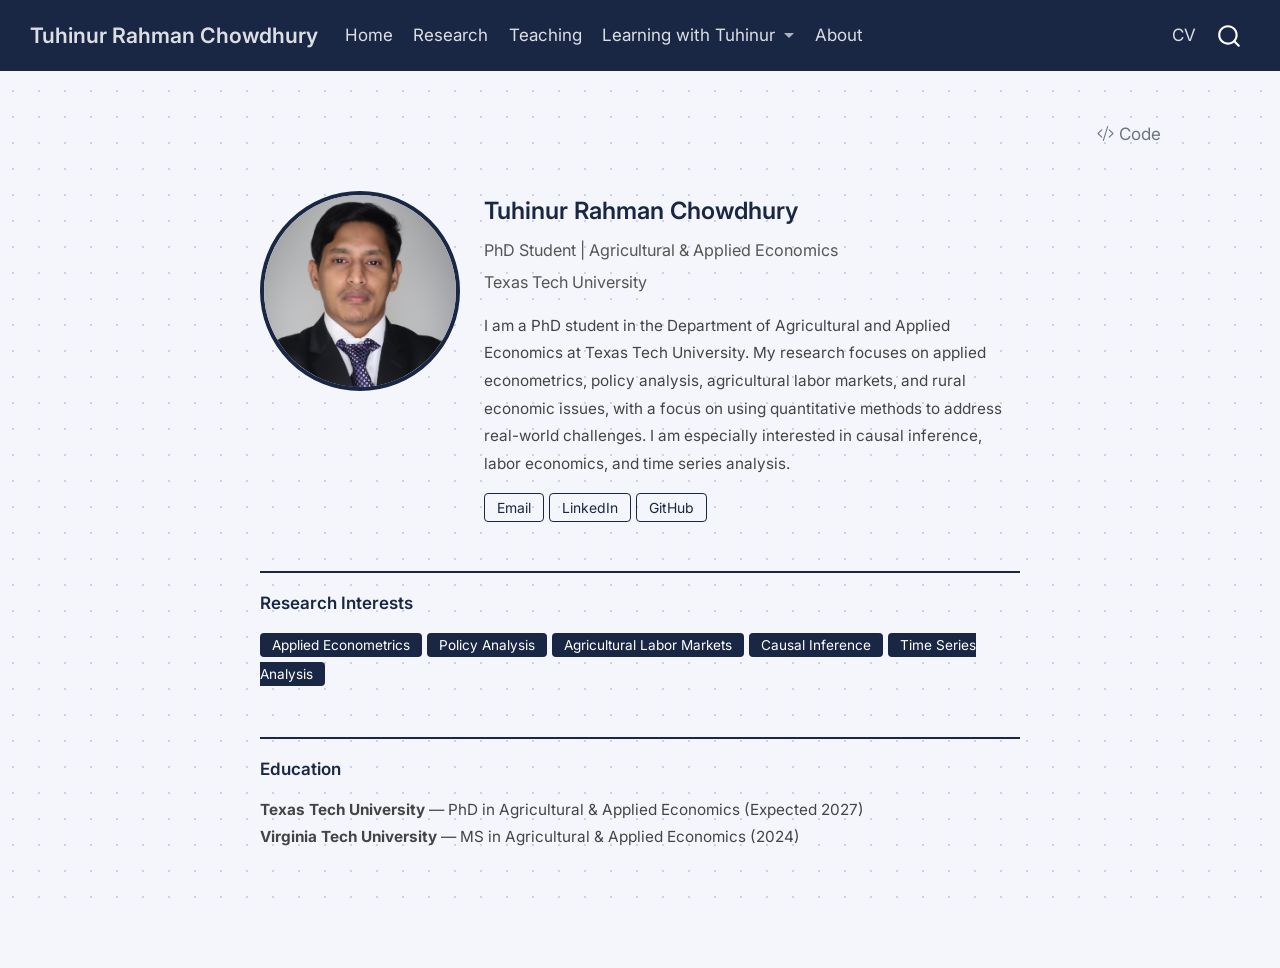
<file: docs/about.html>
<!DOCTYPE html>
<html xmlns="http://www.w3.org/1999/xhtml" lang="en" xml:lang="en"><head>

<meta charset="utf-8">
<meta name="generator" content="quarto-1.9.36">

<meta name="viewport" content="width=device-width, initial-scale=1.0, user-scalable=yes">


<title>about – Tuhinur Rahman Chowdhury</title>
<style>
/* Default styles provided by pandoc.
** See https://pandoc.org/MANUAL.html#variables-for-html for config info.
*/
code{white-space: pre-wrap;}
span.smallcaps{font-variant: small-caps;}
div.columns{display: flex; gap: min(4vw, 1.5em);}
div.column{flex: auto; overflow-x: auto;}
div.hanging-indent{margin-left: 1.5em; text-indent: -1.5em;}
ul.task-list{list-style: none;}
ul.task-list li input[type="checkbox"] {
  width: 0.8em;
  margin: 0 0.8em 0.2em -1em; /* quarto-specific, see https://github.com/quarto-dev/quarto-cli/issues/4556 */ 
  vertical-align: middle;
}
/* CSS for syntax highlighting */
html { -webkit-text-size-adjust: 100%; }
pre > code.sourceCode { white-space: pre; position: relative; }
pre > code.sourceCode > span { display: inline-block; line-height: 1.25; }
pre > code.sourceCode > span:empty { height: 1.2em; }
.sourceCode { overflow: visible; }
code.sourceCode > span { color: inherit; text-decoration: inherit; }
div.sourceCode { margin: 1em 0; }
pre.sourceCode { margin: 0; }
@media screen {
div.sourceCode { overflow: auto; }
}
@media print {
pre > code.sourceCode { white-space: pre-wrap; }
pre > code.sourceCode > span { text-indent: -5em; padding-left: 5em; }
}
pre.numberSource code
  { counter-reset: source-line 0; }
pre.numberSource code > span
  { position: relative; left: -4em; counter-increment: source-line; }
pre.numberSource code > span > a:first-child::before
  { content: counter(source-line);
    position: relative; left: -1em; text-align: right; vertical-align: baseline;
    border: none; display: inline-block;
    -webkit-touch-callout: none; -webkit-user-select: none;
    -khtml-user-select: none; -moz-user-select: none;
    -ms-user-select: none; user-select: none;
    padding: 0 4px; width: 4em;
  }
pre.numberSource { margin-left: 3em;  padding-left: 4px; }
div.sourceCode
  {   }
@media screen {
pre > code.sourceCode > span > a:first-child::before { text-decoration: underline; }
}
</style>


<script src="site_libs/quarto-nav/quarto-nav.js"></script>
<script src="site_libs/quarto-nav/headroom.min.js"></script>
<script src="site_libs/clipboard/clipboard.min.js"></script>
<script src="site_libs/quarto-search/autocomplete.umd.js"></script>
<script src="site_libs/quarto-search/fuse.min.js"></script>
<script src="site_libs/quarto-search/quarto-search.js"></script>
<meta name="quarto:offset" content="./">
<script src="site_libs/quarto-html/quarto.js" type="module"></script>
<script src="site_libs/quarto-html/tabsets/tabsets.js" type="module"></script>
<script src="site_libs/quarto-html/popper.min.js"></script>
<script src="site_libs/quarto-html/tippy.umd.min.js"></script>
<script src="site_libs/quarto-html/anchor.min.js"></script>
<link href="site_libs/quarto-html/tippy.css" rel="stylesheet">
<link href="site_libs/quarto-html/quarto-syntax-highlighting-845c23b38eaddc0f92fda52bfe77a8c8.css" rel="stylesheet" id="quarto-text-highlighting-styles">
<script src="site_libs/bootstrap/bootstrap.min.js"></script>
<link href="site_libs/bootstrap/bootstrap-icons.css" rel="stylesheet">
<link href="site_libs/bootstrap/bootstrap-47b13caf589ca35fbf8d9eb3292ab7b1.min.css" rel="stylesheet" append-hash="true" id="quarto-bootstrap" data-mode="light">
<script id="quarto-search-options" type="application/json">{
  "location": "navbar",
  "copy-button": false,
  "collapse-after": 3,
  "panel-placement": "end",
  "type": "overlay",
  "limit": 50,
  "keyboard-shortcut": [
    "f",
    "/",
    "s"
  ],
  "show-item-context": false,
  "language": {
    "search-no-results-text": "No results",
    "search-matching-documents-text": "matching documents",
    "search-copy-link-title": "Copy link to search",
    "search-hide-matches-text": "Hide additional matches",
    "search-more-match-text": "more match in this document",
    "search-more-matches-text": "more matches in this document",
    "search-clear-button-title": "Clear",
    "search-text-placeholder": "",
    "search-detached-cancel-button-title": "Cancel",
    "search-submit-button-title": "Submit",
    "search-label": "Search"
  }
}</script>


</head>

<body class="nav-fixed quarto-light">

<div id="quarto-search-results"></div>
  <header id="quarto-header" class="headroom fixed-top">
    <nav class="navbar navbar-expand-lg " data-bs-theme="dark">
      <div class="navbar-container container-fluid">
      <div class="navbar-brand-container mx-auto">
    <a class="navbar-brand" href="./index.html">
    <span class="navbar-title">Tuhinur Rahman Chowdhury</span>
    </a>
  </div>
            <div id="quarto-search" class="" title="Search"></div>
          <button class="navbar-toggler" type="button" data-bs-toggle="collapse" data-bs-target="#navbarCollapse" aria-controls="navbarCollapse" role="menu" aria-expanded="false" aria-label="Toggle navigation" onclick="if (window.quartoToggleHeadroom) { window.quartoToggleHeadroom(); }">
  <span class="navbar-toggler-icon"></span>
</button>
          <div class="collapse navbar-collapse" id="navbarCollapse">
            <ul class="navbar-nav navbar-nav-scroll me-auto">
  <li class="nav-item">
    <a class="nav-link" href="./index.html"> 
<span class="menu-text">Home</span></a>
  </li>  
  <li class="nav-item">
    <a class="nav-link" href="./research.html"> 
<span class="menu-text">Research</span></a>
  </li>  
  <li class="nav-item">
    <a class="nav-link" href="./teaching.html"> 
<span class="menu-text">Teaching</span></a>
  </li>  
  <li class="nav-item dropdown ">
    <a class="nav-link dropdown-toggle" href="#" id="nav-menu-learning-with-tuhinur" role="link" data-bs-toggle="dropdown" aria-expanded="false">
 <span class="menu-text">Learning with Tuhinur</span>
    </a>
    <ul class="dropdown-menu" aria-labelledby="nav-menu-learning-with-tuhinur">    
        <li>
    <a class="dropdown-item" href="./causal-modeling.html">
 <span class="dropdown-text">Causal Modeling</span></a>
  </li>  
        <li>
    <a class="dropdown-item" href="./big-data-ml.html">
 <span class="dropdown-text">Big Data &amp; Machine Learning</span></a>
  </li>  
        <li>
    <a class="dropdown-item" href="./time-series.html">
 <span class="dropdown-text">Time Series Forecasting</span></a>
  </li>  
    </ul>
  </li>
  <li class="nav-item">
    <a class="nav-link active" href="./about.html" aria-current="page"> 
<span class="menu-text">About</span></a>
  </li>  
</ul>
            <ul class="navbar-nav navbar-nav-scroll ms-auto">
  <li class="nav-item">
    <a class="nav-link" href="./cv.html"> 
<span class="menu-text">CV</span></a>
  </li>  
</ul>
          </div> <!-- /navcollapse -->
            <div class="quarto-navbar-tools">
</div>
      </div> <!-- /container-fluid -->
    </nav>
</header>
<!-- content -->
<div id="quarto-content" class="quarto-container page-columns page-rows-contents page-layout-full page-navbar">
<!-- sidebar -->
<!-- margin-sidebar -->
    
<!-- main -->
<main class="content column-page" id="quarto-document-content"><header id="title-block-header" class="quarto-title-block"><h1 class="title display-7"></h1></header><div class="quarto-title-block"><div class="quarto-title-tools-only"><button type="button" class="btn code-tools-button" id="quarto-code-tools-source"><i class="bi"></i> Code</button></div></div>




<div style="max-width:800px; margin:40px auto; padding:0 20px;">
<div style="display:flex; gap:24px; align-items:flex-start;">
<img src="profile.jpg" style="width:200px; height:200px; border-radius:50%; object-fit:cover; object-position:center 20%; border:4px solid #1a2744; flex-shrink:0; display:block;">
<div>
<div style="font-size:1.4rem; font-weight:600; color:#1a2744; margin-bottom:6px;">
Tuhinur Rahman Chowdhury
</div>
<div style="font-size:0.95rem; color:#555; margin-bottom:4px;">
PhD Student | Agricultural &amp; Applied Economics
</div>
<div style="font-size:0.95rem; color:#555; margin-bottom:16px;">
Texas Tech University
</div>
<div style="font-size:0.9rem; color:#444; line-height:1.8; margin-bottom:16px;">
I am a PhD student in the Department of Agricultural and Applied Economics at Texas Tech University. My research focuses on applied econometrics, policy analysis, agricultural labor markets, and rural economic issues, with a focus on using quantitative methods to address real-world challenges. I am especially interested in causal inference, labor economics, and time series analysis.
</div>
<div style="display:flex; gap:10px; flex-wrap:wrap;">
<p><a href="mailto:tuhchowd@ttu.edu" style="font-size:0.82rem; color:#1a2744; text-decoration:none; border:1px solid #1a2744; padding:5px 12px; border-radius:4px;">Email</a> <a href="https://www.linkedin.com/in/tuhinchy" style="font-size:0.82rem; color:#1a2744; text-decoration:none; border:1px solid #1a2744; padding:5px 12px; border-radius:4px;">LinkedIn</a> <a href="https://github.com/tuhinchy" style="font-size:0.82rem; color:#1a2744; text-decoration:none; border:1px solid #1a2744; padding:5px 12px; border-radius:4px;">GitHub</a></p>
</div>
</div>
</div>
<div style="margin-top:32px; border-top:2px solid #1a2744; padding-top:16px;">
<div style="font-size:1rem; font-weight:600; color:#1a2744; margin-bottom:12px;">
Research Interests
</div>
<div style="display:flex; gap:8px; flex-wrap:wrap;">
<p><span style="background:#1a2744; color:white; font-size:0.8rem; padding:4px 12px; border-radius:4px;">Applied Econometrics</span> <span style="background:#1a2744; color:white; font-size:0.8rem; padding:4px 12px; border-radius:4px;">Policy Analysis</span> <span style="background:#1a2744; color:white; font-size:0.8rem; padding:4px 12px; border-radius:4px;">Agricultural Labor Markets</span> <span style="background:#1a2744; color:white; font-size:0.8rem; padding:4px 12px; border-radius:4px;">Causal Inference</span> <span style="background:#1a2744; color:white; font-size:0.8rem; padding:4px 12px; border-radius:4px;">Time Series Analysis</span></p>
</div>
</div>
<div style="margin-top:32px; border-top:2px solid #1a2744; padding-top:16px;">
<div style="font-size:1rem; font-weight:600; color:#1a2744; margin-bottom:12px;">
Education
</div>
<div style="font-size:0.9rem; color:#444; line-height:1.8;">
<div>
<strong>Texas Tech University</strong> — PhD in Agricultural &amp; Applied Economics (Expected 2027)
</div>
<div>
<strong>Virginia Tech University</strong> — MS in Agricultural &amp; Applied Economics (2024)
</div>
</div>
</div>
</div>


<!-- -->


</main> <!-- /main -->
<script id="quarto-html-after-body" type="application/javascript">
  window.document.addEventListener("DOMContentLoaded", function (event) {
    const icon = "";
    const anchorJS = new window.AnchorJS();
    anchorJS.options = {
      placement: 'right',
      icon: icon
    };
    anchorJS.add('.anchored');
    const isCodeAnnotation = (el) => {
      for (const clz of el.classList) {
        if (clz.startsWith('code-annotation-')) {                     
          return true;
        }
      }
      return false;
    }
    const onCopySuccess = function(e) {
      // button target
      const button = e.trigger;
      // don't keep focus
      button.blur();
      // flash "checked"
      button.classList.add('code-copy-button-checked');
      var currentTitle = button.getAttribute("title");
      button.setAttribute("title", "Copied!");
      let tooltip;
      if (window.bootstrap) {
        button.setAttribute("data-bs-toggle", "tooltip");
        button.setAttribute("data-bs-placement", "left");
        button.setAttribute("data-bs-title", "Copied!");
        tooltip = new bootstrap.Tooltip(button, 
          { trigger: "manual", 
            customClass: "code-copy-button-tooltip",
            offset: [0, -8]});
        tooltip.show();    
      }
      setTimeout(function() {
        if (tooltip) {
          tooltip.hide();
          button.removeAttribute("data-bs-title");
          button.removeAttribute("data-bs-toggle");
          button.removeAttribute("data-bs-placement");
        }
        button.setAttribute("title", currentTitle);
        button.classList.remove('code-copy-button-checked');
      }, 1000);
      // clear code selection
      e.clearSelection();
    }
    const getTextToCopy = function(trigger) {
      const outerScaffold = trigger.parentElement.cloneNode(true);
      const codeEl = outerScaffold.querySelector('code');
      for (const childEl of codeEl.children) {
        if (isCodeAnnotation(childEl)) {
          childEl.remove();
        }
      }
      return codeEl.innerText;
    }
    const clipboard = new window.ClipboardJS('.code-copy-button:not([data-in-quarto-modal])', {
      text: getTextToCopy
    });
    clipboard.on('success', onCopySuccess);
    if (window.document.getElementById('quarto-embedded-source-code-modal')) {
      const clipboardModal = new window.ClipboardJS('.code-copy-button[data-in-quarto-modal]', {
        text: getTextToCopy,
        container: window.document.getElementById('quarto-embedded-source-code-modal')
      });
      clipboardModal.on('success', onCopySuccess);
    }
    const viewSource = window.document.getElementById('quarto-view-source') ||
                       window.document.getElementById('quarto-code-tools-source');
    if (viewSource) {
      const sourceUrl = viewSource.getAttribute("data-quarto-source-url");
      viewSource.addEventListener("click", function(e) {
        if (sourceUrl) {
          // rstudio viewer pane
          if (/\bcapabilities=\b/.test(window.location)) {
            window.open(sourceUrl);
          } else {
            window.location.href = sourceUrl;
          }
        } else {
          const modal = new bootstrap.Modal(document.getElementById('quarto-embedded-source-code-modal'));
          modal.show();
        }
        return false;
      });
    }
    function toggleCodeHandler(show) {
      return function(e) {
        const detailsSrc = window.document.querySelectorAll(".cell > details > .sourceCode");
        for (let i=0; i<detailsSrc.length; i++) {
          const details = detailsSrc[i].parentElement;
          if (show) {
            details.open = true;
          } else {
            details.removeAttribute("open");
          }
        }
        const cellCodeDivs = window.document.querySelectorAll(".cell > .sourceCode");
        const fromCls = show ? "hidden" : "unhidden";
        const toCls = show ? "unhidden" : "hidden";
        for (let i=0; i<cellCodeDivs.length; i++) {
          const codeDiv = cellCodeDivs[i];
          if (codeDiv.classList.contains(fromCls)) {
            codeDiv.classList.remove(fromCls);
            codeDiv.classList.add(toCls);
          } 
        }
        return false;
      }
    }
    const hideAllCode = window.document.getElementById("quarto-hide-all-code");
    if (hideAllCode) {
      hideAllCode.addEventListener("click", toggleCodeHandler(false));
    }
    const showAllCode = window.document.getElementById("quarto-show-all-code");
    if (showAllCode) {
      showAllCode.addEventListener("click", toggleCodeHandler(true));
    }
      var localhostRegex = new RegExp(/^(?:http|https):\/\/localhost\:?[0-9]*\//);
      var mailtoRegex = new RegExp(/^mailto:/);
        var filterRegex = new RegExp('/' + window.location.host + '/');
      var isInternal = (href) => {
          return filterRegex.test(href) || localhostRegex.test(href) || mailtoRegex.test(href);
      }
      // Inspect non-navigation links and adorn them if external
     var links = window.document.querySelectorAll('a[href]:not(.nav-link):not(.navbar-brand):not(.toc-action):not(.sidebar-link):not(.sidebar-item-toggle):not(.pagination-link):not(.no-external):not([aria-hidden]):not(.dropdown-item):not(.quarto-navigation-tool):not(.about-link)');
      for (var i=0; i<links.length; i++) {
        const link = links[i];
        if (!isInternal(link.href)) {
          // undo the damage that might have been done by quarto-nav.js in the case of
          // links that we want to consider external
          if (link.dataset.originalHref !== undefined) {
            link.href = link.dataset.originalHref;
          }
        }
      }
    function tippyHover(el, contentFn, onTriggerFn, onUntriggerFn) {
      const config = {
        allowHTML: true,
        maxWidth: 500,
        delay: 100,
        arrow: false,
        appendTo: function(el) {
            return el.parentElement;
        },
        interactive: true,
        interactiveBorder: 10,
        theme: 'quarto',
        placement: 'bottom-start',
      };
      if (contentFn) {
        config.content = contentFn;
      }
      if (onTriggerFn) {
        config.onTrigger = onTriggerFn;
      }
      if (onUntriggerFn) {
        config.onUntrigger = onUntriggerFn;
      }
      window.tippy(el, config); 
    }
    const noterefs = window.document.querySelectorAll('a[role="doc-noteref"]');
    for (var i=0; i<noterefs.length; i++) {
      const ref = noterefs[i];
      tippyHover(ref, function() {
        // use id or data attribute instead here
        let href = ref.getAttribute('data-footnote-href') || ref.getAttribute('href');
        try { href = new URL(href).hash; } catch {}
        const id = href.replace(/^#\/?/, "");
        const note = window.document.getElementById(id);
        if (note) {
          return note.innerHTML;
        } else {
          return "";
        }
      });
    }
    const xrefs = window.document.querySelectorAll('a.quarto-xref');
    const processXRef = (id, note) => {
      // Strip column container classes
      const stripColumnClz = (el) => {
        el.classList.remove("page-full", "page-columns");
        if (el.children) {
          for (const child of el.children) {
            stripColumnClz(child);
          }
        }
      }
      stripColumnClz(note)
      if (id === null || id.startsWith('sec-')) {
        // Special case sections, only their first couple elements
        const container = document.createElement("div");
        if (note.children && note.children.length > 2) {
          container.appendChild(note.children[0].cloneNode(true));
          for (let i = 1; i < note.children.length; i++) {
            const child = note.children[i];
            if (child.tagName === "P" && child.innerText === "") {
              continue;
            } else {
              container.appendChild(child.cloneNode(true));
              break;
            }
          }
          if (window.Quarto?.typesetMath) {
            window.Quarto.typesetMath(container);
          }
          return container.innerHTML
        } else {
          if (window.Quarto?.typesetMath) {
            window.Quarto.typesetMath(note);
          }
          return note.innerHTML;
        }
      } else {
        // Remove any anchor links if they are present
        const anchorLink = note.querySelector('a.anchorjs-link');
        if (anchorLink) {
          anchorLink.remove();
        }
        if (window.Quarto?.typesetMath) {
          window.Quarto.typesetMath(note);
        }
        if (note.classList.contains("callout")) {
          return note.outerHTML;
        } else {
          return note.innerHTML;
        }
      }
    }
    for (var i=0; i<xrefs.length; i++) {
      const xref = xrefs[i];
      tippyHover(xref, undefined, function(instance) {
        instance.disable();
        let url = xref.getAttribute('href');
        let hash = undefined; 
        if (url.startsWith('#')) {
          hash = url;
        } else {
          try { hash = new URL(url).hash; } catch {}
        }
        if (hash) {
          const id = hash.replace(/^#\/?/, "");
          const note = window.document.getElementById(id);
          if (note !== null) {
            try {
              const html = processXRef(id, note.cloneNode(true));
              instance.setContent(html);
            } finally {
              instance.enable();
              instance.show();
            }
          } else {
            // See if we can fetch this
            fetch(url.split('#')[0])
            .then(res => res.text())
            .then(html => {
              const parser = new DOMParser();
              const htmlDoc = parser.parseFromString(html, "text/html");
              const note = htmlDoc.getElementById(id);
              if (note !== null) {
                const html = processXRef(id, note);
                instance.setContent(html);
              } 
            }).finally(() => {
              instance.enable();
              instance.show();
            });
          }
        } else {
          // See if we can fetch a full url (with no hash to target)
          // This is a special case and we should probably do some content thinning / targeting
          fetch(url)
          .then(res => res.text())
          .then(html => {
            const parser = new DOMParser();
            const htmlDoc = parser.parseFromString(html, "text/html");
            const note = htmlDoc.querySelector('main.content');
            if (note !== null) {
              // This should only happen for chapter cross references
              // (since there is no id in the URL)
              // remove the first header
              if (note.children.length > 0 && note.children[0].tagName === "HEADER") {
                note.children[0].remove();
              }
              const html = processXRef(null, note);
              instance.setContent(html);
            } 
          }).finally(() => {
            instance.enable();
            instance.show();
          });
        }
      }, function(instance) {
      });
    }
        let selectedAnnoteEl;
        const selectorForAnnotation = ( cell, annotation) => {
          let cellAttr = 'data-code-cell="' + cell + '"';
          let lineAttr = 'data-code-annotation="' +  annotation + '"';
          const selector = 'span[' + cellAttr + '][' + lineAttr + ']';
          return selector;
        }
        const selectCodeLines = (annoteEl) => {
          const doc = window.document;
          const targetCell = annoteEl.getAttribute("data-target-cell");
          const targetAnnotation = annoteEl.getAttribute("data-target-annotation");
          const annoteSpan = window.document.querySelector(selectorForAnnotation(targetCell, targetAnnotation));
          const lines = annoteSpan.getAttribute("data-code-lines").split(",");
          const lineIds = lines.map((line) => {
            return targetCell + "-" + line;
          })
          let top = null;
          let height = null;
          let parent = null;
          if (lineIds.length > 0) {
              //compute the position of the single el (top and bottom and make a div)
              const el = window.document.getElementById(lineIds[0]);
              top = el.offsetTop;
              height = el.offsetHeight;
              parent = el.parentElement.parentElement;
            if (lineIds.length > 1) {
              const lastEl = window.document.getElementById(lineIds[lineIds.length - 1]);
              const bottom = lastEl.offsetTop + lastEl.offsetHeight;
              height = bottom - top;
            }
            if (top !== null && height !== null && parent !== null) {
              // cook up a div (if necessary) and position it 
              let div = window.document.getElementById("code-annotation-line-highlight");
              if (div === null) {
                div = window.document.createElement("div");
                div.setAttribute("id", "code-annotation-line-highlight");
                div.style.position = 'absolute';
                parent.appendChild(div);
              }
              div.style.top = top - 2 + "px";
              div.style.height = height + 4 + "px";
              div.style.left = 0;
              let gutterDiv = window.document.getElementById("code-annotation-line-highlight-gutter");
              if (gutterDiv === null) {
                gutterDiv = window.document.createElement("div");
                gutterDiv.setAttribute("id", "code-annotation-line-highlight-gutter");
                gutterDiv.style.position = 'absolute';
                const codeCell = window.document.getElementById(targetCell);
                const gutter = codeCell.querySelector('.code-annotation-gutter');
                gutter.appendChild(gutterDiv);
              }
              gutterDiv.style.top = top - 2 + "px";
              gutterDiv.style.height = height + 4 + "px";
            }
            selectedAnnoteEl = annoteEl;
          }
        };
        const unselectCodeLines = () => {
          const elementsIds = ["code-annotation-line-highlight", "code-annotation-line-highlight-gutter"];
          elementsIds.forEach((elId) => {
            const div = window.document.getElementById(elId);
            if (div) {
              div.remove();
            }
          });
          selectedAnnoteEl = undefined;
        };
          // Handle positioning of the toggle
      window.addEventListener(
        "resize",
        throttle(() => {
          elRect = undefined;
          if (selectedAnnoteEl) {
            selectCodeLines(selectedAnnoteEl);
          }
        }, 10)
      );
      function throttle(fn, ms) {
      let throttle = false;
      let timer;
        return (...args) => {
          if(!throttle) { // first call gets through
              fn.apply(this, args);
              throttle = true;
          } else { // all the others get throttled
              if(timer) clearTimeout(timer); // cancel #2
              timer = setTimeout(() => {
                fn.apply(this, args);
                timer = throttle = false;
              }, ms);
          }
        };
      }
        // Attach click handler to the DT
        const annoteDls = window.document.querySelectorAll('dt[data-target-cell]');
        for (const annoteDlNode of annoteDls) {
          annoteDlNode.addEventListener('click', (event) => {
            const clickedEl = event.target;
            if (clickedEl !== selectedAnnoteEl) {
              unselectCodeLines();
              const activeEl = window.document.querySelector('dt[data-target-cell].code-annotation-active');
              if (activeEl) {
                activeEl.classList.remove('code-annotation-active');
              }
              selectCodeLines(clickedEl);
              clickedEl.classList.add('code-annotation-active');
            } else {
              // Unselect the line
              unselectCodeLines();
              clickedEl.classList.remove('code-annotation-active');
            }
          });
        }
    const findCites = (el) => {
      const parentEl = el.parentElement;
      if (parentEl) {
        const cites = parentEl.dataset.cites;
        if (cites) {
          return {
            el,
            cites: cites.split(' ')
          };
        } else {
          return findCites(el.parentElement)
        }
      } else {
        return undefined;
      }
    };
    var bibliorefs = window.document.querySelectorAll('a[role="doc-biblioref"]');
    for (var i=0; i<bibliorefs.length; i++) {
      const ref = bibliorefs[i];
      const citeInfo = findCites(ref);
      if (citeInfo) {
        tippyHover(citeInfo.el, function() {
          var popup = window.document.createElement('div');
          citeInfo.cites.forEach(function(cite) {
            var citeDiv = window.document.createElement('div');
            citeDiv.classList.add('hanging-indent');
            citeDiv.classList.add('csl-entry');
            var biblioDiv = window.document.getElementById('ref-' + cite);
            if (biblioDiv) {
              citeDiv.innerHTML = biblioDiv.innerHTML;
            }
            popup.appendChild(citeDiv);
          });
          return popup.innerHTML;
        });
      }
    }
  });
  </script><div class="modal fade" id="quarto-embedded-source-code-modal" tabindex="-1" aria-labelledby="quarto-embedded-source-code-modal-label" aria-hidden="true"><div class="modal-dialog modal-dialog-scrollable"><div class="modal-content"><div class="modal-header"><h5 class="modal-title" id="quarto-embedded-source-code-modal-label">Source Code</h5><button class="btn-close" data-bs-dismiss="modal"></button></div><div class="modal-body"><div class="">
<div class="code-copy-outer-scaffold"><div class="sourceCode" id="cb1" data-shortcodes="false"><pre class="sourceCode markdown code-with-copy"><code class="sourceCode markdown"><span id="cb1-1"><a href="#cb1-1" aria-hidden="true" tabindex="-1"></a><span class="co">---</span></span>
<span id="cb1-2"><a href="#cb1-2" aria-hidden="true" tabindex="-1"></a><span class="an">title:</span><span class="co"> ""</span></span>
<span id="cb1-3"><a href="#cb1-3" aria-hidden="true" tabindex="-1"></a><span class="an">page-layout:</span><span class="co"> full</span></span>
<span id="cb1-4"><a href="#cb1-4" aria-hidden="true" tabindex="-1"></a><span class="an">toc:</span><span class="co"> false</span></span>
<span id="cb1-5"><a href="#cb1-5" aria-hidden="true" tabindex="-1"></a><span class="co">---</span></span>
<span id="cb1-6"><a href="#cb1-6" aria-hidden="true" tabindex="-1"></a></span>
<span id="cb1-7"><a href="#cb1-7" aria-hidden="true" tabindex="-1"></a><span class="dt">&lt;</span><span class="kw">div</span><span class="ot"> style</span><span class="op">=</span><span class="st">"max-width:800px; margin:40px auto; padding:0 20px;"</span><span class="dt">&gt;</span></span>
<span id="cb1-8"><a href="#cb1-8" aria-hidden="true" tabindex="-1"></a><span class="dt">&lt;</span><span class="kw">div</span><span class="ot"> style</span><span class="op">=</span><span class="st">"display:flex; gap:24px; align-items:flex-start;"</span><span class="dt">&gt;</span></span>
<span id="cb1-9"><a href="#cb1-9" aria-hidden="true" tabindex="-1"></a><span class="dt">&lt;</span><span class="kw">img</span><span class="ot"> src</span><span class="op">=</span><span class="st">"profile.jpg"</span><span class="ot"> style</span><span class="op">=</span><span class="st">"width:200px; height:200px; border-radius:50%; object-fit:cover; object-position:center 20%; border:4px solid #1a2744; flex-shrink:0; display:block;"</span><span class="dt">&gt;</span></span>
<span id="cb1-10"><a href="#cb1-10" aria-hidden="true" tabindex="-1"></a><span class="dt">&lt;</span><span class="kw">div</span><span class="dt">&gt;</span></span>
<span id="cb1-11"><a href="#cb1-11" aria-hidden="true" tabindex="-1"></a><span class="dt">&lt;</span><span class="kw">div</span><span class="ot"> style</span><span class="op">=</span><span class="st">"font-size:1.4rem; font-weight:600; color:#1a2744; margin-bottom:6px;"</span><span class="dt">&gt;</span>Tuhinur Rahman Chowdhury<span class="dt">&lt;/</span><span class="kw">div</span><span class="dt">&gt;</span></span>
<span id="cb1-12"><a href="#cb1-12" aria-hidden="true" tabindex="-1"></a><span class="dt">&lt;</span><span class="kw">div</span><span class="ot"> style</span><span class="op">=</span><span class="st">"font-size:0.95rem; color:#555; margin-bottom:4px;"</span><span class="dt">&gt;</span>PhD Student | Agricultural &amp; Applied Economics<span class="dt">&lt;/</span><span class="kw">div</span><span class="dt">&gt;</span></span>
<span id="cb1-13"><a href="#cb1-13" aria-hidden="true" tabindex="-1"></a><span class="dt">&lt;</span><span class="kw">div</span><span class="ot"> style</span><span class="op">=</span><span class="st">"font-size:0.95rem; color:#555; margin-bottom:16px;"</span><span class="dt">&gt;</span>Texas Tech University<span class="dt">&lt;/</span><span class="kw">div</span><span class="dt">&gt;</span></span>
<span id="cb1-14"><a href="#cb1-14" aria-hidden="true" tabindex="-1"></a><span class="dt">&lt;</span><span class="kw">div</span><span class="ot"> style</span><span class="op">=</span><span class="st">"font-size:0.9rem; color:#444; line-height:1.8; margin-bottom:16px;"</span><span class="dt">&gt;</span>I am a PhD student in the Department of Agricultural and Applied Economics at Texas Tech University. My research focuses on applied econometrics, policy analysis, agricultural labor markets, and rural economic issues, with a focus on using quantitative methods to address real-world challenges. I am especially interested in causal inference, labor economics, and time series analysis.<span class="dt">&lt;/</span><span class="kw">div</span><span class="dt">&gt;</span></span>
<span id="cb1-15"><a href="#cb1-15" aria-hidden="true" tabindex="-1"></a><span class="dt">&lt;</span><span class="kw">div</span><span class="ot"> style</span><span class="op">=</span><span class="st">"display:flex; gap:10px; flex-wrap:wrap;"</span><span class="dt">&gt;</span></span>
<span id="cb1-16"><a href="#cb1-16" aria-hidden="true" tabindex="-1"></a><span class="dt">&lt;</span><span class="kw">a</span><span class="ot"> href</span><span class="op">=</span><span class="st">"mailto:tuhchowd@ttu.edu"</span><span class="ot"> style</span><span class="op">=</span><span class="st">"font-size:0.82rem; color:#1a2744; text-decoration:none; border:1px solid #1a2744; padding:5px 12px; border-radius:4px;"</span><span class="dt">&gt;</span>Email<span class="dt">&lt;/</span><span class="kw">a</span><span class="dt">&gt;</span></span>
<span id="cb1-17"><a href="#cb1-17" aria-hidden="true" tabindex="-1"></a><span class="dt">&lt;</span><span class="kw">a</span><span class="ot"> href</span><span class="op">=</span><span class="st">"https://www.linkedin.com/in/tuhinchy"</span><span class="ot"> style</span><span class="op">=</span><span class="st">"font-size:0.82rem; color:#1a2744; text-decoration:none; border:1px solid #1a2744; padding:5px 12px; border-radius:4px;"</span><span class="dt">&gt;</span>LinkedIn<span class="dt">&lt;/</span><span class="kw">a</span><span class="dt">&gt;</span></span>
<span id="cb1-18"><a href="#cb1-18" aria-hidden="true" tabindex="-1"></a><span class="dt">&lt;</span><span class="kw">a</span><span class="ot"> href</span><span class="op">=</span><span class="st">"https://github.com/tuhinchy"</span><span class="ot"> style</span><span class="op">=</span><span class="st">"font-size:0.82rem; color:#1a2744; text-decoration:none; border:1px solid #1a2744; padding:5px 12px; border-radius:4px;"</span><span class="dt">&gt;</span>GitHub<span class="dt">&lt;/</span><span class="kw">a</span><span class="dt">&gt;</span></span>
<span id="cb1-19"><a href="#cb1-19" aria-hidden="true" tabindex="-1"></a><span class="dt">&lt;/</span><span class="kw">div</span><span class="dt">&gt;</span></span>
<span id="cb1-20"><a href="#cb1-20" aria-hidden="true" tabindex="-1"></a><span class="dt">&lt;/</span><span class="kw">div</span><span class="dt">&gt;</span></span>
<span id="cb1-21"><a href="#cb1-21" aria-hidden="true" tabindex="-1"></a><span class="dt">&lt;/</span><span class="kw">div</span><span class="dt">&gt;</span></span>
<span id="cb1-22"><a href="#cb1-22" aria-hidden="true" tabindex="-1"></a></span>
<span id="cb1-23"><a href="#cb1-23" aria-hidden="true" tabindex="-1"></a><span class="dt">&lt;</span><span class="kw">div</span><span class="ot"> style</span><span class="op">=</span><span class="st">"margin-top:32px; border-top:2px solid #1a2744; padding-top:16px;"</span><span class="dt">&gt;</span></span>
<span id="cb1-24"><a href="#cb1-24" aria-hidden="true" tabindex="-1"></a><span class="dt">&lt;</span><span class="kw">div</span><span class="ot"> style</span><span class="op">=</span><span class="st">"font-size:1rem; font-weight:600; color:#1a2744; margin-bottom:12px;"</span><span class="dt">&gt;</span>Research Interests<span class="dt">&lt;/</span><span class="kw">div</span><span class="dt">&gt;</span></span>
<span id="cb1-25"><a href="#cb1-25" aria-hidden="true" tabindex="-1"></a><span class="dt">&lt;</span><span class="kw">div</span><span class="ot"> style</span><span class="op">=</span><span class="st">"display:flex; gap:8px; flex-wrap:wrap;"</span><span class="dt">&gt;</span></span>
<span id="cb1-26"><a href="#cb1-26" aria-hidden="true" tabindex="-1"></a><span class="dt">&lt;</span><span class="kw">span</span><span class="ot"> style</span><span class="op">=</span><span class="st">"background:#1a2744; color:white; font-size:0.8rem; padding:4px 12px; border-radius:4px;"</span><span class="dt">&gt;</span>Applied Econometrics<span class="dt">&lt;/</span><span class="kw">span</span><span class="dt">&gt;</span></span>
<span id="cb1-27"><a href="#cb1-27" aria-hidden="true" tabindex="-1"></a><span class="dt">&lt;</span><span class="kw">span</span><span class="ot"> style</span><span class="op">=</span><span class="st">"background:#1a2744; color:white; font-size:0.8rem; padding:4px 12px; border-radius:4px;"</span><span class="dt">&gt;</span>Policy Analysis<span class="dt">&lt;/</span><span class="kw">span</span><span class="dt">&gt;</span></span>
<span id="cb1-28"><a href="#cb1-28" aria-hidden="true" tabindex="-1"></a><span class="dt">&lt;</span><span class="kw">span</span><span class="ot"> style</span><span class="op">=</span><span class="st">"background:#1a2744; color:white; font-size:0.8rem; padding:4px 12px; border-radius:4px;"</span><span class="dt">&gt;</span>Agricultural Labor Markets<span class="dt">&lt;/</span><span class="kw">span</span><span class="dt">&gt;</span></span>
<span id="cb1-29"><a href="#cb1-29" aria-hidden="true" tabindex="-1"></a><span class="dt">&lt;</span><span class="kw">span</span><span class="ot"> style</span><span class="op">=</span><span class="st">"background:#1a2744; color:white; font-size:0.8rem; padding:4px 12px; border-radius:4px;"</span><span class="dt">&gt;</span>Causal Inference<span class="dt">&lt;/</span><span class="kw">span</span><span class="dt">&gt;</span></span>
<span id="cb1-30"><a href="#cb1-30" aria-hidden="true" tabindex="-1"></a><span class="dt">&lt;</span><span class="kw">span</span><span class="ot"> style</span><span class="op">=</span><span class="st">"background:#1a2744; color:white; font-size:0.8rem; padding:4px 12px; border-radius:4px;"</span><span class="dt">&gt;</span>Time Series Analysis<span class="dt">&lt;/</span><span class="kw">span</span><span class="dt">&gt;</span></span>
<span id="cb1-31"><a href="#cb1-31" aria-hidden="true" tabindex="-1"></a><span class="dt">&lt;/</span><span class="kw">div</span><span class="dt">&gt;</span></span>
<span id="cb1-32"><a href="#cb1-32" aria-hidden="true" tabindex="-1"></a><span class="dt">&lt;/</span><span class="kw">div</span><span class="dt">&gt;</span></span>
<span id="cb1-33"><a href="#cb1-33" aria-hidden="true" tabindex="-1"></a></span>
<span id="cb1-34"><a href="#cb1-34" aria-hidden="true" tabindex="-1"></a><span class="dt">&lt;</span><span class="kw">div</span><span class="ot"> style</span><span class="op">=</span><span class="st">"margin-top:32px; border-top:2px solid #1a2744; padding-top:16px;"</span><span class="dt">&gt;</span></span>
<span id="cb1-35"><a href="#cb1-35" aria-hidden="true" tabindex="-1"></a><span class="dt">&lt;</span><span class="kw">div</span><span class="ot"> style</span><span class="op">=</span><span class="st">"font-size:1rem; font-weight:600; color:#1a2744; margin-bottom:12px;"</span><span class="dt">&gt;</span>Education<span class="dt">&lt;/</span><span class="kw">div</span><span class="dt">&gt;</span></span>
<span id="cb1-36"><a href="#cb1-36" aria-hidden="true" tabindex="-1"></a><span class="dt">&lt;</span><span class="kw">div</span><span class="ot"> style</span><span class="op">=</span><span class="st">"font-size:0.9rem; color:#444; line-height:1.8;"</span><span class="dt">&gt;</span></span>
<span id="cb1-37"><a href="#cb1-37" aria-hidden="true" tabindex="-1"></a><span class="dt">&lt;</span><span class="kw">div</span><span class="dt">&gt;&lt;</span><span class="kw">strong</span><span class="dt">&gt;</span>Texas Tech University<span class="dt">&lt;/</span><span class="kw">strong</span><span class="dt">&gt;</span> — PhD in Agricultural &amp; Applied Economics (Expected 2027)<span class="dt">&lt;/</span><span class="kw">div</span><span class="dt">&gt;</span></span>
<span id="cb1-38"><a href="#cb1-38" aria-hidden="true" tabindex="-1"></a><span class="dt">&lt;</span><span class="kw">div</span><span class="dt">&gt;&lt;</span><span class="kw">strong</span><span class="dt">&gt;</span>Virginia Tech University<span class="dt">&lt;/</span><span class="kw">strong</span><span class="dt">&gt;</span> — MS in Agricultural &amp; Applied Economics (2024)<span class="dt">&lt;/</span><span class="kw">div</span><span class="dt">&gt;</span></span>
<span id="cb1-39"><a href="#cb1-39" aria-hidden="true" tabindex="-1"></a><span class="dt">&lt;/</span><span class="kw">div</span><span class="dt">&gt;</span></span>
<span id="cb1-40"><a href="#cb1-40" aria-hidden="true" tabindex="-1"></a><span class="dt">&lt;/</span><span class="kw">div</span><span class="dt">&gt;</span></span>
<span id="cb1-41"><a href="#cb1-41" aria-hidden="true" tabindex="-1"></a><span class="dt">&lt;/</span><span class="kw">div</span><span class="dt">&gt;</span></span></code></pre></div><button title="Copy to Clipboard" class="code-copy-button" data-in-quarto-modal=""><i class="bi"></i></button></div>
</div></div></div></div></div>
</div> <!-- /content -->




</body></html>
</file>
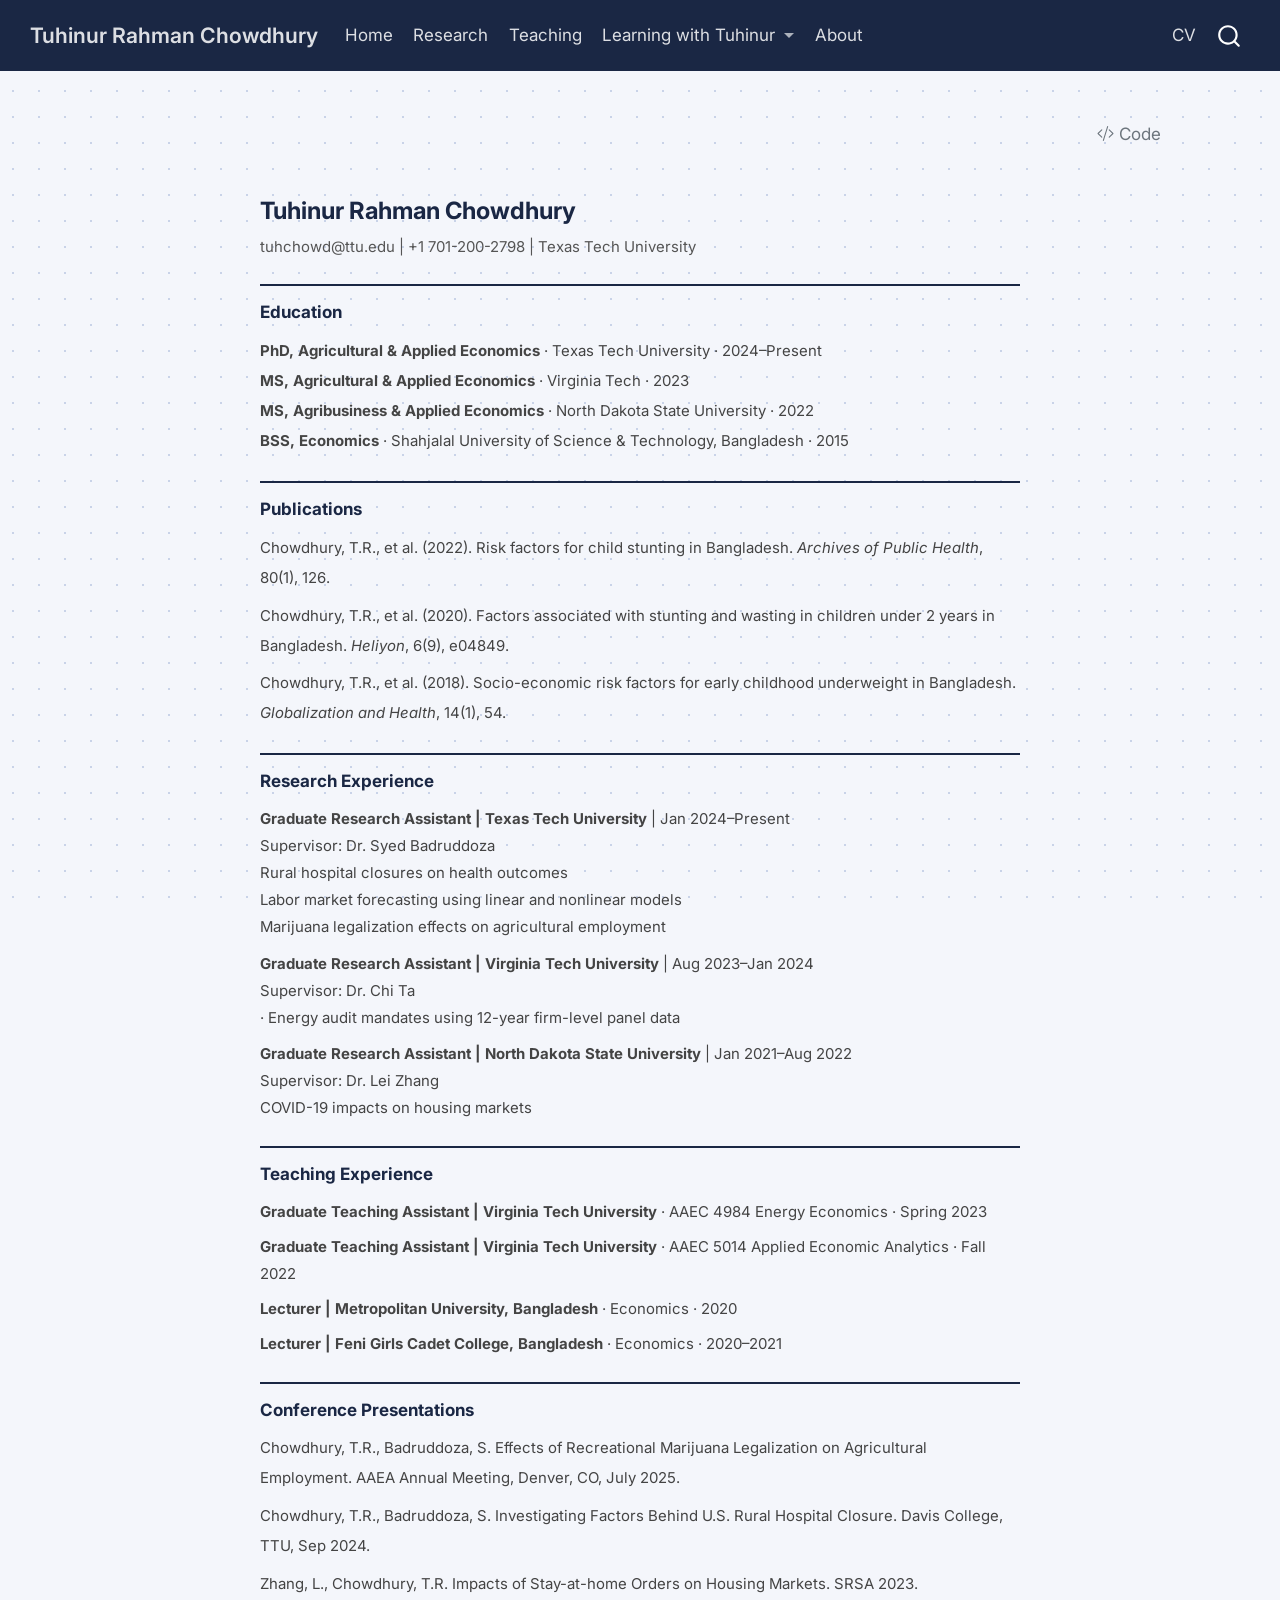
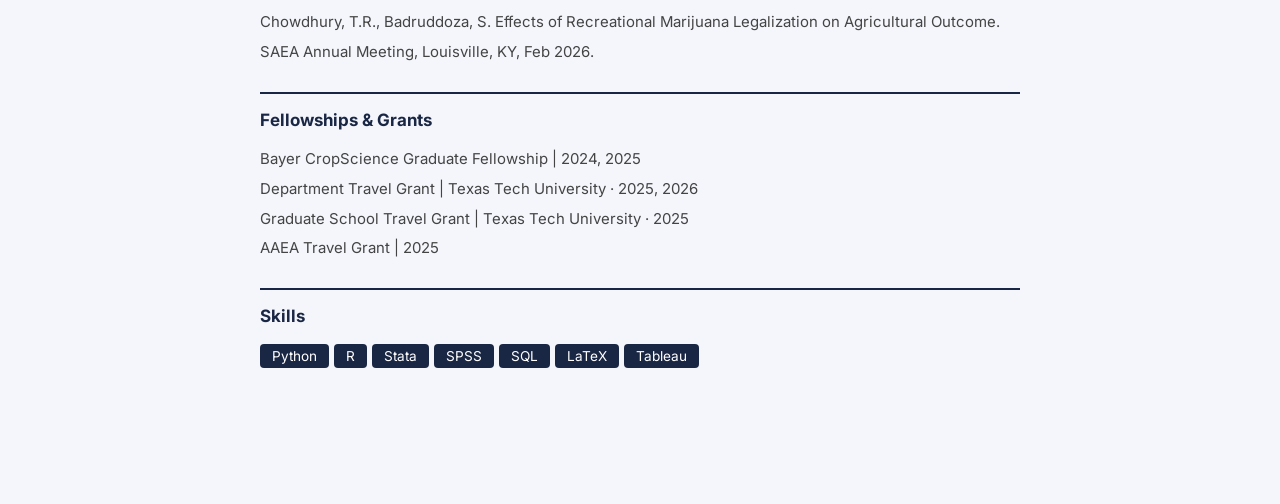
<file: docs/cv.html>
<!DOCTYPE html>
<html xmlns="http://www.w3.org/1999/xhtml" lang="en" xml:lang="en"><head>

<meta charset="utf-8">
<meta name="generator" content="quarto-1.9.36">

<meta name="viewport" content="width=device-width, initial-scale=1.0, user-scalable=yes">


<title>cv – Tuhinur Rahman Chowdhury</title>
<style>
/* Default styles provided by pandoc.
** See https://pandoc.org/MANUAL.html#variables-for-html for config info.
*/
code{white-space: pre-wrap;}
span.smallcaps{font-variant: small-caps;}
div.columns{display: flex; gap: min(4vw, 1.5em);}
div.column{flex: auto; overflow-x: auto;}
div.hanging-indent{margin-left: 1.5em; text-indent: -1.5em;}
ul.task-list{list-style: none;}
ul.task-list li input[type="checkbox"] {
  width: 0.8em;
  margin: 0 0.8em 0.2em -1em; /* quarto-specific, see https://github.com/quarto-dev/quarto-cli/issues/4556 */ 
  vertical-align: middle;
}
/* CSS for syntax highlighting */
html { -webkit-text-size-adjust: 100%; }
pre > code.sourceCode { white-space: pre; position: relative; }
pre > code.sourceCode > span { display: inline-block; line-height: 1.25; }
pre > code.sourceCode > span:empty { height: 1.2em; }
.sourceCode { overflow: visible; }
code.sourceCode > span { color: inherit; text-decoration: inherit; }
div.sourceCode { margin: 1em 0; }
pre.sourceCode { margin: 0; }
@media screen {
div.sourceCode { overflow: auto; }
}
@media print {
pre > code.sourceCode { white-space: pre-wrap; }
pre > code.sourceCode > span { text-indent: -5em; padding-left: 5em; }
}
pre.numberSource code
  { counter-reset: source-line 0; }
pre.numberSource code > span
  { position: relative; left: -4em; counter-increment: source-line; }
pre.numberSource code > span > a:first-child::before
  { content: counter(source-line);
    position: relative; left: -1em; text-align: right; vertical-align: baseline;
    border: none; display: inline-block;
    -webkit-touch-callout: none; -webkit-user-select: none;
    -khtml-user-select: none; -moz-user-select: none;
    -ms-user-select: none; user-select: none;
    padding: 0 4px; width: 4em;
  }
pre.numberSource { margin-left: 3em;  padding-left: 4px; }
div.sourceCode
  {   }
@media screen {
pre > code.sourceCode > span > a:first-child::before { text-decoration: underline; }
}
</style>


<script src="site_libs/quarto-nav/quarto-nav.js"></script>
<script src="site_libs/quarto-nav/headroom.min.js"></script>
<script src="site_libs/clipboard/clipboard.min.js"></script>
<script src="site_libs/quarto-search/autocomplete.umd.js"></script>
<script src="site_libs/quarto-search/fuse.min.js"></script>
<script src="site_libs/quarto-search/quarto-search.js"></script>
<meta name="quarto:offset" content="./">
<script src="site_libs/quarto-html/quarto.js" type="module"></script>
<script src="site_libs/quarto-html/tabsets/tabsets.js" type="module"></script>
<script src="site_libs/quarto-html/popper.min.js"></script>
<script src="site_libs/quarto-html/tippy.umd.min.js"></script>
<script src="site_libs/quarto-html/anchor.min.js"></script>
<link href="site_libs/quarto-html/tippy.css" rel="stylesheet">
<link href="site_libs/quarto-html/quarto-syntax-highlighting-845c23b38eaddc0f92fda52bfe77a8c8.css" rel="stylesheet" id="quarto-text-highlighting-styles">
<script src="site_libs/bootstrap/bootstrap.min.js"></script>
<link href="site_libs/bootstrap/bootstrap-icons.css" rel="stylesheet">
<link href="site_libs/bootstrap/bootstrap-47b13caf589ca35fbf8d9eb3292ab7b1.min.css" rel="stylesheet" append-hash="true" id="quarto-bootstrap" data-mode="light">
<script id="quarto-search-options" type="application/json">{
  "location": "navbar",
  "copy-button": false,
  "collapse-after": 3,
  "panel-placement": "end",
  "type": "overlay",
  "limit": 50,
  "keyboard-shortcut": [
    "f",
    "/",
    "s"
  ],
  "show-item-context": false,
  "language": {
    "search-no-results-text": "No results",
    "search-matching-documents-text": "matching documents",
    "search-copy-link-title": "Copy link to search",
    "search-hide-matches-text": "Hide additional matches",
    "search-more-match-text": "more match in this document",
    "search-more-matches-text": "more matches in this document",
    "search-clear-button-title": "Clear",
    "search-text-placeholder": "",
    "search-detached-cancel-button-title": "Cancel",
    "search-submit-button-title": "Submit",
    "search-label": "Search"
  }
}</script>


</head>

<body class="nav-fixed quarto-light">

<div id="quarto-search-results"></div>
  <header id="quarto-header" class="headroom fixed-top">
    <nav class="navbar navbar-expand-lg " data-bs-theme="dark">
      <div class="navbar-container container-fluid">
      <div class="navbar-brand-container mx-auto">
    <a class="navbar-brand" href="./index.html">
    <span class="navbar-title">Tuhinur Rahman Chowdhury</span>
    </a>
  </div>
            <div id="quarto-search" class="" title="Search"></div>
          <button class="navbar-toggler" type="button" data-bs-toggle="collapse" data-bs-target="#navbarCollapse" aria-controls="navbarCollapse" role="menu" aria-expanded="false" aria-label="Toggle navigation" onclick="if (window.quartoToggleHeadroom) { window.quartoToggleHeadroom(); }">
  <span class="navbar-toggler-icon"></span>
</button>
          <div class="collapse navbar-collapse" id="navbarCollapse">
            <ul class="navbar-nav navbar-nav-scroll me-auto">
  <li class="nav-item">
    <a class="nav-link" href="./index.html"> 
<span class="menu-text">Home</span></a>
  </li>  
  <li class="nav-item">
    <a class="nav-link" href="./research.html"> 
<span class="menu-text">Research</span></a>
  </li>  
  <li class="nav-item">
    <a class="nav-link" href="./teaching.html"> 
<span class="menu-text">Teaching</span></a>
  </li>  
  <li class="nav-item dropdown ">
    <a class="nav-link dropdown-toggle" href="#" id="nav-menu-learning-with-tuhinur" role="link" data-bs-toggle="dropdown" aria-expanded="false">
 <span class="menu-text">Learning with Tuhinur</span>
    </a>
    <ul class="dropdown-menu" aria-labelledby="nav-menu-learning-with-tuhinur">    
        <li>
    <a class="dropdown-item" href="./causal-modeling.html">
 <span class="dropdown-text">Causal Modeling</span></a>
  </li>  
        <li>
    <a class="dropdown-item" href="./big-data-ml.html">
 <span class="dropdown-text">Big Data &amp; Machine Learning</span></a>
  </li>  
        <li>
    <a class="dropdown-item" href="./time-series.html">
 <span class="dropdown-text">Time Series Forecasting</span></a>
  </li>  
    </ul>
  </li>
  <li class="nav-item">
    <a class="nav-link" href="./about.html"> 
<span class="menu-text">About</span></a>
  </li>  
</ul>
            <ul class="navbar-nav navbar-nav-scroll ms-auto">
  <li class="nav-item">
    <a class="nav-link active" href="./cv.html" aria-current="page"> 
<span class="menu-text">CV</span></a>
  </li>  
</ul>
          </div> <!-- /navcollapse -->
            <div class="quarto-navbar-tools">
</div>
      </div> <!-- /container-fluid -->
    </nav>
</header>
<!-- content -->
<div id="quarto-content" class="quarto-container page-columns page-rows-contents page-layout-full page-navbar">
<!-- sidebar -->
<!-- margin-sidebar -->
    
<!-- main -->
<main class="content column-page" id="quarto-document-content"><header id="title-block-header" class="quarto-title-block"><h1 class="title display-7"></h1></header><div class="quarto-title-block"><div class="quarto-title-tools-only"><button type="button" class="btn code-tools-button" id="quarto-code-tools-source"><i class="bi"></i> Code</button></div></div>




<div style="max-width:800px; margin:40px auto; padding:0 20px;">
<div style="font-size:1.4rem; font-weight:700; color:#1a2744; margin-bottom:4px;">
Tuhinur Rahman Chowdhury
</div>
<div style="font-size:0.88rem; color:#555; margin-bottom:16px;">
tuhchowd@ttu.edu | +1 701-200-2798 | Texas Tech University
</div>
<div style="margin-top:24px; border-top:2px solid #1a2744; padding-top:12px;">
<div style="font-size:1rem; font-weight:700; color:#1a2744; margin-bottom:10px;">
Education
</div>
<div style="font-size:0.88rem; color:#444; line-height:2;">
<div>
<strong>PhD, Agricultural &amp; Applied Economics</strong> · Texas Tech University · 2024–Present
</div>
<div>
<strong>MS, Agricultural &amp; Applied Economics</strong> · Virginia Tech · 2023
</div>
<div>
<strong>MS, Agribusiness &amp; Applied Economics</strong> · North Dakota State University · 2022
</div>
<div>
<strong>BSS, Economics</strong> · Shahjalal University of Science &amp; Technology, Bangladesh · 2015
</div>
</div>
</div>
<div style="margin-top:24px; border-top:2px solid #1a2744; padding-top:12px;">
<div style="font-size:1rem; font-weight:700; color:#1a2744; margin-bottom:10px;">
Publications
</div>
<div style="font-size:0.88rem; color:#444; line-height:2;">
<div style="margin-bottom:8px;">
Chowdhury, T.R., et al.&nbsp;(2022). Risk factors for child stunting in Bangladesh. <em>Archives of Public Health</em>, 80(1), 126.
</div>
<div style="margin-bottom:8px;">
Chowdhury, T.R., et al.&nbsp;(2020). Factors associated with stunting and wasting in children under 2 years in Bangladesh. <em>Heliyon</em>, 6(9), e04849.
</div>
<div style="margin-bottom:8px;">
Chowdhury, T.R., et al.&nbsp;(2018). Socio-economic risk factors for early childhood underweight in Bangladesh. <em>Globalization and Health</em>, 14(1), 54.
</div>
</div>
</div>
<div style="margin-top:24px; border-top:2px solid #1a2744; padding-top:12px;">
<div style="font-size:1rem; font-weight:700; color:#1a2744; margin-bottom:10px;">
Research Experience
</div>
<div style="font-size:0.88rem; color:#444; line-height:1.8;">
<div style="margin-bottom:10px;">
<strong>Graduate Research Assistant | Texas Tech University</strong> | Jan 2024–Present<br>Supervisor: Dr.&nbsp;Syed Badruddoza<br> Rural hospital closures on health outcomes<br> Labor market forecasting using linear and nonlinear models<br> Marijuana legalization effects on agricultural employment
</div>
<div style="margin-bottom:10px;">
<strong>Graduate Research Assistant | Virginia Tech University</strong> | Aug 2023–Jan 2024<br>Supervisor: Dr.&nbsp;Chi Ta<br>· Energy audit mandates using 12-year firm-level panel data
</div>
<div style="margin-bottom:10px;">
<strong>Graduate Research Assistant | North Dakota State University</strong> | Jan 2021–Aug 2022<br>Supervisor: Dr.&nbsp;Lei Zhang<br> COVID-19 impacts on housing markets
</div>
</div>
</div>
<div style="margin-top:24px; border-top:2px solid #1a2744; padding-top:12px;">
<div style="font-size:1rem; font-weight:700; color:#1a2744; margin-bottom:10px;">
Teaching Experience
</div>
<div style="font-size:0.88rem; color:#444; line-height:1.8;">
<div style="margin-bottom:8px;">
<strong>Graduate Teaching Assistant | Virginia Tech University</strong> · AAEC 4984 Energy Economics · Spring 2023
</div>
<div style="margin-bottom:8px;">
<strong>Graduate Teaching Assistant | Virginia Tech University</strong> · AAEC 5014 Applied Economic Analytics · Fall 2022
</div>
<div style="margin-bottom:8px;">
<strong>Lecturer | Metropolitan University, Bangladesh</strong> · Economics · 2020
</div>
<div style="margin-bottom:8px;">
<strong>Lecturer | Feni Girls Cadet College, Bangladesh</strong> · Economics · 2020–2021
</div>
</div>
</div>
<div style="margin-top:24px; border-top:2px solid #1a2744; padding-top:12px;">
<div style="font-size:1rem; font-weight:700; color:#1a2744; margin-bottom:10px;">
Conference Presentations
</div>
<div style="font-size:0.88rem; color:#444; line-height:2;">
<div style="margin-bottom:8px;">
Chowdhury, T.R., Badruddoza, S. Effects of Recreational Marijuana Legalization on Agricultural Employment. AAEA Annual Meeting, Denver, CO, July 2025.
</div>
<div style="margin-bottom:8px;">
Chowdhury, T.R., Badruddoza, S. Investigating Factors Behind U.S. Rural Hospital Closure. Davis College, TTU, Sep 2024.
</div>
<div style="margin-bottom:8px;">
Zhang, L., Chowdhury, T.R. Impacts of Stay-at-home Orders on Housing Markets. SRSA 2023.
</div>
<div style="margin-bottom:8px;">
Chowdhury, T.R., Badruddoza, S. Effects of Recreational Marijuana Legalization on Agricultural Outcome. SAEA Annual Meeting, Louisville, KY, Feb 2026.
</div>
</div>
</div>
<div style="margin-top:24px; border-top:2px solid #1a2744; padding-top:12px;">
<div style="font-size:1rem; font-weight:700; color:#1a2744; margin-bottom:10px;">
Fellowships &amp; Grants
</div>
<div style="font-size:0.88rem; color:#444; line-height:2;">
<div>
Bayer CropScience Graduate Fellowship | 2024, 2025
</div>
<div>
Department Travel Grant | Texas Tech University · 2025, 2026
</div>
<div>
Graduate School Travel Grant | Texas Tech University · 2025
</div>
<div>
AAEA Travel Grant | 2025
</div>
</div>
</div>
<div style="margin-top:24px; border-top:2px solid #1a2744; padding-top:12px;">
<div style="font-size:1rem; font-weight:700; color:#1a2744; margin-bottom:10px;">
Skills
</div>
<div style="display:flex; gap:8px; flex-wrap:wrap;">
<p><span style="background:#1a2744; color:white; font-size:0.8rem; padding:4px 12px; border-radius:4px;">Python</span> <span style="background:#1a2744; color:white; font-size:0.8rem; padding:4px 12px; border-radius:4px;">R</span> <span style="background:#1a2744; color:white; font-size:0.8rem; padding:4px 12px; border-radius:4px;">Stata</span> <span style="background:#1a2744; color:white; font-size:0.8rem; padding:4px 12px; border-radius:4px;">SPSS</span> <span style="background:#1a2744; color:white; font-size:0.8rem; padding:4px 12px; border-radius:4px;">SQL</span> <span style="background:#1a2744; color:white; font-size:0.8rem; padding:4px 12px; border-radius:4px;">LaTeX</span> <span style="background:#1a2744; color:white; font-size:0.8rem; padding:4px 12px; border-radius:4px;">Tableau</span></p>
</div>
</div>
</div>


<!-- -->


</main> <!-- /main -->
<script id="quarto-html-after-body" type="application/javascript">
  window.document.addEventListener("DOMContentLoaded", function (event) {
    const icon = "";
    const anchorJS = new window.AnchorJS();
    anchorJS.options = {
      placement: 'right',
      icon: icon
    };
    anchorJS.add('.anchored');
    const isCodeAnnotation = (el) => {
      for (const clz of el.classList) {
        if (clz.startsWith('code-annotation-')) {                     
          return true;
        }
      }
      return false;
    }
    const onCopySuccess = function(e) {
      // button target
      const button = e.trigger;
      // don't keep focus
      button.blur();
      // flash "checked"
      button.classList.add('code-copy-button-checked');
      var currentTitle = button.getAttribute("title");
      button.setAttribute("title", "Copied!");
      let tooltip;
      if (window.bootstrap) {
        button.setAttribute("data-bs-toggle", "tooltip");
        button.setAttribute("data-bs-placement", "left");
        button.setAttribute("data-bs-title", "Copied!");
        tooltip = new bootstrap.Tooltip(button, 
          { trigger: "manual", 
            customClass: "code-copy-button-tooltip",
            offset: [0, -8]});
        tooltip.show();    
      }
      setTimeout(function() {
        if (tooltip) {
          tooltip.hide();
          button.removeAttribute("data-bs-title");
          button.removeAttribute("data-bs-toggle");
          button.removeAttribute("data-bs-placement");
        }
        button.setAttribute("title", currentTitle);
        button.classList.remove('code-copy-button-checked');
      }, 1000);
      // clear code selection
      e.clearSelection();
    }
    const getTextToCopy = function(trigger) {
      const outerScaffold = trigger.parentElement.cloneNode(true);
      const codeEl = outerScaffold.querySelector('code');
      for (const childEl of codeEl.children) {
        if (isCodeAnnotation(childEl)) {
          childEl.remove();
        }
      }
      return codeEl.innerText;
    }
    const clipboard = new window.ClipboardJS('.code-copy-button:not([data-in-quarto-modal])', {
      text: getTextToCopy
    });
    clipboard.on('success', onCopySuccess);
    if (window.document.getElementById('quarto-embedded-source-code-modal')) {
      const clipboardModal = new window.ClipboardJS('.code-copy-button[data-in-quarto-modal]', {
        text: getTextToCopy,
        container: window.document.getElementById('quarto-embedded-source-code-modal')
      });
      clipboardModal.on('success', onCopySuccess);
    }
    const viewSource = window.document.getElementById('quarto-view-source') ||
                       window.document.getElementById('quarto-code-tools-source');
    if (viewSource) {
      const sourceUrl = viewSource.getAttribute("data-quarto-source-url");
      viewSource.addEventListener("click", function(e) {
        if (sourceUrl) {
          // rstudio viewer pane
          if (/\bcapabilities=\b/.test(window.location)) {
            window.open(sourceUrl);
          } else {
            window.location.href = sourceUrl;
          }
        } else {
          const modal = new bootstrap.Modal(document.getElementById('quarto-embedded-source-code-modal'));
          modal.show();
        }
        return false;
      });
    }
    function toggleCodeHandler(show) {
      return function(e) {
        const detailsSrc = window.document.querySelectorAll(".cell > details > .sourceCode");
        for (let i=0; i<detailsSrc.length; i++) {
          const details = detailsSrc[i].parentElement;
          if (show) {
            details.open = true;
          } else {
            details.removeAttribute("open");
          }
        }
        const cellCodeDivs = window.document.querySelectorAll(".cell > .sourceCode");
        const fromCls = show ? "hidden" : "unhidden";
        const toCls = show ? "unhidden" : "hidden";
        for (let i=0; i<cellCodeDivs.length; i++) {
          const codeDiv = cellCodeDivs[i];
          if (codeDiv.classList.contains(fromCls)) {
            codeDiv.classList.remove(fromCls);
            codeDiv.classList.add(toCls);
          } 
        }
        return false;
      }
    }
    const hideAllCode = window.document.getElementById("quarto-hide-all-code");
    if (hideAllCode) {
      hideAllCode.addEventListener("click", toggleCodeHandler(false));
    }
    const showAllCode = window.document.getElementById("quarto-show-all-code");
    if (showAllCode) {
      showAllCode.addEventListener("click", toggleCodeHandler(true));
    }
      var localhostRegex = new RegExp(/^(?:http|https):\/\/localhost\:?[0-9]*\//);
      var mailtoRegex = new RegExp(/^mailto:/);
        var filterRegex = new RegExp('/' + window.location.host + '/');
      var isInternal = (href) => {
          return filterRegex.test(href) || localhostRegex.test(href) || mailtoRegex.test(href);
      }
      // Inspect non-navigation links and adorn them if external
     var links = window.document.querySelectorAll('a[href]:not(.nav-link):not(.navbar-brand):not(.toc-action):not(.sidebar-link):not(.sidebar-item-toggle):not(.pagination-link):not(.no-external):not([aria-hidden]):not(.dropdown-item):not(.quarto-navigation-tool):not(.about-link)');
      for (var i=0; i<links.length; i++) {
        const link = links[i];
        if (!isInternal(link.href)) {
          // undo the damage that might have been done by quarto-nav.js in the case of
          // links that we want to consider external
          if (link.dataset.originalHref !== undefined) {
            link.href = link.dataset.originalHref;
          }
        }
      }
    function tippyHover(el, contentFn, onTriggerFn, onUntriggerFn) {
      const config = {
        allowHTML: true,
        maxWidth: 500,
        delay: 100,
        arrow: false,
        appendTo: function(el) {
            return el.parentElement;
        },
        interactive: true,
        interactiveBorder: 10,
        theme: 'quarto',
        placement: 'bottom-start',
      };
      if (contentFn) {
        config.content = contentFn;
      }
      if (onTriggerFn) {
        config.onTrigger = onTriggerFn;
      }
      if (onUntriggerFn) {
        config.onUntrigger = onUntriggerFn;
      }
      window.tippy(el, config); 
    }
    const noterefs = window.document.querySelectorAll('a[role="doc-noteref"]');
    for (var i=0; i<noterefs.length; i++) {
      const ref = noterefs[i];
      tippyHover(ref, function() {
        // use id or data attribute instead here
        let href = ref.getAttribute('data-footnote-href') || ref.getAttribute('href');
        try { href = new URL(href).hash; } catch {}
        const id = href.replace(/^#\/?/, "");
        const note = window.document.getElementById(id);
        if (note) {
          return note.innerHTML;
        } else {
          return "";
        }
      });
    }
    const xrefs = window.document.querySelectorAll('a.quarto-xref');
    const processXRef = (id, note) => {
      // Strip column container classes
      const stripColumnClz = (el) => {
        el.classList.remove("page-full", "page-columns");
        if (el.children) {
          for (const child of el.children) {
            stripColumnClz(child);
          }
        }
      }
      stripColumnClz(note)
      if (id === null || id.startsWith('sec-')) {
        // Special case sections, only their first couple elements
        const container = document.createElement("div");
        if (note.children && note.children.length > 2) {
          container.appendChild(note.children[0].cloneNode(true));
          for (let i = 1; i < note.children.length; i++) {
            const child = note.children[i];
            if (child.tagName === "P" && child.innerText === "") {
              continue;
            } else {
              container.appendChild(child.cloneNode(true));
              break;
            }
          }
          if (window.Quarto?.typesetMath) {
            window.Quarto.typesetMath(container);
          }
          return container.innerHTML
        } else {
          if (window.Quarto?.typesetMath) {
            window.Quarto.typesetMath(note);
          }
          return note.innerHTML;
        }
      } else {
        // Remove any anchor links if they are present
        const anchorLink = note.querySelector('a.anchorjs-link');
        if (anchorLink) {
          anchorLink.remove();
        }
        if (window.Quarto?.typesetMath) {
          window.Quarto.typesetMath(note);
        }
        if (note.classList.contains("callout")) {
          return note.outerHTML;
        } else {
          return note.innerHTML;
        }
      }
    }
    for (var i=0; i<xrefs.length; i++) {
      const xref = xrefs[i];
      tippyHover(xref, undefined, function(instance) {
        instance.disable();
        let url = xref.getAttribute('href');
        let hash = undefined; 
        if (url.startsWith('#')) {
          hash = url;
        } else {
          try { hash = new URL(url).hash; } catch {}
        }
        if (hash) {
          const id = hash.replace(/^#\/?/, "");
          const note = window.document.getElementById(id);
          if (note !== null) {
            try {
              const html = processXRef(id, note.cloneNode(true));
              instance.setContent(html);
            } finally {
              instance.enable();
              instance.show();
            }
          } else {
            // See if we can fetch this
            fetch(url.split('#')[0])
            .then(res => res.text())
            .then(html => {
              const parser = new DOMParser();
              const htmlDoc = parser.parseFromString(html, "text/html");
              const note = htmlDoc.getElementById(id);
              if (note !== null) {
                const html = processXRef(id, note);
                instance.setContent(html);
              } 
            }).finally(() => {
              instance.enable();
              instance.show();
            });
          }
        } else {
          // See if we can fetch a full url (with no hash to target)
          // This is a special case and we should probably do some content thinning / targeting
          fetch(url)
          .then(res => res.text())
          .then(html => {
            const parser = new DOMParser();
            const htmlDoc = parser.parseFromString(html, "text/html");
            const note = htmlDoc.querySelector('main.content');
            if (note !== null) {
              // This should only happen for chapter cross references
              // (since there is no id in the URL)
              // remove the first header
              if (note.children.length > 0 && note.children[0].tagName === "HEADER") {
                note.children[0].remove();
              }
              const html = processXRef(null, note);
              instance.setContent(html);
            } 
          }).finally(() => {
            instance.enable();
            instance.show();
          });
        }
      }, function(instance) {
      });
    }
        let selectedAnnoteEl;
        const selectorForAnnotation = ( cell, annotation) => {
          let cellAttr = 'data-code-cell="' + cell + '"';
          let lineAttr = 'data-code-annotation="' +  annotation + '"';
          const selector = 'span[' + cellAttr + '][' + lineAttr + ']';
          return selector;
        }
        const selectCodeLines = (annoteEl) => {
          const doc = window.document;
          const targetCell = annoteEl.getAttribute("data-target-cell");
          const targetAnnotation = annoteEl.getAttribute("data-target-annotation");
          const annoteSpan = window.document.querySelector(selectorForAnnotation(targetCell, targetAnnotation));
          const lines = annoteSpan.getAttribute("data-code-lines").split(",");
          const lineIds = lines.map((line) => {
            return targetCell + "-" + line;
          })
          let top = null;
          let height = null;
          let parent = null;
          if (lineIds.length > 0) {
              //compute the position of the single el (top and bottom and make a div)
              const el = window.document.getElementById(lineIds[0]);
              top = el.offsetTop;
              height = el.offsetHeight;
              parent = el.parentElement.parentElement;
            if (lineIds.length > 1) {
              const lastEl = window.document.getElementById(lineIds[lineIds.length - 1]);
              const bottom = lastEl.offsetTop + lastEl.offsetHeight;
              height = bottom - top;
            }
            if (top !== null && height !== null && parent !== null) {
              // cook up a div (if necessary) and position it 
              let div = window.document.getElementById("code-annotation-line-highlight");
              if (div === null) {
                div = window.document.createElement("div");
                div.setAttribute("id", "code-annotation-line-highlight");
                div.style.position = 'absolute';
                parent.appendChild(div);
              }
              div.style.top = top - 2 + "px";
              div.style.height = height + 4 + "px";
              div.style.left = 0;
              let gutterDiv = window.document.getElementById("code-annotation-line-highlight-gutter");
              if (gutterDiv === null) {
                gutterDiv = window.document.createElement("div");
                gutterDiv.setAttribute("id", "code-annotation-line-highlight-gutter");
                gutterDiv.style.position = 'absolute';
                const codeCell = window.document.getElementById(targetCell);
                const gutter = codeCell.querySelector('.code-annotation-gutter');
                gutter.appendChild(gutterDiv);
              }
              gutterDiv.style.top = top - 2 + "px";
              gutterDiv.style.height = height + 4 + "px";
            }
            selectedAnnoteEl = annoteEl;
          }
        };
        const unselectCodeLines = () => {
          const elementsIds = ["code-annotation-line-highlight", "code-annotation-line-highlight-gutter"];
          elementsIds.forEach((elId) => {
            const div = window.document.getElementById(elId);
            if (div) {
              div.remove();
            }
          });
          selectedAnnoteEl = undefined;
        };
          // Handle positioning of the toggle
      window.addEventListener(
        "resize",
        throttle(() => {
          elRect = undefined;
          if (selectedAnnoteEl) {
            selectCodeLines(selectedAnnoteEl);
          }
        }, 10)
      );
      function throttle(fn, ms) {
      let throttle = false;
      let timer;
        return (...args) => {
          if(!throttle) { // first call gets through
              fn.apply(this, args);
              throttle = true;
          } else { // all the others get throttled
              if(timer) clearTimeout(timer); // cancel #2
              timer = setTimeout(() => {
                fn.apply(this, args);
                timer = throttle = false;
              }, ms);
          }
        };
      }
        // Attach click handler to the DT
        const annoteDls = window.document.querySelectorAll('dt[data-target-cell]');
        for (const annoteDlNode of annoteDls) {
          annoteDlNode.addEventListener('click', (event) => {
            const clickedEl = event.target;
            if (clickedEl !== selectedAnnoteEl) {
              unselectCodeLines();
              const activeEl = window.document.querySelector('dt[data-target-cell].code-annotation-active');
              if (activeEl) {
                activeEl.classList.remove('code-annotation-active');
              }
              selectCodeLines(clickedEl);
              clickedEl.classList.add('code-annotation-active');
            } else {
              // Unselect the line
              unselectCodeLines();
              clickedEl.classList.remove('code-annotation-active');
            }
          });
        }
    const findCites = (el) => {
      const parentEl = el.parentElement;
      if (parentEl) {
        const cites = parentEl.dataset.cites;
        if (cites) {
          return {
            el,
            cites: cites.split(' ')
          };
        } else {
          return findCites(el.parentElement)
        }
      } else {
        return undefined;
      }
    };
    var bibliorefs = window.document.querySelectorAll('a[role="doc-biblioref"]');
    for (var i=0; i<bibliorefs.length; i++) {
      const ref = bibliorefs[i];
      const citeInfo = findCites(ref);
      if (citeInfo) {
        tippyHover(citeInfo.el, function() {
          var popup = window.document.createElement('div');
          citeInfo.cites.forEach(function(cite) {
            var citeDiv = window.document.createElement('div');
            citeDiv.classList.add('hanging-indent');
            citeDiv.classList.add('csl-entry');
            var biblioDiv = window.document.getElementById('ref-' + cite);
            if (biblioDiv) {
              citeDiv.innerHTML = biblioDiv.innerHTML;
            }
            popup.appendChild(citeDiv);
          });
          return popup.innerHTML;
        });
      }
    }
  });
  </script><div class="modal fade" id="quarto-embedded-source-code-modal" tabindex="-1" aria-labelledby="quarto-embedded-source-code-modal-label" aria-hidden="true"><div class="modal-dialog modal-dialog-scrollable"><div class="modal-content"><div class="modal-header"><h5 class="modal-title" id="quarto-embedded-source-code-modal-label">Source Code</h5><button class="btn-close" data-bs-dismiss="modal"></button></div><div class="modal-body"><div class="">
<div class="code-copy-outer-scaffold"><div class="sourceCode" id="cb1" data-shortcodes="false"><pre class="sourceCode markdown code-with-copy"><code class="sourceCode markdown"><span id="cb1-1"><a href="#cb1-1" aria-hidden="true" tabindex="-1"></a><span class="co">---</span></span>
<span id="cb1-2"><a href="#cb1-2" aria-hidden="true" tabindex="-1"></a><span class="an">title:</span><span class="co"> ""</span></span>
<span id="cb1-3"><a href="#cb1-3" aria-hidden="true" tabindex="-1"></a><span class="an">page-layout:</span><span class="co"> full</span></span>
<span id="cb1-4"><a href="#cb1-4" aria-hidden="true" tabindex="-1"></a><span class="an">toc:</span><span class="co"> false</span></span>
<span id="cb1-5"><a href="#cb1-5" aria-hidden="true" tabindex="-1"></a><span class="co">---</span></span>
<span id="cb1-6"><a href="#cb1-6" aria-hidden="true" tabindex="-1"></a></span>
<span id="cb1-7"><a href="#cb1-7" aria-hidden="true" tabindex="-1"></a><span class="dt">&lt;</span><span class="kw">div</span><span class="ot"> style</span><span class="op">=</span><span class="st">"max-width:800px; margin:40px auto; padding:0 20px;"</span><span class="dt">&gt;</span></span>
<span id="cb1-8"><a href="#cb1-8" aria-hidden="true" tabindex="-1"></a><span class="dt">&lt;</span><span class="kw">div</span><span class="ot"> style</span><span class="op">=</span><span class="st">"font-size:1.4rem; font-weight:700; color:#1a2744; margin-bottom:4px;"</span><span class="dt">&gt;</span>Tuhinur Rahman Chowdhury<span class="dt">&lt;/</span><span class="kw">div</span><span class="dt">&gt;</span></span>
<span id="cb1-9"><a href="#cb1-9" aria-hidden="true" tabindex="-1"></a><span class="dt">&lt;</span><span class="kw">div</span><span class="ot"> style</span><span class="op">=</span><span class="st">"font-size:0.88rem; color:#555; margin-bottom:16px;"</span><span class="dt">&gt;</span>tuhchowd@ttu.edu | +1 701-200-2798 | Texas Tech University<span class="dt">&lt;/</span><span class="kw">div</span><span class="dt">&gt;</span></span>
<span id="cb1-10"><a href="#cb1-10" aria-hidden="true" tabindex="-1"></a></span>
<span id="cb1-11"><a href="#cb1-11" aria-hidden="true" tabindex="-1"></a><span class="dt">&lt;</span><span class="kw">div</span><span class="ot"> style</span><span class="op">=</span><span class="st">"margin-top:24px; border-top:2px solid #1a2744; padding-top:12px;"</span><span class="dt">&gt;</span></span>
<span id="cb1-12"><a href="#cb1-12" aria-hidden="true" tabindex="-1"></a><span class="dt">&lt;</span><span class="kw">div</span><span class="ot"> style</span><span class="op">=</span><span class="st">"font-size:1rem; font-weight:700; color:#1a2744; margin-bottom:10px;"</span><span class="dt">&gt;</span>Education<span class="dt">&lt;/</span><span class="kw">div</span><span class="dt">&gt;</span></span>
<span id="cb1-13"><a href="#cb1-13" aria-hidden="true" tabindex="-1"></a><span class="dt">&lt;</span><span class="kw">div</span><span class="ot"> style</span><span class="op">=</span><span class="st">"font-size:0.88rem; color:#444; line-height:2;"</span><span class="dt">&gt;</span></span>
<span id="cb1-14"><a href="#cb1-14" aria-hidden="true" tabindex="-1"></a><span class="dt">&lt;</span><span class="kw">div</span><span class="dt">&gt;&lt;</span><span class="kw">strong</span><span class="dt">&gt;</span>PhD, Agricultural &amp; Applied Economics<span class="dt">&lt;/</span><span class="kw">strong</span><span class="dt">&gt;</span> · Texas Tech University · 2024–Present<span class="dt">&lt;/</span><span class="kw">div</span><span class="dt">&gt;</span></span>
<span id="cb1-15"><a href="#cb1-15" aria-hidden="true" tabindex="-1"></a><span class="dt">&lt;</span><span class="kw">div</span><span class="dt">&gt;&lt;</span><span class="kw">strong</span><span class="dt">&gt;</span>MS, Agricultural &amp; Applied Economics<span class="dt">&lt;/</span><span class="kw">strong</span><span class="dt">&gt;</span> · Virginia Tech · 2023<span class="dt">&lt;/</span><span class="kw">div</span><span class="dt">&gt;</span></span>
<span id="cb1-16"><a href="#cb1-16" aria-hidden="true" tabindex="-1"></a><span class="dt">&lt;</span><span class="kw">div</span><span class="dt">&gt;&lt;</span><span class="kw">strong</span><span class="dt">&gt;</span>MS, Agribusiness &amp; Applied Economics<span class="dt">&lt;/</span><span class="kw">strong</span><span class="dt">&gt;</span> · North Dakota State University · 2022<span class="dt">&lt;/</span><span class="kw">div</span><span class="dt">&gt;</span></span>
<span id="cb1-17"><a href="#cb1-17" aria-hidden="true" tabindex="-1"></a><span class="dt">&lt;</span><span class="kw">div</span><span class="dt">&gt;&lt;</span><span class="kw">strong</span><span class="dt">&gt;</span>BSS, Economics<span class="dt">&lt;/</span><span class="kw">strong</span><span class="dt">&gt;</span> · Shahjalal University of Science &amp; Technology, Bangladesh · 2015<span class="dt">&lt;/</span><span class="kw">div</span><span class="dt">&gt;</span></span>
<span id="cb1-18"><a href="#cb1-18" aria-hidden="true" tabindex="-1"></a><span class="dt">&lt;/</span><span class="kw">div</span><span class="dt">&gt;</span></span>
<span id="cb1-19"><a href="#cb1-19" aria-hidden="true" tabindex="-1"></a><span class="dt">&lt;/</span><span class="kw">div</span><span class="dt">&gt;</span></span>
<span id="cb1-20"><a href="#cb1-20" aria-hidden="true" tabindex="-1"></a></span>
<span id="cb1-21"><a href="#cb1-21" aria-hidden="true" tabindex="-1"></a><span class="dt">&lt;</span><span class="kw">div</span><span class="ot"> style</span><span class="op">=</span><span class="st">"margin-top:24px; border-top:2px solid #1a2744; padding-top:12px;"</span><span class="dt">&gt;</span></span>
<span id="cb1-22"><a href="#cb1-22" aria-hidden="true" tabindex="-1"></a><span class="dt">&lt;</span><span class="kw">div</span><span class="ot"> style</span><span class="op">=</span><span class="st">"font-size:1rem; font-weight:700; color:#1a2744; margin-bottom:10px;"</span><span class="dt">&gt;</span>Publications<span class="dt">&lt;/</span><span class="kw">div</span><span class="dt">&gt;</span></span>
<span id="cb1-23"><a href="#cb1-23" aria-hidden="true" tabindex="-1"></a><span class="dt">&lt;</span><span class="kw">div</span><span class="ot"> style</span><span class="op">=</span><span class="st">"font-size:0.88rem; color:#444; line-height:2;"</span><span class="dt">&gt;</span></span>
<span id="cb1-24"><a href="#cb1-24" aria-hidden="true" tabindex="-1"></a><span class="dt">&lt;</span><span class="kw">div</span><span class="ot"> style</span><span class="op">=</span><span class="st">"margin-bottom:8px;"</span><span class="dt">&gt;</span>Chowdhury, T.R., et al. (2022). Risk factors for child stunting in Bangladesh. <span class="dt">&lt;</span><span class="kw">em</span><span class="dt">&gt;</span>Archives of Public Health<span class="dt">&lt;/</span><span class="kw">em</span><span class="dt">&gt;</span>, 80(1), 126.<span class="dt">&lt;/</span><span class="kw">div</span><span class="dt">&gt;</span></span>
<span id="cb1-25"><a href="#cb1-25" aria-hidden="true" tabindex="-1"></a><span class="dt">&lt;</span><span class="kw">div</span><span class="ot"> style</span><span class="op">=</span><span class="st">"margin-bottom:8px;"</span><span class="dt">&gt;</span>Chowdhury, T.R., et al. (2020). Factors associated with stunting and wasting in children under 2 years in Bangladesh. <span class="dt">&lt;</span><span class="kw">em</span><span class="dt">&gt;</span>Heliyon<span class="dt">&lt;/</span><span class="kw">em</span><span class="dt">&gt;</span>, 6(9), e04849.<span class="dt">&lt;/</span><span class="kw">div</span><span class="dt">&gt;</span></span>
<span id="cb1-26"><a href="#cb1-26" aria-hidden="true" tabindex="-1"></a><span class="dt">&lt;</span><span class="kw">div</span><span class="ot"> style</span><span class="op">=</span><span class="st">"margin-bottom:8px;"</span><span class="dt">&gt;</span>Chowdhury, T.R., et al. (2018). Socio-economic risk factors for early childhood underweight in Bangladesh. <span class="dt">&lt;</span><span class="kw">em</span><span class="dt">&gt;</span>Globalization and Health<span class="dt">&lt;/</span><span class="kw">em</span><span class="dt">&gt;</span>, 14(1), 54.<span class="dt">&lt;/</span><span class="kw">div</span><span class="dt">&gt;</span></span>
<span id="cb1-27"><a href="#cb1-27" aria-hidden="true" tabindex="-1"></a><span class="dt">&lt;/</span><span class="kw">div</span><span class="dt">&gt;</span></span>
<span id="cb1-28"><a href="#cb1-28" aria-hidden="true" tabindex="-1"></a><span class="dt">&lt;/</span><span class="kw">div</span><span class="dt">&gt;</span></span>
<span id="cb1-29"><a href="#cb1-29" aria-hidden="true" tabindex="-1"></a></span>
<span id="cb1-30"><a href="#cb1-30" aria-hidden="true" tabindex="-1"></a><span class="dt">&lt;</span><span class="kw">div</span><span class="ot"> style</span><span class="op">=</span><span class="st">"margin-top:24px; border-top:2px solid #1a2744; padding-top:12px;"</span><span class="dt">&gt;</span></span>
<span id="cb1-31"><a href="#cb1-31" aria-hidden="true" tabindex="-1"></a><span class="dt">&lt;</span><span class="kw">div</span><span class="ot"> style</span><span class="op">=</span><span class="st">"font-size:1rem; font-weight:700; color:#1a2744; margin-bottom:10px;"</span><span class="dt">&gt;</span>Research Experience<span class="dt">&lt;/</span><span class="kw">div</span><span class="dt">&gt;</span></span>
<span id="cb1-32"><a href="#cb1-32" aria-hidden="true" tabindex="-1"></a><span class="dt">&lt;</span><span class="kw">div</span><span class="ot"> style</span><span class="op">=</span><span class="st">"font-size:0.88rem; color:#444; line-height:1.8;"</span><span class="dt">&gt;</span></span>
<span id="cb1-33"><a href="#cb1-33" aria-hidden="true" tabindex="-1"></a><span class="dt">&lt;</span><span class="kw">div</span><span class="ot"> style</span><span class="op">=</span><span class="st">"margin-bottom:10px;"</span><span class="dt">&gt;&lt;</span><span class="kw">strong</span><span class="dt">&gt;</span>Graduate Research Assistant | Texas Tech University<span class="dt">&lt;/</span><span class="kw">strong</span><span class="dt">&gt;</span> | Jan 2024–Present<span class="dt">&lt;</span><span class="kw">br</span><span class="dt">&gt;</span>Supervisor: Dr. Syed Badruddoza<span class="dt">&lt;</span><span class="kw">br</span><span class="dt">&gt;</span> Rural hospital closures on health outcomes<span class="dt">&lt;</span><span class="kw">br</span><span class="dt">&gt;</span> Labor market forecasting using linear and nonlinear models<span class="dt">&lt;</span><span class="kw">br</span><span class="dt">&gt;</span> Marijuana legalization effects on agricultural employment<span class="dt">&lt;/</span><span class="kw">div</span><span class="dt">&gt;</span></span>
<span id="cb1-34"><a href="#cb1-34" aria-hidden="true" tabindex="-1"></a><span class="dt">&lt;</span><span class="kw">div</span><span class="ot"> style</span><span class="op">=</span><span class="st">"margin-bottom:10px;"</span><span class="dt">&gt;&lt;</span><span class="kw">strong</span><span class="dt">&gt;</span>Graduate Research Assistant | Virginia Tech University<span class="dt">&lt;/</span><span class="kw">strong</span><span class="dt">&gt;</span> | Aug 2023–Jan 2024<span class="dt">&lt;</span><span class="kw">br</span><span class="dt">&gt;</span>Supervisor: Dr. Chi Ta<span class="dt">&lt;</span><span class="kw">br</span><span class="dt">&gt;</span>· Energy audit mandates using 12-year firm-level panel data<span class="dt">&lt;/</span><span class="kw">div</span><span class="dt">&gt;</span></span>
<span id="cb1-35"><a href="#cb1-35" aria-hidden="true" tabindex="-1"></a><span class="dt">&lt;</span><span class="kw">div</span><span class="ot"> style</span><span class="op">=</span><span class="st">"margin-bottom:10px;"</span><span class="dt">&gt;&lt;</span><span class="kw">strong</span><span class="dt">&gt;</span>Graduate Research Assistant | North Dakota State University<span class="dt">&lt;/</span><span class="kw">strong</span><span class="dt">&gt;</span> | Jan 2021–Aug 2022<span class="dt">&lt;</span><span class="kw">br</span><span class="dt">&gt;</span>Supervisor: Dr. Lei Zhang<span class="dt">&lt;</span><span class="kw">br</span><span class="dt">&gt;</span> COVID-19 impacts on housing markets<span class="dt">&lt;/</span><span class="kw">div</span><span class="dt">&gt;</span></span>
<span id="cb1-36"><a href="#cb1-36" aria-hidden="true" tabindex="-1"></a><span class="dt">&lt;/</span><span class="kw">div</span><span class="dt">&gt;</span></span>
<span id="cb1-37"><a href="#cb1-37" aria-hidden="true" tabindex="-1"></a><span class="dt">&lt;/</span><span class="kw">div</span><span class="dt">&gt;</span></span>
<span id="cb1-38"><a href="#cb1-38" aria-hidden="true" tabindex="-1"></a></span>
<span id="cb1-39"><a href="#cb1-39" aria-hidden="true" tabindex="-1"></a><span class="dt">&lt;</span><span class="kw">div</span><span class="ot"> style</span><span class="op">=</span><span class="st">"margin-top:24px; border-top:2px solid #1a2744; padding-top:12px;"</span><span class="dt">&gt;</span></span>
<span id="cb1-40"><a href="#cb1-40" aria-hidden="true" tabindex="-1"></a><span class="dt">&lt;</span><span class="kw">div</span><span class="ot"> style</span><span class="op">=</span><span class="st">"font-size:1rem; font-weight:700; color:#1a2744; margin-bottom:10px;"</span><span class="dt">&gt;</span>Teaching Experience<span class="dt">&lt;/</span><span class="kw">div</span><span class="dt">&gt;</span></span>
<span id="cb1-41"><a href="#cb1-41" aria-hidden="true" tabindex="-1"></a><span class="dt">&lt;</span><span class="kw">div</span><span class="ot"> style</span><span class="op">=</span><span class="st">"font-size:0.88rem; color:#444; line-height:1.8;"</span><span class="dt">&gt;</span></span>
<span id="cb1-42"><a href="#cb1-42" aria-hidden="true" tabindex="-1"></a><span class="dt">&lt;</span><span class="kw">div</span><span class="ot"> style</span><span class="op">=</span><span class="st">"margin-bottom:8px;"</span><span class="dt">&gt;&lt;</span><span class="kw">strong</span><span class="dt">&gt;</span>Graduate Teaching Assistant | Virginia Tech University<span class="dt">&lt;/</span><span class="kw">strong</span><span class="dt">&gt;</span> · AAEC 4984 Energy Economics · Spring 2023<span class="dt">&lt;/</span><span class="kw">div</span><span class="dt">&gt;</span></span>
<span id="cb1-43"><a href="#cb1-43" aria-hidden="true" tabindex="-1"></a><span class="dt">&lt;</span><span class="kw">div</span><span class="ot"> style</span><span class="op">=</span><span class="st">"margin-bottom:8px;"</span><span class="dt">&gt;&lt;</span><span class="kw">strong</span><span class="dt">&gt;</span>Graduate Teaching Assistant | Virginia Tech University<span class="dt">&lt;/</span><span class="kw">strong</span><span class="dt">&gt;</span> · AAEC 5014 Applied Economic Analytics · Fall 2022<span class="dt">&lt;/</span><span class="kw">div</span><span class="dt">&gt;</span></span>
<span id="cb1-44"><a href="#cb1-44" aria-hidden="true" tabindex="-1"></a><span class="dt">&lt;</span><span class="kw">div</span><span class="ot"> style</span><span class="op">=</span><span class="st">"margin-bottom:8px;"</span><span class="dt">&gt;&lt;</span><span class="kw">strong</span><span class="dt">&gt;</span>Lecturer | Metropolitan University, Bangladesh<span class="dt">&lt;/</span><span class="kw">strong</span><span class="dt">&gt;</span> · Economics · 2020<span class="dt">&lt;/</span><span class="kw">div</span><span class="dt">&gt;</span></span>
<span id="cb1-45"><a href="#cb1-45" aria-hidden="true" tabindex="-1"></a><span class="dt">&lt;</span><span class="kw">div</span><span class="ot"> style</span><span class="op">=</span><span class="st">"margin-bottom:8px;"</span><span class="dt">&gt;&lt;</span><span class="kw">strong</span><span class="dt">&gt;</span>Lecturer | Feni Girls Cadet College, Bangladesh<span class="dt">&lt;/</span><span class="kw">strong</span><span class="dt">&gt;</span> · Economics · 2020–2021<span class="dt">&lt;/</span><span class="kw">div</span><span class="dt">&gt;</span></span>
<span id="cb1-46"><a href="#cb1-46" aria-hidden="true" tabindex="-1"></a><span class="dt">&lt;/</span><span class="kw">div</span><span class="dt">&gt;</span></span>
<span id="cb1-47"><a href="#cb1-47" aria-hidden="true" tabindex="-1"></a><span class="dt">&lt;/</span><span class="kw">div</span><span class="dt">&gt;</span></span>
<span id="cb1-48"><a href="#cb1-48" aria-hidden="true" tabindex="-1"></a></span>
<span id="cb1-49"><a href="#cb1-49" aria-hidden="true" tabindex="-1"></a><span class="dt">&lt;</span><span class="kw">div</span><span class="ot"> style</span><span class="op">=</span><span class="st">"margin-top:24px; border-top:2px solid #1a2744; padding-top:12px;"</span><span class="dt">&gt;</span></span>
<span id="cb1-50"><a href="#cb1-50" aria-hidden="true" tabindex="-1"></a><span class="dt">&lt;</span><span class="kw">div</span><span class="ot"> style</span><span class="op">=</span><span class="st">"font-size:1rem; font-weight:700; color:#1a2744; margin-bottom:10px;"</span><span class="dt">&gt;</span>Conference Presentations<span class="dt">&lt;/</span><span class="kw">div</span><span class="dt">&gt;</span></span>
<span id="cb1-51"><a href="#cb1-51" aria-hidden="true" tabindex="-1"></a><span class="dt">&lt;</span><span class="kw">div</span><span class="ot"> style</span><span class="op">=</span><span class="st">"font-size:0.88rem; color:#444; line-height:2;"</span><span class="dt">&gt;</span></span>
<span id="cb1-52"><a href="#cb1-52" aria-hidden="true" tabindex="-1"></a><span class="dt">&lt;</span><span class="kw">div</span><span class="ot"> style</span><span class="op">=</span><span class="st">"margin-bottom:8px;"</span><span class="dt">&gt;</span>Chowdhury, T.R., Badruddoza, S. Effects of Recreational Marijuana Legalization on Agricultural Employment. AAEA Annual Meeting, Denver, CO, July 2025.<span class="dt">&lt;/</span><span class="kw">div</span><span class="dt">&gt;</span></span>
<span id="cb1-53"><a href="#cb1-53" aria-hidden="true" tabindex="-1"></a><span class="dt">&lt;</span><span class="kw">div</span><span class="ot"> style</span><span class="op">=</span><span class="st">"margin-bottom:8px;"</span><span class="dt">&gt;</span>Chowdhury, T.R., Badruddoza, S. Investigating Factors Behind U.S. Rural Hospital Closure. Davis College, TTU, Sep 2024.<span class="dt">&lt;/</span><span class="kw">div</span><span class="dt">&gt;</span></span>
<span id="cb1-54"><a href="#cb1-54" aria-hidden="true" tabindex="-1"></a><span class="dt">&lt;</span><span class="kw">div</span><span class="ot"> style</span><span class="op">=</span><span class="st">"margin-bottom:8px;"</span><span class="dt">&gt;</span>Zhang, L., Chowdhury, T.R. Impacts of Stay-at-home Orders on Housing Markets. SRSA 2023.<span class="dt">&lt;/</span><span class="kw">div</span><span class="dt">&gt;</span></span>
<span id="cb1-55"><a href="#cb1-55" aria-hidden="true" tabindex="-1"></a><span class="dt">&lt;</span><span class="kw">div</span><span class="ot"> style</span><span class="op">=</span><span class="st">"margin-bottom:8px;"</span><span class="dt">&gt;</span>Chowdhury, T.R., Badruddoza, S. Effects of Recreational Marijuana Legalization on Agricultural Outcome. SAEA Annual Meeting, Louisville, KY, Feb 2026.<span class="dt">&lt;/</span><span class="kw">div</span><span class="dt">&gt;</span></span>
<span id="cb1-56"><a href="#cb1-56" aria-hidden="true" tabindex="-1"></a><span class="dt">&lt;/</span><span class="kw">div</span><span class="dt">&gt;</span></span>
<span id="cb1-57"><a href="#cb1-57" aria-hidden="true" tabindex="-1"></a><span class="dt">&lt;/</span><span class="kw">div</span><span class="dt">&gt;</span></span>
<span id="cb1-58"><a href="#cb1-58" aria-hidden="true" tabindex="-1"></a></span>
<span id="cb1-59"><a href="#cb1-59" aria-hidden="true" tabindex="-1"></a><span class="dt">&lt;</span><span class="kw">div</span><span class="ot"> style</span><span class="op">=</span><span class="st">"margin-top:24px; border-top:2px solid #1a2744; padding-top:12px;"</span><span class="dt">&gt;</span></span>
<span id="cb1-60"><a href="#cb1-60" aria-hidden="true" tabindex="-1"></a><span class="dt">&lt;</span><span class="kw">div</span><span class="ot"> style</span><span class="op">=</span><span class="st">"font-size:1rem; font-weight:700; color:#1a2744; margin-bottom:10px;"</span><span class="dt">&gt;</span>Fellowships &amp; Grants<span class="dt">&lt;/</span><span class="kw">div</span><span class="dt">&gt;</span></span>
<span id="cb1-61"><a href="#cb1-61" aria-hidden="true" tabindex="-1"></a><span class="dt">&lt;</span><span class="kw">div</span><span class="ot"> style</span><span class="op">=</span><span class="st">"font-size:0.88rem; color:#444; line-height:2;"</span><span class="dt">&gt;</span></span>
<span id="cb1-62"><a href="#cb1-62" aria-hidden="true" tabindex="-1"></a><span class="dt">&lt;</span><span class="kw">div</span><span class="dt">&gt;</span>Bayer CropScience Graduate Fellowship | 2024, 2025<span class="dt">&lt;/</span><span class="kw">div</span><span class="dt">&gt;</span></span>
<span id="cb1-63"><a href="#cb1-63" aria-hidden="true" tabindex="-1"></a><span class="dt">&lt;</span><span class="kw">div</span><span class="dt">&gt;</span>Department Travel Grant | Texas Tech University · 2025, 2026<span class="dt">&lt;/</span><span class="kw">div</span><span class="dt">&gt;</span></span>
<span id="cb1-64"><a href="#cb1-64" aria-hidden="true" tabindex="-1"></a><span class="dt">&lt;</span><span class="kw">div</span><span class="dt">&gt;</span>Graduate School Travel Grant | Texas Tech University · 2025<span class="dt">&lt;/</span><span class="kw">div</span><span class="dt">&gt;</span></span>
<span id="cb1-65"><a href="#cb1-65" aria-hidden="true" tabindex="-1"></a><span class="dt">&lt;</span><span class="kw">div</span><span class="dt">&gt;</span>AAEA Travel Grant | 2025<span class="dt">&lt;/</span><span class="kw">div</span><span class="dt">&gt;</span></span>
<span id="cb1-66"><a href="#cb1-66" aria-hidden="true" tabindex="-1"></a><span class="dt">&lt;/</span><span class="kw">div</span><span class="dt">&gt;</span></span>
<span id="cb1-67"><a href="#cb1-67" aria-hidden="true" tabindex="-1"></a><span class="dt">&lt;/</span><span class="kw">div</span><span class="dt">&gt;</span></span>
<span id="cb1-68"><a href="#cb1-68" aria-hidden="true" tabindex="-1"></a></span>
<span id="cb1-69"><a href="#cb1-69" aria-hidden="true" tabindex="-1"></a><span class="dt">&lt;</span><span class="kw">div</span><span class="ot"> style</span><span class="op">=</span><span class="st">"margin-top:24px; border-top:2px solid #1a2744; padding-top:12px;"</span><span class="dt">&gt;</span></span>
<span id="cb1-70"><a href="#cb1-70" aria-hidden="true" tabindex="-1"></a><span class="dt">&lt;</span><span class="kw">div</span><span class="ot"> style</span><span class="op">=</span><span class="st">"font-size:1rem; font-weight:700; color:#1a2744; margin-bottom:10px;"</span><span class="dt">&gt;</span>Skills<span class="dt">&lt;/</span><span class="kw">div</span><span class="dt">&gt;</span></span>
<span id="cb1-71"><a href="#cb1-71" aria-hidden="true" tabindex="-1"></a><span class="dt">&lt;</span><span class="kw">div</span><span class="ot"> style</span><span class="op">=</span><span class="st">"display:flex; gap:8px; flex-wrap:wrap;"</span><span class="dt">&gt;</span></span>
<span id="cb1-72"><a href="#cb1-72" aria-hidden="true" tabindex="-1"></a><span class="dt">&lt;</span><span class="kw">span</span><span class="ot"> style</span><span class="op">=</span><span class="st">"background:#1a2744; color:white; font-size:0.8rem; padding:4px 12px; border-radius:4px;"</span><span class="dt">&gt;</span>Python<span class="dt">&lt;/</span><span class="kw">span</span><span class="dt">&gt;</span></span>
<span id="cb1-73"><a href="#cb1-73" aria-hidden="true" tabindex="-1"></a><span class="dt">&lt;</span><span class="kw">span</span><span class="ot"> style</span><span class="op">=</span><span class="st">"background:#1a2744; color:white; font-size:0.8rem; padding:4px 12px; border-radius:4px;"</span><span class="dt">&gt;</span>R<span class="dt">&lt;/</span><span class="kw">span</span><span class="dt">&gt;</span></span>
<span id="cb1-74"><a href="#cb1-74" aria-hidden="true" tabindex="-1"></a><span class="dt">&lt;</span><span class="kw">span</span><span class="ot"> style</span><span class="op">=</span><span class="st">"background:#1a2744; color:white; font-size:0.8rem; padding:4px 12px; border-radius:4px;"</span><span class="dt">&gt;</span>Stata<span class="dt">&lt;/</span><span class="kw">span</span><span class="dt">&gt;</span></span>
<span id="cb1-75"><a href="#cb1-75" aria-hidden="true" tabindex="-1"></a><span class="dt">&lt;</span><span class="kw">span</span><span class="ot"> style</span><span class="op">=</span><span class="st">"background:#1a2744; color:white; font-size:0.8rem; padding:4px 12px; border-radius:4px;"</span><span class="dt">&gt;</span>SPSS<span class="dt">&lt;/</span><span class="kw">span</span><span class="dt">&gt;</span></span>
<span id="cb1-76"><a href="#cb1-76" aria-hidden="true" tabindex="-1"></a><span class="dt">&lt;</span><span class="kw">span</span><span class="ot"> style</span><span class="op">=</span><span class="st">"background:#1a2744; color:white; font-size:0.8rem; padding:4px 12px; border-radius:4px;"</span><span class="dt">&gt;</span>SQL<span class="dt">&lt;/</span><span class="kw">span</span><span class="dt">&gt;</span></span>
<span id="cb1-77"><a href="#cb1-77" aria-hidden="true" tabindex="-1"></a><span class="dt">&lt;</span><span class="kw">span</span><span class="ot"> style</span><span class="op">=</span><span class="st">"background:#1a2744; color:white; font-size:0.8rem; padding:4px 12px; border-radius:4px;"</span><span class="dt">&gt;</span>LaTeX<span class="dt">&lt;/</span><span class="kw">span</span><span class="dt">&gt;</span></span>
<span id="cb1-78"><a href="#cb1-78" aria-hidden="true" tabindex="-1"></a><span class="dt">&lt;</span><span class="kw">span</span><span class="ot"> style</span><span class="op">=</span><span class="st">"background:#1a2744; color:white; font-size:0.8rem; padding:4px 12px; border-radius:4px;"</span><span class="dt">&gt;</span>Tableau<span class="dt">&lt;/</span><span class="kw">span</span><span class="dt">&gt;</span></span>
<span id="cb1-79"><a href="#cb1-79" aria-hidden="true" tabindex="-1"></a><span class="dt">&lt;/</span><span class="kw">div</span><span class="dt">&gt;</span></span>
<span id="cb1-80"><a href="#cb1-80" aria-hidden="true" tabindex="-1"></a><span class="dt">&lt;/</span><span class="kw">div</span><span class="dt">&gt;</span></span>
<span id="cb1-81"><a href="#cb1-81" aria-hidden="true" tabindex="-1"></a><span class="dt">&lt;/</span><span class="kw">div</span><span class="dt">&gt;</span></span></code></pre></div><button title="Copy to Clipboard" class="code-copy-button" data-in-quarto-modal=""><i class="bi"></i></button></div>
</div></div></div></div></div>
</div> <!-- /content -->




</body></html>
</file>
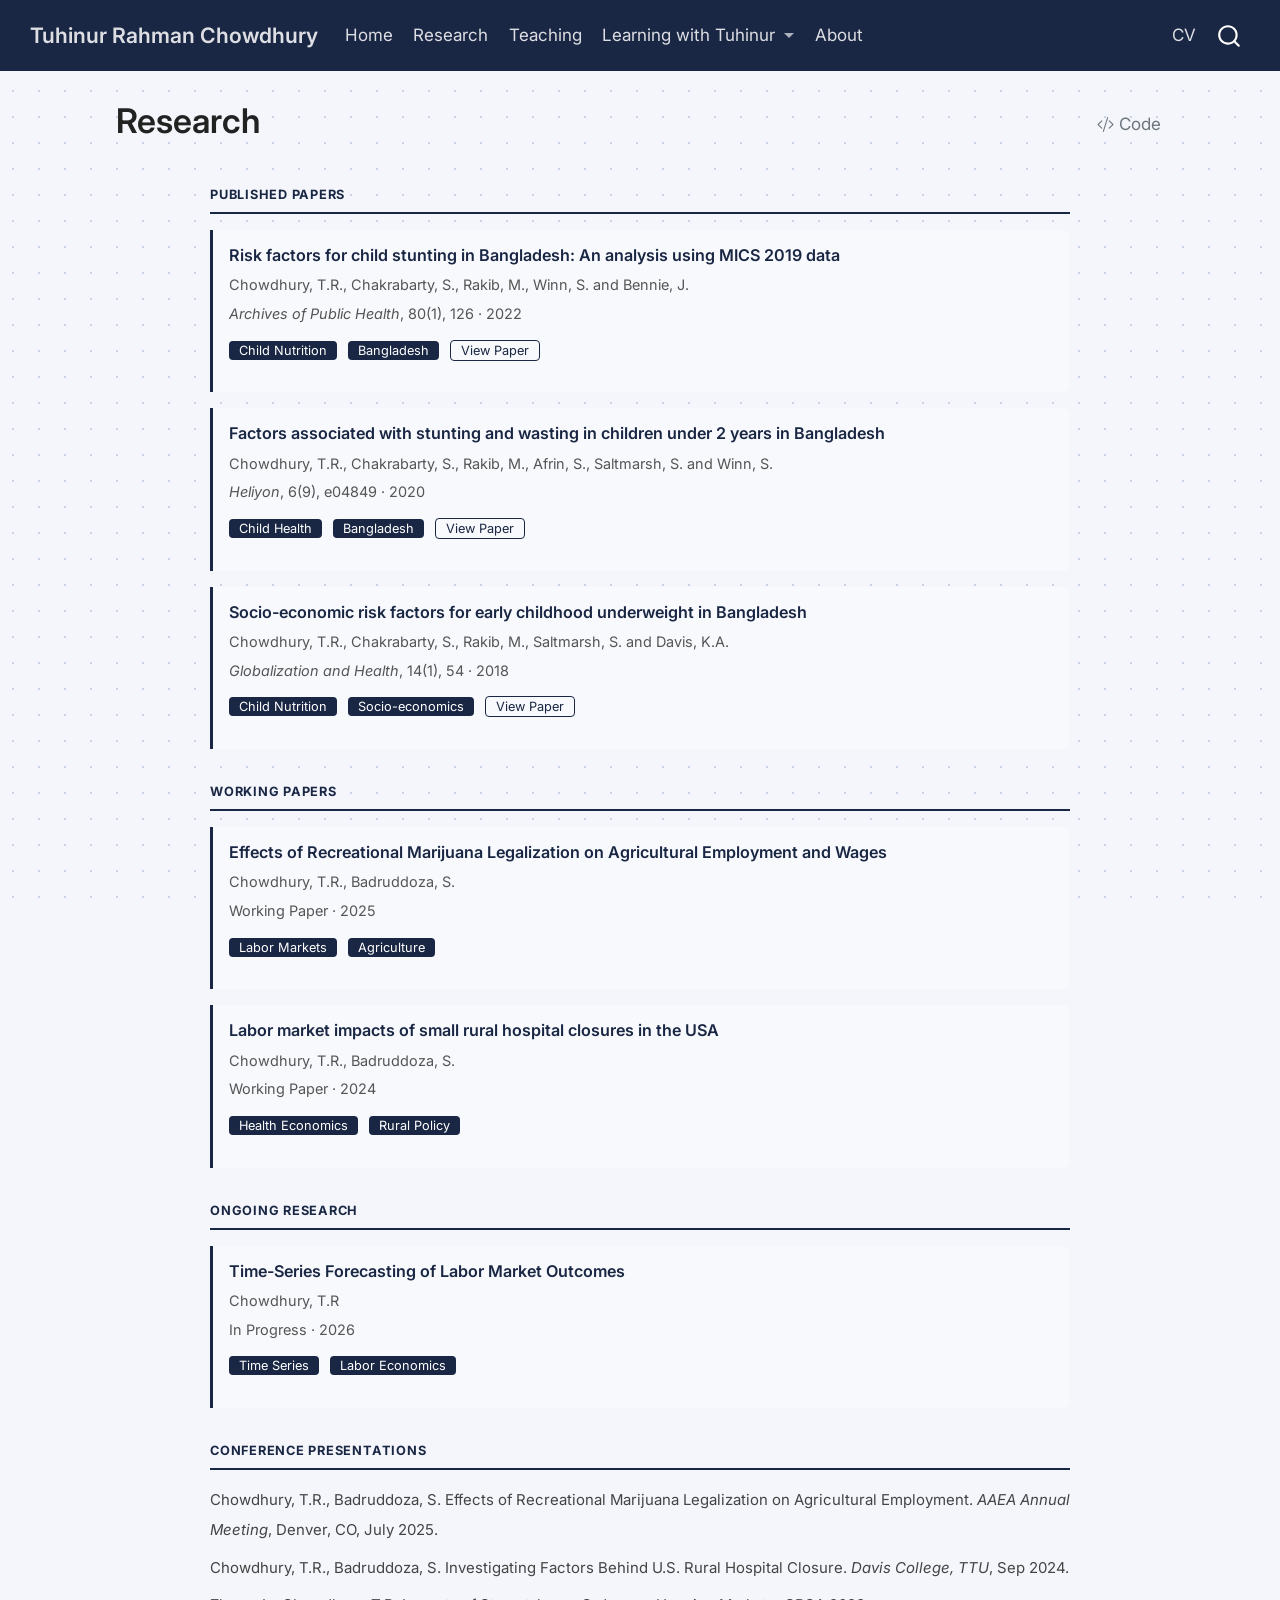
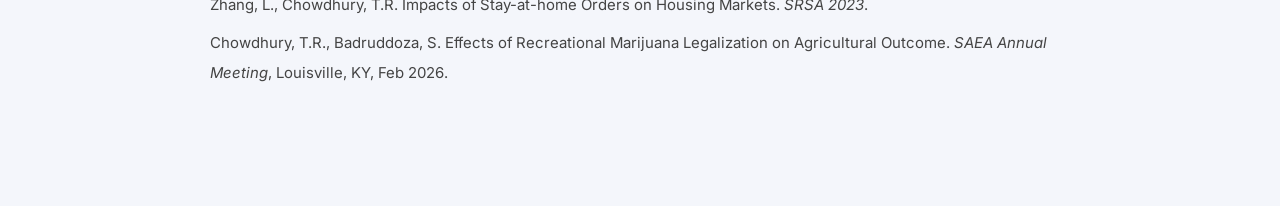
<file: docs/research.html>
<!DOCTYPE html>
<html xmlns="http://www.w3.org/1999/xhtml" lang="en" xml:lang="en"><head>

<meta charset="utf-8">
<meta name="generator" content="quarto-1.9.36">

<meta name="viewport" content="width=device-width, initial-scale=1.0, user-scalable=yes">


<title>Research – Tuhinur Rahman Chowdhury</title>
<style>
/* Default styles provided by pandoc.
** See https://pandoc.org/MANUAL.html#variables-for-html for config info.
*/
code{white-space: pre-wrap;}
span.smallcaps{font-variant: small-caps;}
div.columns{display: flex; gap: min(4vw, 1.5em);}
div.column{flex: auto; overflow-x: auto;}
div.hanging-indent{margin-left: 1.5em; text-indent: -1.5em;}
ul.task-list{list-style: none;}
ul.task-list li input[type="checkbox"] {
  width: 0.8em;
  margin: 0 0.8em 0.2em -1em; /* quarto-specific, see https://github.com/quarto-dev/quarto-cli/issues/4556 */ 
  vertical-align: middle;
}
/* CSS for syntax highlighting */
html { -webkit-text-size-adjust: 100%; }
pre > code.sourceCode { white-space: pre; position: relative; }
pre > code.sourceCode > span { display: inline-block; line-height: 1.25; }
pre > code.sourceCode > span:empty { height: 1.2em; }
.sourceCode { overflow: visible; }
code.sourceCode > span { color: inherit; text-decoration: inherit; }
div.sourceCode { margin: 1em 0; }
pre.sourceCode { margin: 0; }
@media screen {
div.sourceCode { overflow: auto; }
}
@media print {
pre > code.sourceCode { white-space: pre-wrap; }
pre > code.sourceCode > span { text-indent: -5em; padding-left: 5em; }
}
pre.numberSource code
  { counter-reset: source-line 0; }
pre.numberSource code > span
  { position: relative; left: -4em; counter-increment: source-line; }
pre.numberSource code > span > a:first-child::before
  { content: counter(source-line);
    position: relative; left: -1em; text-align: right; vertical-align: baseline;
    border: none; display: inline-block;
    -webkit-touch-callout: none; -webkit-user-select: none;
    -khtml-user-select: none; -moz-user-select: none;
    -ms-user-select: none; user-select: none;
    padding: 0 4px; width: 4em;
  }
pre.numberSource { margin-left: 3em;  padding-left: 4px; }
div.sourceCode
  {   }
@media screen {
pre > code.sourceCode > span > a:first-child::before { text-decoration: underline; }
}
</style>


<script src="site_libs/quarto-nav/quarto-nav.js"></script>
<script src="site_libs/quarto-nav/headroom.min.js"></script>
<script src="site_libs/clipboard/clipboard.min.js"></script>
<script src="site_libs/quarto-search/autocomplete.umd.js"></script>
<script src="site_libs/quarto-search/fuse.min.js"></script>
<script src="site_libs/quarto-search/quarto-search.js"></script>
<meta name="quarto:offset" content="./">
<script src="site_libs/quarto-html/quarto.js" type="module"></script>
<script src="site_libs/quarto-html/tabsets/tabsets.js" type="module"></script>
<script src="site_libs/quarto-html/popper.min.js"></script>
<script src="site_libs/quarto-html/tippy.umd.min.js"></script>
<script src="site_libs/quarto-html/anchor.min.js"></script>
<link href="site_libs/quarto-html/tippy.css" rel="stylesheet">
<link href="site_libs/quarto-html/quarto-syntax-highlighting-845c23b38eaddc0f92fda52bfe77a8c8.css" rel="stylesheet" id="quarto-text-highlighting-styles">
<script src="site_libs/bootstrap/bootstrap.min.js"></script>
<link href="site_libs/bootstrap/bootstrap-icons.css" rel="stylesheet">
<link href="site_libs/bootstrap/bootstrap-47b13caf589ca35fbf8d9eb3292ab7b1.min.css" rel="stylesheet" append-hash="true" id="quarto-bootstrap" data-mode="light">
<script id="quarto-search-options" type="application/json">{
  "location": "navbar",
  "copy-button": false,
  "collapse-after": 3,
  "panel-placement": "end",
  "type": "overlay",
  "limit": 50,
  "keyboard-shortcut": [
    "f",
    "/",
    "s"
  ],
  "show-item-context": false,
  "language": {
    "search-no-results-text": "No results",
    "search-matching-documents-text": "matching documents",
    "search-copy-link-title": "Copy link to search",
    "search-hide-matches-text": "Hide additional matches",
    "search-more-match-text": "more match in this document",
    "search-more-matches-text": "more matches in this document",
    "search-clear-button-title": "Clear",
    "search-text-placeholder": "",
    "search-detached-cancel-button-title": "Cancel",
    "search-submit-button-title": "Submit",
    "search-label": "Search"
  }
}</script>


</head>

<body class="nav-fixed quarto-light">

<div id="quarto-search-results"></div>
  <header id="quarto-header" class="headroom fixed-top">
    <nav class="navbar navbar-expand-lg " data-bs-theme="dark">
      <div class="navbar-container container-fluid">
      <div class="navbar-brand-container mx-auto">
    <a class="navbar-brand" href="./index.html">
    <span class="navbar-title">Tuhinur Rahman Chowdhury</span>
    </a>
  </div>
            <div id="quarto-search" class="" title="Search"></div>
          <button class="navbar-toggler" type="button" data-bs-toggle="collapse" data-bs-target="#navbarCollapse" aria-controls="navbarCollapse" role="menu" aria-expanded="false" aria-label="Toggle navigation" onclick="if (window.quartoToggleHeadroom) { window.quartoToggleHeadroom(); }">
  <span class="navbar-toggler-icon"></span>
</button>
          <div class="collapse navbar-collapse" id="navbarCollapse">
            <ul class="navbar-nav navbar-nav-scroll me-auto">
  <li class="nav-item">
    <a class="nav-link" href="./index.html"> 
<span class="menu-text">Home</span></a>
  </li>  
  <li class="nav-item">
    <a class="nav-link active" href="./research.html" aria-current="page"> 
<span class="menu-text">Research</span></a>
  </li>  
  <li class="nav-item">
    <a class="nav-link" href="./teaching.html"> 
<span class="menu-text">Teaching</span></a>
  </li>  
  <li class="nav-item dropdown ">
    <a class="nav-link dropdown-toggle" href="#" id="nav-menu-learning-with-tuhinur" role="link" data-bs-toggle="dropdown" aria-expanded="false">
 <span class="menu-text">Learning with Tuhinur</span>
    </a>
    <ul class="dropdown-menu" aria-labelledby="nav-menu-learning-with-tuhinur">    
        <li>
    <a class="dropdown-item" href="./causal-modeling.html">
 <span class="dropdown-text">Causal Modeling</span></a>
  </li>  
        <li>
    <a class="dropdown-item" href="./big-data-ml.html">
 <span class="dropdown-text">Big Data &amp; Machine Learning</span></a>
  </li>  
        <li>
    <a class="dropdown-item" href="./time-series.html">
 <span class="dropdown-text">Time Series Forecasting</span></a>
  </li>  
    </ul>
  </li>
  <li class="nav-item">
    <a class="nav-link" href="./about.html"> 
<span class="menu-text">About</span></a>
  </li>  
</ul>
            <ul class="navbar-nav navbar-nav-scroll ms-auto">
  <li class="nav-item">
    <a class="nav-link" href="./cv.html"> 
<span class="menu-text">CV</span></a>
  </li>  
</ul>
          </div> <!-- /navcollapse -->
            <div class="quarto-navbar-tools">
</div>
      </div> <!-- /container-fluid -->
    </nav>
</header>
<!-- content -->
<div id="quarto-content" class="quarto-container page-columns page-rows-contents page-layout-full page-navbar">
<!-- sidebar -->
<!-- margin-sidebar -->
    
<!-- main -->
<main class="content column-page" id="quarto-document-content">

<header id="title-block-header" class="quarto-title-block default">
<div class="quarto-title">
<div class="quarto-title-block"><div><h1 class="title">Research</h1><button type="button" class="btn code-tools-button" id="quarto-code-tools-source"><i class="bi"></i> Code</button></div></div>
</div>



<div class="quarto-title-meta column-page">

    
  
    
  </div>
  


</header>


<div style="max-width:900px; margin:40px auto; padding:0 20px;">
<div style="font-size:0.75rem; font-weight:700; color:#1a2744; text-transform:uppercase; letter-spacing:0.06em; border-bottom:2px solid #1a2744; padding-bottom:6px; margin-bottom:16px;">
Published Papers
</div>
<div style="border-left:3px solid #1a2744; padding:12px 16px; margin-bottom:16px; background:#f8f9fc; border-radius:0 8px 8px 0;">
<div style="font-size:0.95rem; font-weight:600; color:#1a2744; margin-bottom:4px;">
Risk factors for child stunting in Bangladesh: An analysis using MICS 2019 data
</div>
<div style="font-size:0.85rem; color:#555; margin-bottom:4px;">
Chowdhury, T.R., Chakrabarty, S., Rakib, M., Winn, S. and Bennie, J.
</div>
<div style="font-size:0.85rem; color:#555; margin-bottom:8px;">
<em>Archives of Public Health</em>, 80(1), 126 · 2022
</div>
<p><span style="background:#1a2744; color:white; font-size:0.75rem; padding:2px 10px; border-radius:4px;">Child Nutrition</span> <span style="background:#1a2744; color:white; font-size:0.75rem; padding:2px 10px; border-radius:4px; margin-left:6px;">Bangladesh</span> <a href="https://doi.org/10.1186/s13690-022-00870-x" target="_blank" style="font-size:0.75rem; color:#1a2744; border:1px solid #1a2744; padding:2px 10px; border-radius:4px; text-decoration:none; margin-left:6px;">View Paper</a></p>
</div>
<div style="border-left:3px solid #1a2744; padding:12px 16px; margin-bottom:16px; background:#f8f9fc; border-radius:0 8px 8px 0;">
<div style="font-size:0.95rem; font-weight:600; color:#1a2744; margin-bottom:4px;">
Factors associated with stunting and wasting in children under 2 years in Bangladesh
</div>
<div style="font-size:0.85rem; color:#555; margin-bottom:4px;">
Chowdhury, T.R., Chakrabarty, S., Rakib, M., Afrin, S., Saltmarsh, S. and Winn, S.
</div>
<div style="font-size:0.85rem; color:#555; margin-bottom:8px;">
<em>Heliyon</em>, 6(9), e04849 · 2020
</div>
<p><span style="background:#1a2744; color:white; font-size:0.75rem; padding:2px 10px; border-radius:4px;">Child Health</span> <span style="background:#1a2744; color:white; font-size:0.75rem; padding:2px 10px; border-radius:4px; margin-left:6px;">Bangladesh</span> <a href="https://www.cell.com/heliyon/fulltext/S2405-8440(20)31692-3" target="_blank" style="font-size:0.75rem; color:#1a2744; border:1px solid #1a2744; padding:2px 10px; border-radius:4px; text-decoration:none; margin-left:6px;">View Paper</a></p>
</div>
<div style="border-left:3px solid #1a2744; padding:12px 16px; margin-bottom:16px; background:#f8f9fc; border-radius:0 8px 8px 0;">
<div style="font-size:0.95rem; font-weight:600; color:#1a2744; margin-bottom:4px;">
Socio-economic risk factors for early childhood underweight in Bangladesh
</div>
<div style="font-size:0.85rem; color:#555; margin-bottom:4px;">
Chowdhury, T.R., Chakrabarty, S., Rakib, M., Saltmarsh, S. and Davis, K.A.
</div>
<div style="font-size:0.85rem; color:#555; margin-bottom:8px;">
<em>Globalization and Health</em>, 14(1), 54 · 2018
</div>
<p><span style="background:#1a2744; color:white; font-size:0.75rem; padding:2px 10px; border-radius:4px;">Child Nutrition</span> <span style="background:#1a2744; color:white; font-size:0.75rem; padding:2px 10px; border-radius:4px; margin-left:6px;">Socio-economics</span> <a href="https://doi.org/10.1186/s12992-018-0372-7" target="_blank" style="font-size:0.75rem; color:#1a2744; border:1px solid #1a2744; padding:2px 10px; border-radius:4px; text-decoration:none; margin-left:6px;">View Paper</a></p>
</div>
<div style="font-size:0.75rem; font-weight:700; color:#1a2744; text-transform:uppercase; letter-spacing:0.06em; border-bottom:2px solid #1a2744; padding-bottom:6px; margin-bottom:16px; margin-top:32px;">
Working Papers
</div>
<div style="border-left:3px solid #1a2744; padding:12px 16px; margin-bottom:16px; background:#f8f9fc; border-radius:0 8px 8px 0;">
<div style="font-size:0.95rem; font-weight:600; color:#1a2744; margin-bottom:4px;">
Effects of Recreational Marijuana Legalization on Agricultural Employment and Wages
</div>
<div style="font-size:0.85rem; color:#555; margin-bottom:4px;">
Chowdhury, T.R., Badruddoza, S.
</div>
<div style="font-size:0.85rem; color:#555; margin-bottom:8px;">
Working Paper · 2025
</div>
<p><span style="background:#1a2744; color:white; font-size:0.75rem; padding:2px 10px; border-radius:4px;">Labor Markets</span> <span style="background:#1a2744; color:white; font-size:0.75rem; padding:2px 10px; border-radius:4px; margin-left:6px;">Agriculture</span></p>
</div>
<div style="border-left:3px solid #1a2744; padding:12px 16px; margin-bottom:16px; background:#f8f9fc; border-radius:0 8px 8px 0;">
<div style="font-size:0.95rem; font-weight:600; color:#1a2744; margin-bottom:4px;">
Labor market impacts of small rural hospital closures in the USA
</div>
<div style="font-size:0.85rem; color:#555; margin-bottom:4px;">
Chowdhury, T.R., Badruddoza, S.
</div>
<div style="font-size:0.85rem; color:#555; margin-bottom:8px;">
Working Paper · 2024
</div>
<p><span style="background:#1a2744; color:white; font-size:0.75rem; padding:2px 10px; border-radius:4px;">Health Economics</span> <span style="background:#1a2744; color:white; font-size:0.75rem; padding:2px 10px; border-radius:4px; margin-left:6px;">Rural Policy</span></p>
</div>
<div style="font-size:0.75rem; font-weight:700; color:#1a2744; text-transform:uppercase; letter-spacing:0.06em; border-bottom:2px solid #1a2744; padding-bottom:6px; margin-bottom:16px; margin-top:32px;">
Ongoing Research
</div>
<div style="border-left:3px solid #1a2744; padding:12px 16px; margin-bottom:16px; background:#f8f9fc; border-radius:0 8px 8px 0;">
<div style="font-size:0.95rem; font-weight:600; color:#1a2744; margin-bottom:4px;">
Time-Series Forecasting of Labor Market Outcomes
</div>
<div style="font-size:0.85rem; color:#555; margin-bottom:4px;">
Chowdhury, T.R
</div>
<div style="font-size:0.85rem; color:#555; margin-bottom:8px;">
In Progress · 2026
</div>
<p><span style="background:#1a2744; color:white; font-size:0.75rem; padding:2px 10px; border-radius:4px;">Time Series</span> <span style="background:#1a2744; color:white; font-size:0.75rem; padding:2px 10px; border-radius:4px; margin-left:6px;">Labor Economics</span></p>
</div>
<div style="font-size:0.75rem; font-weight:700; color:#1a2744; text-transform:uppercase; letter-spacing:0.06em; border-bottom:2px solid #1a2744; padding-bottom:6px; margin-bottom:16px; margin-top:32px;">
Conference Presentations
</div>
<div style="font-size:0.88rem; color:#444; line-height:2;">
<div style="margin-bottom:8px;">
Chowdhury, T.R., Badruddoza, S. Effects of Recreational Marijuana Legalization on Agricultural Employment. <em>AAEA Annual Meeting</em>, Denver, CO, July 2025.
</div>
<div style="margin-bottom:8px;">
Chowdhury, T.R., Badruddoza, S. Investigating Factors Behind U.S. Rural Hospital Closure. <em>Davis College, TTU</em>, Sep 2024.
</div>
<div style="margin-bottom:8px;">
Zhang, L., Chowdhury, T.R. Impacts of Stay-at-home Orders on Housing Markets. <em>SRSA 2023</em>.
</div>
<div style="margin-bottom:8px;">
Chowdhury, T.R., Badruddoza, S. Effects of Recreational Marijuana Legalization on Agricultural Outcome. <em>SAEA Annual Meeting</em>, Louisville, KY, Feb 2026.
</div>
</div>
</div>


<!-- -->


</main> <!-- /main -->
<script id="quarto-html-after-body" type="application/javascript">
  window.document.addEventListener("DOMContentLoaded", function (event) {
    const icon = "";
    const anchorJS = new window.AnchorJS();
    anchorJS.options = {
      placement: 'right',
      icon: icon
    };
    anchorJS.add('.anchored');
    const isCodeAnnotation = (el) => {
      for (const clz of el.classList) {
        if (clz.startsWith('code-annotation-')) {                     
          return true;
        }
      }
      return false;
    }
    const onCopySuccess = function(e) {
      // button target
      const button = e.trigger;
      // don't keep focus
      button.blur();
      // flash "checked"
      button.classList.add('code-copy-button-checked');
      var currentTitle = button.getAttribute("title");
      button.setAttribute("title", "Copied!");
      let tooltip;
      if (window.bootstrap) {
        button.setAttribute("data-bs-toggle", "tooltip");
        button.setAttribute("data-bs-placement", "left");
        button.setAttribute("data-bs-title", "Copied!");
        tooltip = new bootstrap.Tooltip(button, 
          { trigger: "manual", 
            customClass: "code-copy-button-tooltip",
            offset: [0, -8]});
        tooltip.show();    
      }
      setTimeout(function() {
        if (tooltip) {
          tooltip.hide();
          button.removeAttribute("data-bs-title");
          button.removeAttribute("data-bs-toggle");
          button.removeAttribute("data-bs-placement");
        }
        button.setAttribute("title", currentTitle);
        button.classList.remove('code-copy-button-checked');
      }, 1000);
      // clear code selection
      e.clearSelection();
    }
    const getTextToCopy = function(trigger) {
      const outerScaffold = trigger.parentElement.cloneNode(true);
      const codeEl = outerScaffold.querySelector('code');
      for (const childEl of codeEl.children) {
        if (isCodeAnnotation(childEl)) {
          childEl.remove();
        }
      }
      return codeEl.innerText;
    }
    const clipboard = new window.ClipboardJS('.code-copy-button:not([data-in-quarto-modal])', {
      text: getTextToCopy
    });
    clipboard.on('success', onCopySuccess);
    if (window.document.getElementById('quarto-embedded-source-code-modal')) {
      const clipboardModal = new window.ClipboardJS('.code-copy-button[data-in-quarto-modal]', {
        text: getTextToCopy,
        container: window.document.getElementById('quarto-embedded-source-code-modal')
      });
      clipboardModal.on('success', onCopySuccess);
    }
    const viewSource = window.document.getElementById('quarto-view-source') ||
                       window.document.getElementById('quarto-code-tools-source');
    if (viewSource) {
      const sourceUrl = viewSource.getAttribute("data-quarto-source-url");
      viewSource.addEventListener("click", function(e) {
        if (sourceUrl) {
          // rstudio viewer pane
          if (/\bcapabilities=\b/.test(window.location)) {
            window.open(sourceUrl);
          } else {
            window.location.href = sourceUrl;
          }
        } else {
          const modal = new bootstrap.Modal(document.getElementById('quarto-embedded-source-code-modal'));
          modal.show();
        }
        return false;
      });
    }
    function toggleCodeHandler(show) {
      return function(e) {
        const detailsSrc = window.document.querySelectorAll(".cell > details > .sourceCode");
        for (let i=0; i<detailsSrc.length; i++) {
          const details = detailsSrc[i].parentElement;
          if (show) {
            details.open = true;
          } else {
            details.removeAttribute("open");
          }
        }
        const cellCodeDivs = window.document.querySelectorAll(".cell > .sourceCode");
        const fromCls = show ? "hidden" : "unhidden";
        const toCls = show ? "unhidden" : "hidden";
        for (let i=0; i<cellCodeDivs.length; i++) {
          const codeDiv = cellCodeDivs[i];
          if (codeDiv.classList.contains(fromCls)) {
            codeDiv.classList.remove(fromCls);
            codeDiv.classList.add(toCls);
          } 
        }
        return false;
      }
    }
    const hideAllCode = window.document.getElementById("quarto-hide-all-code");
    if (hideAllCode) {
      hideAllCode.addEventListener("click", toggleCodeHandler(false));
    }
    const showAllCode = window.document.getElementById("quarto-show-all-code");
    if (showAllCode) {
      showAllCode.addEventListener("click", toggleCodeHandler(true));
    }
      var localhostRegex = new RegExp(/^(?:http|https):\/\/localhost\:?[0-9]*\//);
      var mailtoRegex = new RegExp(/^mailto:/);
        var filterRegex = new RegExp('/' + window.location.host + '/');
      var isInternal = (href) => {
          return filterRegex.test(href) || localhostRegex.test(href) || mailtoRegex.test(href);
      }
      // Inspect non-navigation links and adorn them if external
     var links = window.document.querySelectorAll('a[href]:not(.nav-link):not(.navbar-brand):not(.toc-action):not(.sidebar-link):not(.sidebar-item-toggle):not(.pagination-link):not(.no-external):not([aria-hidden]):not(.dropdown-item):not(.quarto-navigation-tool):not(.about-link)');
      for (var i=0; i<links.length; i++) {
        const link = links[i];
        if (!isInternal(link.href)) {
          // undo the damage that might have been done by quarto-nav.js in the case of
          // links that we want to consider external
          if (link.dataset.originalHref !== undefined) {
            link.href = link.dataset.originalHref;
          }
        }
      }
    function tippyHover(el, contentFn, onTriggerFn, onUntriggerFn) {
      const config = {
        allowHTML: true,
        maxWidth: 500,
        delay: 100,
        arrow: false,
        appendTo: function(el) {
            return el.parentElement;
        },
        interactive: true,
        interactiveBorder: 10,
        theme: 'quarto',
        placement: 'bottom-start',
      };
      if (contentFn) {
        config.content = contentFn;
      }
      if (onTriggerFn) {
        config.onTrigger = onTriggerFn;
      }
      if (onUntriggerFn) {
        config.onUntrigger = onUntriggerFn;
      }
      window.tippy(el, config); 
    }
    const noterefs = window.document.querySelectorAll('a[role="doc-noteref"]');
    for (var i=0; i<noterefs.length; i++) {
      const ref = noterefs[i];
      tippyHover(ref, function() {
        // use id or data attribute instead here
        let href = ref.getAttribute('data-footnote-href') || ref.getAttribute('href');
        try { href = new URL(href).hash; } catch {}
        const id = href.replace(/^#\/?/, "");
        const note = window.document.getElementById(id);
        if (note) {
          return note.innerHTML;
        } else {
          return "";
        }
      });
    }
    const xrefs = window.document.querySelectorAll('a.quarto-xref');
    const processXRef = (id, note) => {
      // Strip column container classes
      const stripColumnClz = (el) => {
        el.classList.remove("page-full", "page-columns");
        if (el.children) {
          for (const child of el.children) {
            stripColumnClz(child);
          }
        }
      }
      stripColumnClz(note)
      if (id === null || id.startsWith('sec-')) {
        // Special case sections, only their first couple elements
        const container = document.createElement("div");
        if (note.children && note.children.length > 2) {
          container.appendChild(note.children[0].cloneNode(true));
          for (let i = 1; i < note.children.length; i++) {
            const child = note.children[i];
            if (child.tagName === "P" && child.innerText === "") {
              continue;
            } else {
              container.appendChild(child.cloneNode(true));
              break;
            }
          }
          if (window.Quarto?.typesetMath) {
            window.Quarto.typesetMath(container);
          }
          return container.innerHTML
        } else {
          if (window.Quarto?.typesetMath) {
            window.Quarto.typesetMath(note);
          }
          return note.innerHTML;
        }
      } else {
        // Remove any anchor links if they are present
        const anchorLink = note.querySelector('a.anchorjs-link');
        if (anchorLink) {
          anchorLink.remove();
        }
        if (window.Quarto?.typesetMath) {
          window.Quarto.typesetMath(note);
        }
        if (note.classList.contains("callout")) {
          return note.outerHTML;
        } else {
          return note.innerHTML;
        }
      }
    }
    for (var i=0; i<xrefs.length; i++) {
      const xref = xrefs[i];
      tippyHover(xref, undefined, function(instance) {
        instance.disable();
        let url = xref.getAttribute('href');
        let hash = undefined; 
        if (url.startsWith('#')) {
          hash = url;
        } else {
          try { hash = new URL(url).hash; } catch {}
        }
        if (hash) {
          const id = hash.replace(/^#\/?/, "");
          const note = window.document.getElementById(id);
          if (note !== null) {
            try {
              const html = processXRef(id, note.cloneNode(true));
              instance.setContent(html);
            } finally {
              instance.enable();
              instance.show();
            }
          } else {
            // See if we can fetch this
            fetch(url.split('#')[0])
            .then(res => res.text())
            .then(html => {
              const parser = new DOMParser();
              const htmlDoc = parser.parseFromString(html, "text/html");
              const note = htmlDoc.getElementById(id);
              if (note !== null) {
                const html = processXRef(id, note);
                instance.setContent(html);
              } 
            }).finally(() => {
              instance.enable();
              instance.show();
            });
          }
        } else {
          // See if we can fetch a full url (with no hash to target)
          // This is a special case and we should probably do some content thinning / targeting
          fetch(url)
          .then(res => res.text())
          .then(html => {
            const parser = new DOMParser();
            const htmlDoc = parser.parseFromString(html, "text/html");
            const note = htmlDoc.querySelector('main.content');
            if (note !== null) {
              // This should only happen for chapter cross references
              // (since there is no id in the URL)
              // remove the first header
              if (note.children.length > 0 && note.children[0].tagName === "HEADER") {
                note.children[0].remove();
              }
              const html = processXRef(null, note);
              instance.setContent(html);
            } 
          }).finally(() => {
            instance.enable();
            instance.show();
          });
        }
      }, function(instance) {
      });
    }
        let selectedAnnoteEl;
        const selectorForAnnotation = ( cell, annotation) => {
          let cellAttr = 'data-code-cell="' + cell + '"';
          let lineAttr = 'data-code-annotation="' +  annotation + '"';
          const selector = 'span[' + cellAttr + '][' + lineAttr + ']';
          return selector;
        }
        const selectCodeLines = (annoteEl) => {
          const doc = window.document;
          const targetCell = annoteEl.getAttribute("data-target-cell");
          const targetAnnotation = annoteEl.getAttribute("data-target-annotation");
          const annoteSpan = window.document.querySelector(selectorForAnnotation(targetCell, targetAnnotation));
          const lines = annoteSpan.getAttribute("data-code-lines").split(",");
          const lineIds = lines.map((line) => {
            return targetCell + "-" + line;
          })
          let top = null;
          let height = null;
          let parent = null;
          if (lineIds.length > 0) {
              //compute the position of the single el (top and bottom and make a div)
              const el = window.document.getElementById(lineIds[0]);
              top = el.offsetTop;
              height = el.offsetHeight;
              parent = el.parentElement.parentElement;
            if (lineIds.length > 1) {
              const lastEl = window.document.getElementById(lineIds[lineIds.length - 1]);
              const bottom = lastEl.offsetTop + lastEl.offsetHeight;
              height = bottom - top;
            }
            if (top !== null && height !== null && parent !== null) {
              // cook up a div (if necessary) and position it 
              let div = window.document.getElementById("code-annotation-line-highlight");
              if (div === null) {
                div = window.document.createElement("div");
                div.setAttribute("id", "code-annotation-line-highlight");
                div.style.position = 'absolute';
                parent.appendChild(div);
              }
              div.style.top = top - 2 + "px";
              div.style.height = height + 4 + "px";
              div.style.left = 0;
              let gutterDiv = window.document.getElementById("code-annotation-line-highlight-gutter");
              if (gutterDiv === null) {
                gutterDiv = window.document.createElement("div");
                gutterDiv.setAttribute("id", "code-annotation-line-highlight-gutter");
                gutterDiv.style.position = 'absolute';
                const codeCell = window.document.getElementById(targetCell);
                const gutter = codeCell.querySelector('.code-annotation-gutter');
                gutter.appendChild(gutterDiv);
              }
              gutterDiv.style.top = top - 2 + "px";
              gutterDiv.style.height = height + 4 + "px";
            }
            selectedAnnoteEl = annoteEl;
          }
        };
        const unselectCodeLines = () => {
          const elementsIds = ["code-annotation-line-highlight", "code-annotation-line-highlight-gutter"];
          elementsIds.forEach((elId) => {
            const div = window.document.getElementById(elId);
            if (div) {
              div.remove();
            }
          });
          selectedAnnoteEl = undefined;
        };
          // Handle positioning of the toggle
      window.addEventListener(
        "resize",
        throttle(() => {
          elRect = undefined;
          if (selectedAnnoteEl) {
            selectCodeLines(selectedAnnoteEl);
          }
        }, 10)
      );
      function throttle(fn, ms) {
      let throttle = false;
      let timer;
        return (...args) => {
          if(!throttle) { // first call gets through
              fn.apply(this, args);
              throttle = true;
          } else { // all the others get throttled
              if(timer) clearTimeout(timer); // cancel #2
              timer = setTimeout(() => {
                fn.apply(this, args);
                timer = throttle = false;
              }, ms);
          }
        };
      }
        // Attach click handler to the DT
        const annoteDls = window.document.querySelectorAll('dt[data-target-cell]');
        for (const annoteDlNode of annoteDls) {
          annoteDlNode.addEventListener('click', (event) => {
            const clickedEl = event.target;
            if (clickedEl !== selectedAnnoteEl) {
              unselectCodeLines();
              const activeEl = window.document.querySelector('dt[data-target-cell].code-annotation-active');
              if (activeEl) {
                activeEl.classList.remove('code-annotation-active');
              }
              selectCodeLines(clickedEl);
              clickedEl.classList.add('code-annotation-active');
            } else {
              // Unselect the line
              unselectCodeLines();
              clickedEl.classList.remove('code-annotation-active');
            }
          });
        }
    const findCites = (el) => {
      const parentEl = el.parentElement;
      if (parentEl) {
        const cites = parentEl.dataset.cites;
        if (cites) {
          return {
            el,
            cites: cites.split(' ')
          };
        } else {
          return findCites(el.parentElement)
        }
      } else {
        return undefined;
      }
    };
    var bibliorefs = window.document.querySelectorAll('a[role="doc-biblioref"]');
    for (var i=0; i<bibliorefs.length; i++) {
      const ref = bibliorefs[i];
      const citeInfo = findCites(ref);
      if (citeInfo) {
        tippyHover(citeInfo.el, function() {
          var popup = window.document.createElement('div');
          citeInfo.cites.forEach(function(cite) {
            var citeDiv = window.document.createElement('div');
            citeDiv.classList.add('hanging-indent');
            citeDiv.classList.add('csl-entry');
            var biblioDiv = window.document.getElementById('ref-' + cite);
            if (biblioDiv) {
              citeDiv.innerHTML = biblioDiv.innerHTML;
            }
            popup.appendChild(citeDiv);
          });
          return popup.innerHTML;
        });
      }
    }
  });
  </script><div class="modal fade" id="quarto-embedded-source-code-modal" tabindex="-1" aria-labelledby="quarto-embedded-source-code-modal-label" aria-hidden="true"><div class="modal-dialog modal-dialog-scrollable"><div class="modal-content"><div class="modal-header"><h5 class="modal-title" id="quarto-embedded-source-code-modal-label">Source Code</h5><button class="btn-close" data-bs-dismiss="modal"></button></div><div class="modal-body"><div class="">
<div class="code-copy-outer-scaffold"><div class="sourceCode" id="cb1" data-shortcodes="false"><pre class="sourceCode markdown code-with-copy"><code class="sourceCode markdown"><span id="cb1-1"><a href="#cb1-1" aria-hidden="true" tabindex="-1"></a><span class="co">---</span></span>
<span id="cb1-2"><a href="#cb1-2" aria-hidden="true" tabindex="-1"></a><span class="an">title:</span><span class="co"> "Research"</span></span>
<span id="cb1-3"><a href="#cb1-3" aria-hidden="true" tabindex="-1"></a><span class="an">page-layout:</span><span class="co"> full</span></span>
<span id="cb1-4"><a href="#cb1-4" aria-hidden="true" tabindex="-1"></a><span class="an">toc:</span><span class="co"> false</span></span>
<span id="cb1-5"><a href="#cb1-5" aria-hidden="true" tabindex="-1"></a><span class="co">---</span></span>
<span id="cb1-6"><a href="#cb1-6" aria-hidden="true" tabindex="-1"></a></span>
<span id="cb1-7"><a href="#cb1-7" aria-hidden="true" tabindex="-1"></a><span class="dt">&lt;</span><span class="kw">div</span><span class="ot"> style</span><span class="op">=</span><span class="st">"max-width:900px; margin:40px auto; padding:0 20px;"</span><span class="dt">&gt;</span></span>
<span id="cb1-8"><a href="#cb1-8" aria-hidden="true" tabindex="-1"></a></span>
<span id="cb1-9"><a href="#cb1-9" aria-hidden="true" tabindex="-1"></a><span class="dt">&lt;</span><span class="kw">div</span><span class="ot"> style</span><span class="op">=</span><span class="st">"font-size:0.75rem; font-weight:700; color:#1a2744; text-transform:uppercase; letter-spacing:0.06em; border-bottom:2px solid #1a2744; padding-bottom:6px; margin-bottom:16px;"</span><span class="dt">&gt;</span>Published Papers<span class="dt">&lt;/</span><span class="kw">div</span><span class="dt">&gt;</span></span>
<span id="cb1-10"><a href="#cb1-10" aria-hidden="true" tabindex="-1"></a></span>
<span id="cb1-11"><a href="#cb1-11" aria-hidden="true" tabindex="-1"></a><span class="dt">&lt;</span><span class="kw">div</span><span class="ot"> style</span><span class="op">=</span><span class="st">"border-left:3px solid #1a2744; padding:12px 16px; margin-bottom:16px; background:#f8f9fc; border-radius:0 8px 8px 0;"</span><span class="dt">&gt;</span></span>
<span id="cb1-12"><a href="#cb1-12" aria-hidden="true" tabindex="-1"></a><span class="dt">&lt;</span><span class="kw">div</span><span class="ot"> style</span><span class="op">=</span><span class="st">"font-size:0.95rem; font-weight:600; color:#1a2744; margin-bottom:4px;"</span><span class="dt">&gt;</span>Risk factors for child stunting in Bangladesh: An analysis using MICS 2019 data<span class="dt">&lt;/</span><span class="kw">div</span><span class="dt">&gt;</span></span>
<span id="cb1-13"><a href="#cb1-13" aria-hidden="true" tabindex="-1"></a><span class="dt">&lt;</span><span class="kw">div</span><span class="ot"> style</span><span class="op">=</span><span class="st">"font-size:0.85rem; color:#555; margin-bottom:4px;"</span><span class="dt">&gt;</span>Chowdhury, T.R., Chakrabarty, S., Rakib, M., Winn, S. and Bennie, J.<span class="dt">&lt;/</span><span class="kw">div</span><span class="dt">&gt;</span></span>
<span id="cb1-14"><a href="#cb1-14" aria-hidden="true" tabindex="-1"></a><span class="dt">&lt;</span><span class="kw">div</span><span class="ot"> style</span><span class="op">=</span><span class="st">"font-size:0.85rem; color:#555; margin-bottom:8px;"</span><span class="dt">&gt;&lt;</span><span class="kw">em</span><span class="dt">&gt;</span>Archives of Public Health<span class="dt">&lt;/</span><span class="kw">em</span><span class="dt">&gt;</span>, 80(1), 126 · 2022<span class="dt">&lt;/</span><span class="kw">div</span><span class="dt">&gt;</span></span>
<span id="cb1-15"><a href="#cb1-15" aria-hidden="true" tabindex="-1"></a><span class="dt">&lt;</span><span class="kw">span</span><span class="ot"> style</span><span class="op">=</span><span class="st">"background:#1a2744; color:white; font-size:0.75rem; padding:2px 10px; border-radius:4px;"</span><span class="dt">&gt;</span>Child Nutrition<span class="dt">&lt;/</span><span class="kw">span</span><span class="dt">&gt;</span></span>
<span id="cb1-16"><a href="#cb1-16" aria-hidden="true" tabindex="-1"></a><span class="dt">&lt;</span><span class="kw">span</span><span class="ot"> style</span><span class="op">=</span><span class="st">"background:#1a2744; color:white; font-size:0.75rem; padding:2px 10px; border-radius:4px; margin-left:6px;"</span><span class="dt">&gt;</span>Bangladesh<span class="dt">&lt;/</span><span class="kw">span</span><span class="dt">&gt;</span></span>
<span id="cb1-17"><a href="#cb1-17" aria-hidden="true" tabindex="-1"></a><span class="dt">&lt;</span><span class="kw">a</span><span class="ot"> href</span><span class="op">=</span><span class="st">"https://doi.org/10.1186/s13690-022-00870-x"</span><span class="ot"> target</span><span class="op">=</span><span class="st">"_blank"</span><span class="ot"> style</span><span class="op">=</span><span class="st">"font-size:0.75rem; color:#1a2744; border:1px solid #1a2744; padding:2px 10px; border-radius:4px; text-decoration:none; margin-left:6px;"</span><span class="dt">&gt;</span>View Paper<span class="dt">&lt;/</span><span class="kw">a</span><span class="dt">&gt;</span></span>
<span id="cb1-18"><a href="#cb1-18" aria-hidden="true" tabindex="-1"></a><span class="dt">&lt;/</span><span class="kw">div</span><span class="dt">&gt;</span></span>
<span id="cb1-19"><a href="#cb1-19" aria-hidden="true" tabindex="-1"></a></span>
<span id="cb1-20"><a href="#cb1-20" aria-hidden="true" tabindex="-1"></a><span class="dt">&lt;</span><span class="kw">div</span><span class="ot"> style</span><span class="op">=</span><span class="st">"border-left:3px solid #1a2744; padding:12px 16px; margin-bottom:16px; background:#f8f9fc; border-radius:0 8px 8px 0;"</span><span class="dt">&gt;</span></span>
<span id="cb1-21"><a href="#cb1-21" aria-hidden="true" tabindex="-1"></a><span class="dt">&lt;</span><span class="kw">div</span><span class="ot"> style</span><span class="op">=</span><span class="st">"font-size:0.95rem; font-weight:600; color:#1a2744; margin-bottom:4px;"</span><span class="dt">&gt;</span>Factors associated with stunting and wasting in children under 2 years in Bangladesh<span class="dt">&lt;/</span><span class="kw">div</span><span class="dt">&gt;</span></span>
<span id="cb1-22"><a href="#cb1-22" aria-hidden="true" tabindex="-1"></a><span class="dt">&lt;</span><span class="kw">div</span><span class="ot"> style</span><span class="op">=</span><span class="st">"font-size:0.85rem; color:#555; margin-bottom:4px;"</span><span class="dt">&gt;</span>Chowdhury, T.R., Chakrabarty, S., Rakib, M., Afrin, S., Saltmarsh, S. and Winn, S.<span class="dt">&lt;/</span><span class="kw">div</span><span class="dt">&gt;</span></span>
<span id="cb1-23"><a href="#cb1-23" aria-hidden="true" tabindex="-1"></a><span class="dt">&lt;</span><span class="kw">div</span><span class="ot"> style</span><span class="op">=</span><span class="st">"font-size:0.85rem; color:#555; margin-bottom:8px;"</span><span class="dt">&gt;&lt;</span><span class="kw">em</span><span class="dt">&gt;</span>Heliyon<span class="dt">&lt;/</span><span class="kw">em</span><span class="dt">&gt;</span>, 6(9), e04849 · 2020<span class="dt">&lt;/</span><span class="kw">div</span><span class="dt">&gt;</span></span>
<span id="cb1-24"><a href="#cb1-24" aria-hidden="true" tabindex="-1"></a><span class="dt">&lt;</span><span class="kw">span</span><span class="ot"> style</span><span class="op">=</span><span class="st">"background:#1a2744; color:white; font-size:0.75rem; padding:2px 10px; border-radius:4px;"</span><span class="dt">&gt;</span>Child Health<span class="dt">&lt;/</span><span class="kw">span</span><span class="dt">&gt;</span></span>
<span id="cb1-25"><a href="#cb1-25" aria-hidden="true" tabindex="-1"></a><span class="dt">&lt;</span><span class="kw">span</span><span class="ot"> style</span><span class="op">=</span><span class="st">"background:#1a2744; color:white; font-size:0.75rem; padding:2px 10px; border-radius:4px; margin-left:6px;"</span><span class="dt">&gt;</span>Bangladesh<span class="dt">&lt;/</span><span class="kw">span</span><span class="dt">&gt;</span></span>
<span id="cb1-26"><a href="#cb1-26" aria-hidden="true" tabindex="-1"></a><span class="dt">&lt;</span><span class="kw">a</span><span class="ot"> href</span><span class="op">=</span><span class="st">"https://www.cell.com/heliyon/fulltext/S2405-8440(20)31692-3"</span><span class="ot"> target</span><span class="op">=</span><span class="st">"_blank"</span><span class="ot"> style</span><span class="op">=</span><span class="st">"font-size:0.75rem; color:#1a2744; border:1px solid #1a2744; padding:2px 10px; border-radius:4px; text-decoration:none; margin-left:6px;"</span><span class="dt">&gt;</span>View Paper<span class="dt">&lt;/</span><span class="kw">a</span><span class="dt">&gt;</span></span>
<span id="cb1-27"><a href="#cb1-27" aria-hidden="true" tabindex="-1"></a><span class="dt">&lt;/</span><span class="kw">div</span><span class="dt">&gt;</span></span>
<span id="cb1-28"><a href="#cb1-28" aria-hidden="true" tabindex="-1"></a></span>
<span id="cb1-29"><a href="#cb1-29" aria-hidden="true" tabindex="-1"></a><span class="dt">&lt;</span><span class="kw">div</span><span class="ot"> style</span><span class="op">=</span><span class="st">"border-left:3px solid #1a2744; padding:12px 16px; margin-bottom:16px; background:#f8f9fc; border-radius:0 8px 8px 0;"</span><span class="dt">&gt;</span></span>
<span id="cb1-30"><a href="#cb1-30" aria-hidden="true" tabindex="-1"></a><span class="dt">&lt;</span><span class="kw">div</span><span class="ot"> style</span><span class="op">=</span><span class="st">"font-size:0.95rem; font-weight:600; color:#1a2744; margin-bottom:4px;"</span><span class="dt">&gt;</span>Socio-economic risk factors for early childhood underweight in Bangladesh<span class="dt">&lt;/</span><span class="kw">div</span><span class="dt">&gt;</span></span>
<span id="cb1-31"><a href="#cb1-31" aria-hidden="true" tabindex="-1"></a><span class="dt">&lt;</span><span class="kw">div</span><span class="ot"> style</span><span class="op">=</span><span class="st">"font-size:0.85rem; color:#555; margin-bottom:4px;"</span><span class="dt">&gt;</span>Chowdhury, T.R., Chakrabarty, S., Rakib, M., Saltmarsh, S. and Davis, K.A.<span class="dt">&lt;/</span><span class="kw">div</span><span class="dt">&gt;</span></span>
<span id="cb1-32"><a href="#cb1-32" aria-hidden="true" tabindex="-1"></a><span class="dt">&lt;</span><span class="kw">div</span><span class="ot"> style</span><span class="op">=</span><span class="st">"font-size:0.85rem; color:#555; margin-bottom:8px;"</span><span class="dt">&gt;&lt;</span><span class="kw">em</span><span class="dt">&gt;</span>Globalization and Health<span class="dt">&lt;/</span><span class="kw">em</span><span class="dt">&gt;</span>, 14(1), 54 · 2018<span class="dt">&lt;/</span><span class="kw">div</span><span class="dt">&gt;</span></span>
<span id="cb1-33"><a href="#cb1-33" aria-hidden="true" tabindex="-1"></a><span class="dt">&lt;</span><span class="kw">span</span><span class="ot"> style</span><span class="op">=</span><span class="st">"background:#1a2744; color:white; font-size:0.75rem; padding:2px 10px; border-radius:4px;"</span><span class="dt">&gt;</span>Child Nutrition<span class="dt">&lt;/</span><span class="kw">span</span><span class="dt">&gt;</span></span>
<span id="cb1-34"><a href="#cb1-34" aria-hidden="true" tabindex="-1"></a><span class="dt">&lt;</span><span class="kw">span</span><span class="ot"> style</span><span class="op">=</span><span class="st">"background:#1a2744; color:white; font-size:0.75rem; padding:2px 10px; border-radius:4px; margin-left:6px;"</span><span class="dt">&gt;</span>Socio-economics<span class="dt">&lt;/</span><span class="kw">span</span><span class="dt">&gt;</span></span>
<span id="cb1-35"><a href="#cb1-35" aria-hidden="true" tabindex="-1"></a><span class="dt">&lt;</span><span class="kw">a</span><span class="ot"> href</span><span class="op">=</span><span class="st">"https://doi.org/10.1186/s12992-018-0372-7"</span><span class="ot"> target</span><span class="op">=</span><span class="st">"_blank"</span><span class="ot"> style</span><span class="op">=</span><span class="st">"font-size:0.75rem; color:#1a2744; border:1px solid #1a2744; padding:2px 10px; border-radius:4px; text-decoration:none; margin-left:6px;"</span><span class="dt">&gt;</span>View Paper<span class="dt">&lt;/</span><span class="kw">a</span><span class="dt">&gt;</span></span>
<span id="cb1-36"><a href="#cb1-36" aria-hidden="true" tabindex="-1"></a><span class="dt">&lt;/</span><span class="kw">div</span><span class="dt">&gt;</span></span>
<span id="cb1-37"><a href="#cb1-37" aria-hidden="true" tabindex="-1"></a></span>
<span id="cb1-38"><a href="#cb1-38" aria-hidden="true" tabindex="-1"></a><span class="dt">&lt;</span><span class="kw">div</span><span class="ot"> style</span><span class="op">=</span><span class="st">"font-size:0.75rem; font-weight:700; color:#1a2744; text-transform:uppercase; letter-spacing:0.06em; border-bottom:2px solid #1a2744; padding-bottom:6px; margin-bottom:16px; margin-top:32px;"</span><span class="dt">&gt;</span>Working Papers<span class="dt">&lt;/</span><span class="kw">div</span><span class="dt">&gt;</span></span>
<span id="cb1-39"><a href="#cb1-39" aria-hidden="true" tabindex="-1"></a></span>
<span id="cb1-40"><a href="#cb1-40" aria-hidden="true" tabindex="-1"></a><span class="dt">&lt;</span><span class="kw">div</span><span class="ot"> style</span><span class="op">=</span><span class="st">"border-left:3px solid #1a2744; padding:12px 16px; margin-bottom:16px; background:#f8f9fc; border-radius:0 8px 8px 0;"</span><span class="dt">&gt;</span></span>
<span id="cb1-41"><a href="#cb1-41" aria-hidden="true" tabindex="-1"></a><span class="dt">&lt;</span><span class="kw">div</span><span class="ot"> style</span><span class="op">=</span><span class="st">"font-size:0.95rem; font-weight:600; color:#1a2744; margin-bottom:4px;"</span><span class="dt">&gt;</span>Effects of Recreational Marijuana Legalization on Agricultural Employment and Wages<span class="dt">&lt;/</span><span class="kw">div</span><span class="dt">&gt;</span></span>
<span id="cb1-42"><a href="#cb1-42" aria-hidden="true" tabindex="-1"></a><span class="dt">&lt;</span><span class="kw">div</span><span class="ot"> style</span><span class="op">=</span><span class="st">"font-size:0.85rem; color:#555; margin-bottom:4px;"</span><span class="dt">&gt;</span>Chowdhury, T.R., Badruddoza, S.<span class="dt">&lt;/</span><span class="kw">div</span><span class="dt">&gt;</span></span>
<span id="cb1-43"><a href="#cb1-43" aria-hidden="true" tabindex="-1"></a><span class="dt">&lt;</span><span class="kw">div</span><span class="ot"> style</span><span class="op">=</span><span class="st">"font-size:0.85rem; color:#555; margin-bottom:8px;"</span><span class="dt">&gt;</span>Working Paper · 2025<span class="dt">&lt;/</span><span class="kw">div</span><span class="dt">&gt;</span></span>
<span id="cb1-44"><a href="#cb1-44" aria-hidden="true" tabindex="-1"></a><span class="dt">&lt;</span><span class="kw">span</span><span class="ot"> style</span><span class="op">=</span><span class="st">"background:#1a2744; color:white; font-size:0.75rem; padding:2px 10px; border-radius:4px;"</span><span class="dt">&gt;</span>Labor Markets<span class="dt">&lt;/</span><span class="kw">span</span><span class="dt">&gt;</span></span>
<span id="cb1-45"><a href="#cb1-45" aria-hidden="true" tabindex="-1"></a><span class="dt">&lt;</span><span class="kw">span</span><span class="ot"> style</span><span class="op">=</span><span class="st">"background:#1a2744; color:white; font-size:0.75rem; padding:2px 10px; border-radius:4px; margin-left:6px;"</span><span class="dt">&gt;</span>Agriculture<span class="dt">&lt;/</span><span class="kw">span</span><span class="dt">&gt;</span></span>
<span id="cb1-46"><a href="#cb1-46" aria-hidden="true" tabindex="-1"></a><span class="dt">&lt;/</span><span class="kw">div</span><span class="dt">&gt;</span></span>
<span id="cb1-47"><a href="#cb1-47" aria-hidden="true" tabindex="-1"></a></span>
<span id="cb1-48"><a href="#cb1-48" aria-hidden="true" tabindex="-1"></a><span class="dt">&lt;</span><span class="kw">div</span><span class="ot"> style</span><span class="op">=</span><span class="st">"border-left:3px solid #1a2744; padding:12px 16px; margin-bottom:16px; background:#f8f9fc; border-radius:0 8px 8px 0;"</span><span class="dt">&gt;</span></span>
<span id="cb1-49"><a href="#cb1-49" aria-hidden="true" tabindex="-1"></a><span class="dt">&lt;</span><span class="kw">div</span><span class="ot"> style</span><span class="op">=</span><span class="st">"font-size:0.95rem; font-weight:600; color:#1a2744; margin-bottom:4px;"</span><span class="dt">&gt;</span>Labor market impacts of small rural hospital closures in the USA<span class="dt">&lt;/</span><span class="kw">div</span><span class="dt">&gt;</span></span>
<span id="cb1-50"><a href="#cb1-50" aria-hidden="true" tabindex="-1"></a><span class="dt">&lt;</span><span class="kw">div</span><span class="ot"> style</span><span class="op">=</span><span class="st">"font-size:0.85rem; color:#555; margin-bottom:4px;"</span><span class="dt">&gt;</span>Chowdhury, T.R., Badruddoza, S.<span class="dt">&lt;/</span><span class="kw">div</span><span class="dt">&gt;</span></span>
<span id="cb1-51"><a href="#cb1-51" aria-hidden="true" tabindex="-1"></a><span class="dt">&lt;</span><span class="kw">div</span><span class="ot"> style</span><span class="op">=</span><span class="st">"font-size:0.85rem; color:#555; margin-bottom:8px;"</span><span class="dt">&gt;</span>Working Paper · 2024<span class="dt">&lt;/</span><span class="kw">div</span><span class="dt">&gt;</span></span>
<span id="cb1-52"><a href="#cb1-52" aria-hidden="true" tabindex="-1"></a><span class="dt">&lt;</span><span class="kw">span</span><span class="ot"> style</span><span class="op">=</span><span class="st">"background:#1a2744; color:white; font-size:0.75rem; padding:2px 10px; border-radius:4px;"</span><span class="dt">&gt;</span>Health Economics<span class="dt">&lt;/</span><span class="kw">span</span><span class="dt">&gt;</span></span>
<span id="cb1-53"><a href="#cb1-53" aria-hidden="true" tabindex="-1"></a><span class="dt">&lt;</span><span class="kw">span</span><span class="ot"> style</span><span class="op">=</span><span class="st">"background:#1a2744; color:white; font-size:0.75rem; padding:2px 10px; border-radius:4px; margin-left:6px;"</span><span class="dt">&gt;</span>Rural Policy<span class="dt">&lt;/</span><span class="kw">span</span><span class="dt">&gt;</span></span>
<span id="cb1-54"><a href="#cb1-54" aria-hidden="true" tabindex="-1"></a><span class="dt">&lt;/</span><span class="kw">div</span><span class="dt">&gt;</span></span>
<span id="cb1-55"><a href="#cb1-55" aria-hidden="true" tabindex="-1"></a></span>
<span id="cb1-56"><a href="#cb1-56" aria-hidden="true" tabindex="-1"></a><span class="dt">&lt;</span><span class="kw">div</span><span class="ot"> style</span><span class="op">=</span><span class="st">"font-size:0.75rem; font-weight:700; color:#1a2744; text-transform:uppercase; letter-spacing:0.06em; border-bottom:2px solid #1a2744; padding-bottom:6px; margin-bottom:16px; margin-top:32px;"</span><span class="dt">&gt;</span>Ongoing Research<span class="dt">&lt;/</span><span class="kw">div</span><span class="dt">&gt;</span></span>
<span id="cb1-57"><a href="#cb1-57" aria-hidden="true" tabindex="-1"></a></span>
<span id="cb1-58"><a href="#cb1-58" aria-hidden="true" tabindex="-1"></a><span class="dt">&lt;</span><span class="kw">div</span><span class="ot"> style</span><span class="op">=</span><span class="st">"border-left:3px solid #1a2744; padding:12px 16px; margin-bottom:16px; background:#f8f9fc; border-radius:0 8px 8px 0;"</span><span class="dt">&gt;</span></span>
<span id="cb1-59"><a href="#cb1-59" aria-hidden="true" tabindex="-1"></a><span class="dt">&lt;</span><span class="kw">div</span><span class="ot"> style</span><span class="op">=</span><span class="st">"font-size:0.95rem; font-weight:600; color:#1a2744; margin-bottom:4px;"</span><span class="dt">&gt;</span>Time-Series Forecasting of Labor Market Outcomes<span class="dt">&lt;/</span><span class="kw">div</span><span class="dt">&gt;</span></span>
<span id="cb1-60"><a href="#cb1-60" aria-hidden="true" tabindex="-1"></a><span class="dt">&lt;</span><span class="kw">div</span><span class="ot"> style</span><span class="op">=</span><span class="st">"font-size:0.85rem; color:#555; margin-bottom:4px;"</span><span class="dt">&gt;</span>Chowdhury, T.R<span class="dt">&lt;/</span><span class="kw">div</span><span class="dt">&gt;</span></span>
<span id="cb1-61"><a href="#cb1-61" aria-hidden="true" tabindex="-1"></a><span class="dt">&lt;</span><span class="kw">div</span><span class="ot"> style</span><span class="op">=</span><span class="st">"font-size:0.85rem; color:#555; margin-bottom:8px;"</span><span class="dt">&gt;</span>In Progress · 2026<span class="dt">&lt;/</span><span class="kw">div</span><span class="dt">&gt;</span></span>
<span id="cb1-62"><a href="#cb1-62" aria-hidden="true" tabindex="-1"></a><span class="dt">&lt;</span><span class="kw">span</span><span class="ot"> style</span><span class="op">=</span><span class="st">"background:#1a2744; color:white; font-size:0.75rem; padding:2px 10px; border-radius:4px;"</span><span class="dt">&gt;</span>Time Series<span class="dt">&lt;/</span><span class="kw">span</span><span class="dt">&gt;</span></span>
<span id="cb1-63"><a href="#cb1-63" aria-hidden="true" tabindex="-1"></a><span class="dt">&lt;</span><span class="kw">span</span><span class="ot"> style</span><span class="op">=</span><span class="st">"background:#1a2744; color:white; font-size:0.75rem; padding:2px 10px; border-radius:4px; margin-left:6px;"</span><span class="dt">&gt;</span>Labor Economics<span class="dt">&lt;/</span><span class="kw">span</span><span class="dt">&gt;</span></span>
<span id="cb1-64"><a href="#cb1-64" aria-hidden="true" tabindex="-1"></a><span class="dt">&lt;/</span><span class="kw">div</span><span class="dt">&gt;</span></span>
<span id="cb1-65"><a href="#cb1-65" aria-hidden="true" tabindex="-1"></a></span>
<span id="cb1-66"><a href="#cb1-66" aria-hidden="true" tabindex="-1"></a><span class="dt">&lt;</span><span class="kw">div</span><span class="ot"> style</span><span class="op">=</span><span class="st">"font-size:0.75rem; font-weight:700; color:#1a2744; text-transform:uppercase; letter-spacing:0.06em; border-bottom:2px solid #1a2744; padding-bottom:6px; margin-bottom:16px; margin-top:32px;"</span><span class="dt">&gt;</span>Conference Presentations<span class="dt">&lt;/</span><span class="kw">div</span><span class="dt">&gt;</span></span>
<span id="cb1-67"><a href="#cb1-67" aria-hidden="true" tabindex="-1"></a></span>
<span id="cb1-68"><a href="#cb1-68" aria-hidden="true" tabindex="-1"></a><span class="dt">&lt;</span><span class="kw">div</span><span class="ot"> style</span><span class="op">=</span><span class="st">"font-size:0.88rem; color:#444; line-height:2;"</span><span class="dt">&gt;</span></span>
<span id="cb1-69"><a href="#cb1-69" aria-hidden="true" tabindex="-1"></a><span class="dt">&lt;</span><span class="kw">div</span><span class="ot"> style</span><span class="op">=</span><span class="st">"margin-bottom:8px;"</span><span class="dt">&gt;</span>Chowdhury, T.R., Badruddoza, S. Effects of Recreational Marijuana Legalization on Agricultural Employment. <span class="dt">&lt;</span><span class="kw">em</span><span class="dt">&gt;</span>AAEA Annual Meeting<span class="dt">&lt;/</span><span class="kw">em</span><span class="dt">&gt;</span>, Denver, CO, July 2025.<span class="dt">&lt;/</span><span class="kw">div</span><span class="dt">&gt;</span></span>
<span id="cb1-70"><a href="#cb1-70" aria-hidden="true" tabindex="-1"></a><span class="dt">&lt;</span><span class="kw">div</span><span class="ot"> style</span><span class="op">=</span><span class="st">"margin-bottom:8px;"</span><span class="dt">&gt;</span>Chowdhury, T.R., Badruddoza, S. Investigating Factors Behind U.S. Rural Hospital Closure. <span class="dt">&lt;</span><span class="kw">em</span><span class="dt">&gt;</span>Davis College, TTU<span class="dt">&lt;/</span><span class="kw">em</span><span class="dt">&gt;</span>, Sep 2024.<span class="dt">&lt;/</span><span class="kw">div</span><span class="dt">&gt;</span></span>
<span id="cb1-71"><a href="#cb1-71" aria-hidden="true" tabindex="-1"></a><span class="dt">&lt;</span><span class="kw">div</span><span class="ot"> style</span><span class="op">=</span><span class="st">"margin-bottom:8px;"</span><span class="dt">&gt;</span>Zhang, L., Chowdhury, T.R. Impacts of Stay-at-home Orders on Housing Markets. <span class="dt">&lt;</span><span class="kw">em</span><span class="dt">&gt;</span>SRSA 2023<span class="dt">&lt;/</span><span class="kw">em</span><span class="dt">&gt;</span>.<span class="dt">&lt;/</span><span class="kw">div</span><span class="dt">&gt;</span></span>
<span id="cb1-72"><a href="#cb1-72" aria-hidden="true" tabindex="-1"></a><span class="dt">&lt;</span><span class="kw">div</span><span class="ot"> style</span><span class="op">=</span><span class="st">"margin-bottom:8px;"</span><span class="dt">&gt;</span>Chowdhury, T.R., Badruddoza, S. Effects of Recreational Marijuana Legalization on Agricultural Outcome. <span class="dt">&lt;</span><span class="kw">em</span><span class="dt">&gt;</span>SAEA Annual Meeting<span class="dt">&lt;/</span><span class="kw">em</span><span class="dt">&gt;</span>, Louisville, KY, Feb 2026.<span class="dt">&lt;/</span><span class="kw">div</span><span class="dt">&gt;</span></span>
<span id="cb1-73"><a href="#cb1-73" aria-hidden="true" tabindex="-1"></a><span class="dt">&lt;/</span><span class="kw">div</span><span class="dt">&gt;</span></span>
<span id="cb1-74"><a href="#cb1-74" aria-hidden="true" tabindex="-1"></a></span>
<span id="cb1-75"><a href="#cb1-75" aria-hidden="true" tabindex="-1"></a><span class="dt">&lt;/</span><span class="kw">div</span><span class="dt">&gt;</span></span></code></pre></div><button title="Copy to Clipboard" class="code-copy-button" data-in-quarto-modal=""><i class="bi"></i></button></div>
</div></div></div></div></div>
</div> <!-- /content -->




</body></html>
</file>
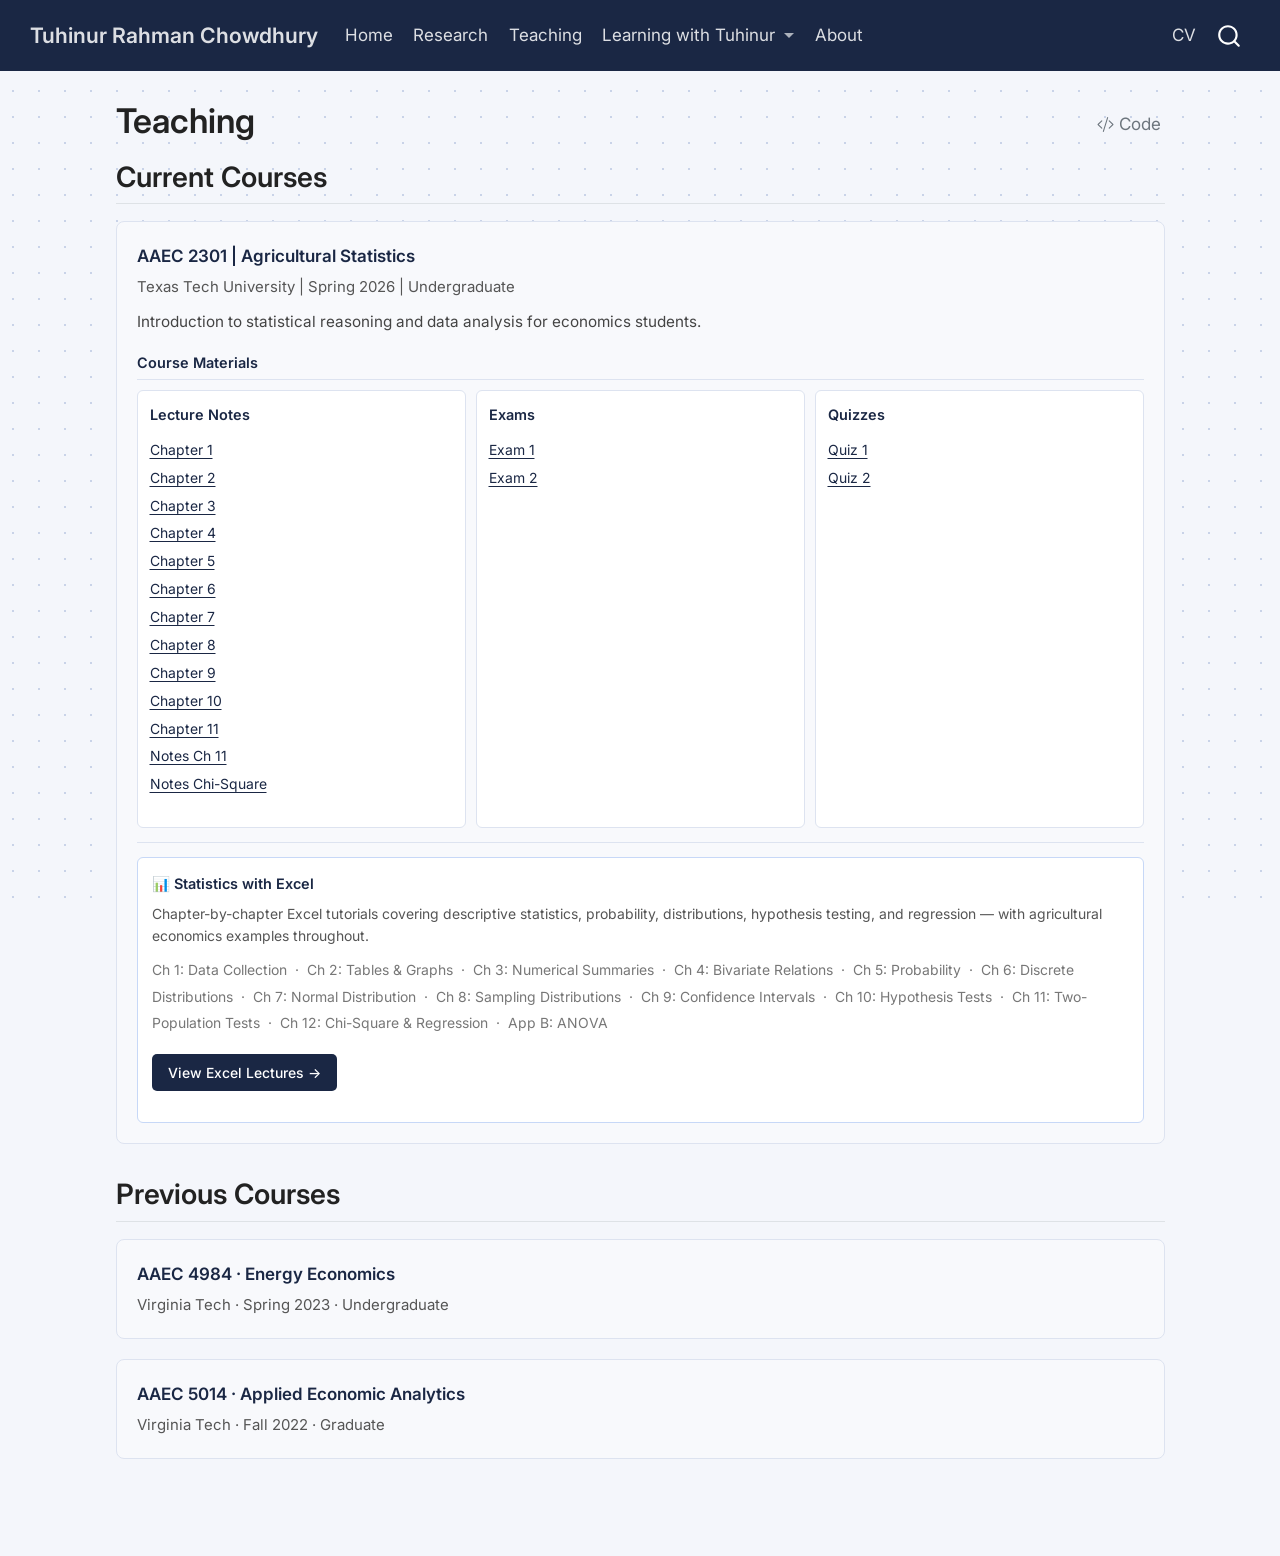
<file: docs/teaching.html>
<!DOCTYPE html>
<html xmlns="http://www.w3.org/1999/xhtml" lang="en" xml:lang="en"><head>

<meta charset="utf-8">
<meta name="generator" content="quarto-1.9.36">

<meta name="viewport" content="width=device-width, initial-scale=1.0, user-scalable=yes">


<title>Teaching – Tuhinur Rahman Chowdhury</title>
<style>
/* Default styles provided by pandoc.
** See https://pandoc.org/MANUAL.html#variables-for-html for config info.
*/
code{white-space: pre-wrap;}
span.smallcaps{font-variant: small-caps;}
div.columns{display: flex; gap: min(4vw, 1.5em);}
div.column{flex: auto; overflow-x: auto;}
div.hanging-indent{margin-left: 1.5em; text-indent: -1.5em;}
ul.task-list{list-style: none;}
ul.task-list li input[type="checkbox"] {
  width: 0.8em;
  margin: 0 0.8em 0.2em -1em; /* quarto-specific, see https://github.com/quarto-dev/quarto-cli/issues/4556 */ 
  vertical-align: middle;
}
/* CSS for syntax highlighting */
html { -webkit-text-size-adjust: 100%; }
pre > code.sourceCode { white-space: pre; position: relative; }
pre > code.sourceCode > span { display: inline-block; line-height: 1.25; }
pre > code.sourceCode > span:empty { height: 1.2em; }
.sourceCode { overflow: visible; }
code.sourceCode > span { color: inherit; text-decoration: inherit; }
div.sourceCode { margin: 1em 0; }
pre.sourceCode { margin: 0; }
@media screen {
div.sourceCode { overflow: auto; }
}
@media print {
pre > code.sourceCode { white-space: pre-wrap; }
pre > code.sourceCode > span { text-indent: -5em; padding-left: 5em; }
}
pre.numberSource code
  { counter-reset: source-line 0; }
pre.numberSource code > span
  { position: relative; left: -4em; counter-increment: source-line; }
pre.numberSource code > span > a:first-child::before
  { content: counter(source-line);
    position: relative; left: -1em; text-align: right; vertical-align: baseline;
    border: none; display: inline-block;
    -webkit-touch-callout: none; -webkit-user-select: none;
    -khtml-user-select: none; -moz-user-select: none;
    -ms-user-select: none; user-select: none;
    padding: 0 4px; width: 4em;
  }
pre.numberSource { margin-left: 3em;  padding-left: 4px; }
div.sourceCode
  {   }
@media screen {
pre > code.sourceCode > span > a:first-child::before { text-decoration: underline; }
}
</style>


<script src="site_libs/quarto-nav/quarto-nav.js"></script>
<script src="site_libs/quarto-nav/headroom.min.js"></script>
<script src="site_libs/clipboard/clipboard.min.js"></script>
<script src="site_libs/quarto-search/autocomplete.umd.js"></script>
<script src="site_libs/quarto-search/fuse.min.js"></script>
<script src="site_libs/quarto-search/quarto-search.js"></script>
<meta name="quarto:offset" content="./">
<script src="site_libs/quarto-html/quarto.js" type="module"></script>
<script src="site_libs/quarto-html/tabsets/tabsets.js" type="module"></script>
<script src="site_libs/quarto-html/popper.min.js"></script>
<script src="site_libs/quarto-html/tippy.umd.min.js"></script>
<script src="site_libs/quarto-html/anchor.min.js"></script>
<link href="site_libs/quarto-html/tippy.css" rel="stylesheet">
<link href="site_libs/quarto-html/quarto-syntax-highlighting-845c23b38eaddc0f92fda52bfe77a8c8.css" rel="stylesheet" id="quarto-text-highlighting-styles">
<script src="site_libs/bootstrap/bootstrap.min.js"></script>
<link href="site_libs/bootstrap/bootstrap-icons.css" rel="stylesheet">
<link href="site_libs/bootstrap/bootstrap-47b13caf589ca35fbf8d9eb3292ab7b1.min.css" rel="stylesheet" append-hash="true" id="quarto-bootstrap" data-mode="light">
<script id="quarto-search-options" type="application/json">{
  "location": "navbar",
  "copy-button": false,
  "collapse-after": 3,
  "panel-placement": "end",
  "type": "overlay",
  "limit": 50,
  "keyboard-shortcut": [
    "f",
    "/",
    "s"
  ],
  "show-item-context": false,
  "language": {
    "search-no-results-text": "No results",
    "search-matching-documents-text": "matching documents",
    "search-copy-link-title": "Copy link to search",
    "search-hide-matches-text": "Hide additional matches",
    "search-more-match-text": "more match in this document",
    "search-more-matches-text": "more matches in this document",
    "search-clear-button-title": "Clear",
    "search-text-placeholder": "",
    "search-detached-cancel-button-title": "Cancel",
    "search-submit-button-title": "Submit",
    "search-label": "Search"
  }
}</script>


</head>

<body class="nav-fixed quarto-light">

<div id="quarto-search-results"></div>
  <header id="quarto-header" class="headroom fixed-top">
    <nav class="navbar navbar-expand-lg " data-bs-theme="dark">
      <div class="navbar-container container-fluid">
      <div class="navbar-brand-container mx-auto">
    <a class="navbar-brand" href="./index.html">
    <span class="navbar-title">Tuhinur Rahman Chowdhury</span>
    </a>
  </div>
            <div id="quarto-search" class="" title="Search"></div>
          <button class="navbar-toggler" type="button" data-bs-toggle="collapse" data-bs-target="#navbarCollapse" aria-controls="navbarCollapse" role="menu" aria-expanded="false" aria-label="Toggle navigation" onclick="if (window.quartoToggleHeadroom) { window.quartoToggleHeadroom(); }">
  <span class="navbar-toggler-icon"></span>
</button>
          <div class="collapse navbar-collapse" id="navbarCollapse">
            <ul class="navbar-nav navbar-nav-scroll me-auto">
  <li class="nav-item">
    <a class="nav-link" href="./index.html"> 
<span class="menu-text">Home</span></a>
  </li>  
  <li class="nav-item">
    <a class="nav-link" href="./research.html"> 
<span class="menu-text">Research</span></a>
  </li>  
  <li class="nav-item">
    <a class="nav-link active" href="./teaching.html" aria-current="page"> 
<span class="menu-text">Teaching</span></a>
  </li>  
  <li class="nav-item dropdown ">
    <a class="nav-link dropdown-toggle" href="#" id="nav-menu-learning-with-tuhinur" role="link" data-bs-toggle="dropdown" aria-expanded="false">
 <span class="menu-text">Learning with Tuhinur</span>
    </a>
    <ul class="dropdown-menu" aria-labelledby="nav-menu-learning-with-tuhinur">    
        <li>
    <a class="dropdown-item" href="./causal-modeling.html">
 <span class="dropdown-text">Causal Modeling</span></a>
  </li>  
        <li>
    <a class="dropdown-item" href="./big-data-ml.html">
 <span class="dropdown-text">Big Data &amp; Machine Learning</span></a>
  </li>  
        <li>
    <a class="dropdown-item" href="./time-series.html">
 <span class="dropdown-text">Time Series Forecasting</span></a>
  </li>  
    </ul>
  </li>
  <li class="nav-item">
    <a class="nav-link" href="./about.html"> 
<span class="menu-text">About</span></a>
  </li>  
</ul>
            <ul class="navbar-nav navbar-nav-scroll ms-auto">
  <li class="nav-item">
    <a class="nav-link" href="./cv.html"> 
<span class="menu-text">CV</span></a>
  </li>  
</ul>
          </div> <!-- /navcollapse -->
            <div class="quarto-navbar-tools">
</div>
      </div> <!-- /container-fluid -->
    </nav>
</header>
<!-- content -->
<div id="quarto-content" class="quarto-container page-columns page-rows-contents page-layout-full page-navbar">
<!-- sidebar -->
<!-- margin-sidebar -->
    
<!-- main -->
<main class="content column-page" id="quarto-document-content">

<header id="title-block-header" class="quarto-title-block default">
<div class="quarto-title">
<div class="quarto-title-block"><div><h1 class="title">Teaching</h1><button type="button" class="btn code-tools-button" id="quarto-code-tools-source"><i class="bi"></i> Code</button></div></div>
</div>



<div class="quarto-title-meta column-page">

    
  
    
  </div>
  


</header>


<section id="current-courses" class="level2">
<h2 class="anchored" data-anchor-id="current-courses">Current Courses</h2>
<div style="border:1px solid #dde3f0; border-radius:8px; padding:20px; margin-bottom:20px; background:#f8f9fc;">
<div style="font-size:1rem; font-weight:600; color:#1a2744;">
AAEC 2301 | Agricultural Statistics
</div>
<div style="font-size:0.88rem; color:#555; margin-top:4px;">
Texas Tech University | Spring 2026 | Undergraduate
</div>
<div style="font-size:0.9rem; color:#444; margin-top:8px; margin-bottom:16px;">
Introduction to statistical reasoning and data analysis for economics students.
</div>
<div style="font-size:0.85rem; font-weight:600; color:#1a2744; margin-bottom:8px; border-bottom:1px solid #dde3f0; padding-bottom:4px;">
Course Materials
</div>
<div style="display:grid; grid-template-columns:1fr 1fr 1fr; gap:10px; margin-top:10px;">
<div style="background:white; border:1px solid #dde3f0; border-radius:6px; padding:12px;">
<div style="font-size:0.85rem; font-weight:600; color:#1a2744; margin-bottom:8px;">
Lecture Notes
</div>
<div style="font-size:0.82rem; color:#444; line-height:2;">
<p><a href="materials/Chapter 1.pdf" style="color:#1a2744; display:block;">Chapter 1</a> <a href="materials/Chapter 2 notes.pdf" style="color:#1a2744; display:block;">Chapter 2</a> <a href="materials/Chapter 3.pdf" style="color:#1a2744; display:block;">Chapter 3</a> <a href="materials/Chapter 4.pdf" style="color:#1a2744; display:block;">Chapter 4</a> <a href="materials/Chapter 5.pdf" style="color:#1a2744; display:block;">Chapter 5</a> <a href="materials/Chapter 6.pdf" style="color:#1a2744; display:block;">Chapter 6</a> <a href="materials/Chapter 7.pdf" style="color:#1a2744; display:block;">Chapter 7</a> <a href="materials/Chapter 8.pdf" style="color:#1a2744; display:block;">Chapter 8</a> <a href="materials/Chapter 9.pdf" style="color:#1a2744; display:block;">Chapter 9</a> <a href="materials/Chapter 10.pdf" style="color:#1a2744; display:block;">Chapter 10</a> <a href="materials/Chapter 11(2).pdf" style="color:#1a2744; display:block;">Chapter 11</a> <a href="materials/Notes_Ch11.pdf" style="color:#1a2744; display:block;">Notes Ch 11</a> <a href="materials/Notes_Chi-Square.pdf" style="color:#1a2744; display:block;">Notes Chi-Square</a></p>
</div>
</div>
<div style="background:white; border:1px solid #dde3f0; border-radius:6px; padding:12px;">
<div style="font-size:0.85rem; font-weight:600; color:#1a2744; margin-bottom:8px;">
Exams
</div>
<div style="font-size:0.82rem; color:#444; line-height:2;">
<p><a href="materials/exam1.pdf" style="color:#1a2744; display:block;">Exam 1</a> <a href="materials/exam2.pdf" style="color:#1a2744; display:block;">Exam 2</a></p>
</div>
</div>
<div style="background:white; border:1px solid #dde3f0; border-radius:6px; padding:12px;">
<div style="font-size:0.85rem; font-weight:600; color:#1a2744; margin-bottom:8px;">
Quizzes
</div>
<div style="font-size:0.82rem; color:#444; line-height:2;">
<p><a href="materials/quiz1.pdf" style="color:#1a2744; display:block;">Quiz 1</a> <a href="materials/quiz2.pdf" style="color:#1a2744; display:block;">Quiz 2</a></p>
</div>
</div>
</div>
<div style="margin-top:14px; border-top:1px solid #dde3f0; padding-top:14px;">
<div style="background:white; border:1px solid #c7d8f7; border-radius:6px; padding:14px;">
<div style="font-size:0.85rem; font-weight:600; color:#1a2744; margin-bottom:6px;">
📊 Statistics with Excel
</div>
<div style="font-size:0.82rem; color:#555; margin-bottom:10px; line-height:1.6;">
Chapter-by-chapter Excel tutorials covering descriptive statistics, probability, distributions, hypothesis testing, and regression — with agricultural economics examples throughout.
</div>
<div style="font-size:0.82rem; color:#777; margin-bottom:10px; line-height:1.9;">
<p>Ch 1: Data Collection &nbsp;·&nbsp; Ch 2: Tables &amp; Graphs &nbsp;·&nbsp; Ch 3: Numerical Summaries &nbsp;·&nbsp; Ch 4: Bivariate Relations &nbsp;·&nbsp; Ch 5: Probability &nbsp;·&nbsp; Ch 6: Discrete Distributions &nbsp;·&nbsp; Ch 7: Normal Distribution &nbsp;·&nbsp; Ch 8: Sampling Distributions &nbsp;·&nbsp; Ch 9: Confidence Intervals &nbsp;·&nbsp; Ch 10: Hypothesis Tests &nbsp;·&nbsp; Ch 11: Two-Population Tests &nbsp;·&nbsp; Ch 12: Chi-Square &amp; Regression &nbsp;·&nbsp; App B: ANOVA</p>
</div>
<p><a href="stats-excel.html" style="display:inline-block; background:#1a2744; color:white; font-size:0.82rem; font-weight:500; padding:7px 16px; border-radius:5px; text-decoration:none;">View Excel Lectures →</a></p>
</div>
</div>
</div>
</section>
<section id="previous-courses" class="level2">
<h2 class="anchored" data-anchor-id="previous-courses">Previous Courses</h2>
<div style="border:1px solid #dde3f0; border-radius:8px; padding:20px; margin-bottom:20px; background:#f8f9fc;">
<div style="font-size:1rem; font-weight:600; color:#1a2744;">
AAEC 4984 · Energy Economics
</div>
<div style="font-size:0.88rem; color:#555; margin-top:4px;">
Virginia Tech · Spring 2023 · Undergraduate
</div>
</div>
<div style="border:1px solid #dde3f0; border-radius:8px; padding:20px; margin-bottom:20px; background:#f8f9fc;">
<div style="font-size:1rem; font-weight:600; color:#1a2744;">
AAEC 5014 · Applied Economic Analytics
</div>
<div style="font-size:0.88rem; color:#555; margin-top:4px;">
Virginia Tech · Fall 2022 · Graduate
</div>
</div>


<!-- -->

</section>

</main> <!-- /main -->
<script id="quarto-html-after-body" type="application/javascript">
  window.document.addEventListener("DOMContentLoaded", function (event) {
    const icon = "";
    const anchorJS = new window.AnchorJS();
    anchorJS.options = {
      placement: 'right',
      icon: icon
    };
    anchorJS.add('.anchored');
    const isCodeAnnotation = (el) => {
      for (const clz of el.classList) {
        if (clz.startsWith('code-annotation-')) {                     
          return true;
        }
      }
      return false;
    }
    const onCopySuccess = function(e) {
      // button target
      const button = e.trigger;
      // don't keep focus
      button.blur();
      // flash "checked"
      button.classList.add('code-copy-button-checked');
      var currentTitle = button.getAttribute("title");
      button.setAttribute("title", "Copied!");
      let tooltip;
      if (window.bootstrap) {
        button.setAttribute("data-bs-toggle", "tooltip");
        button.setAttribute("data-bs-placement", "left");
        button.setAttribute("data-bs-title", "Copied!");
        tooltip = new bootstrap.Tooltip(button, 
          { trigger: "manual", 
            customClass: "code-copy-button-tooltip",
            offset: [0, -8]});
        tooltip.show();    
      }
      setTimeout(function() {
        if (tooltip) {
          tooltip.hide();
          button.removeAttribute("data-bs-title");
          button.removeAttribute("data-bs-toggle");
          button.removeAttribute("data-bs-placement");
        }
        button.setAttribute("title", currentTitle);
        button.classList.remove('code-copy-button-checked');
      }, 1000);
      // clear code selection
      e.clearSelection();
    }
    const getTextToCopy = function(trigger) {
      const outerScaffold = trigger.parentElement.cloneNode(true);
      const codeEl = outerScaffold.querySelector('code');
      for (const childEl of codeEl.children) {
        if (isCodeAnnotation(childEl)) {
          childEl.remove();
        }
      }
      return codeEl.innerText;
    }
    const clipboard = new window.ClipboardJS('.code-copy-button:not([data-in-quarto-modal])', {
      text: getTextToCopy
    });
    clipboard.on('success', onCopySuccess);
    if (window.document.getElementById('quarto-embedded-source-code-modal')) {
      const clipboardModal = new window.ClipboardJS('.code-copy-button[data-in-quarto-modal]', {
        text: getTextToCopy,
        container: window.document.getElementById('quarto-embedded-source-code-modal')
      });
      clipboardModal.on('success', onCopySuccess);
    }
    const viewSource = window.document.getElementById('quarto-view-source') ||
                       window.document.getElementById('quarto-code-tools-source');
    if (viewSource) {
      const sourceUrl = viewSource.getAttribute("data-quarto-source-url");
      viewSource.addEventListener("click", function(e) {
        if (sourceUrl) {
          // rstudio viewer pane
          if (/\bcapabilities=\b/.test(window.location)) {
            window.open(sourceUrl);
          } else {
            window.location.href = sourceUrl;
          }
        } else {
          const modal = new bootstrap.Modal(document.getElementById('quarto-embedded-source-code-modal'));
          modal.show();
        }
        return false;
      });
    }
    function toggleCodeHandler(show) {
      return function(e) {
        const detailsSrc = window.document.querySelectorAll(".cell > details > .sourceCode");
        for (let i=0; i<detailsSrc.length; i++) {
          const details = detailsSrc[i].parentElement;
          if (show) {
            details.open = true;
          } else {
            details.removeAttribute("open");
          }
        }
        const cellCodeDivs = window.document.querySelectorAll(".cell > .sourceCode");
        const fromCls = show ? "hidden" : "unhidden";
        const toCls = show ? "unhidden" : "hidden";
        for (let i=0; i<cellCodeDivs.length; i++) {
          const codeDiv = cellCodeDivs[i];
          if (codeDiv.classList.contains(fromCls)) {
            codeDiv.classList.remove(fromCls);
            codeDiv.classList.add(toCls);
          } 
        }
        return false;
      }
    }
    const hideAllCode = window.document.getElementById("quarto-hide-all-code");
    if (hideAllCode) {
      hideAllCode.addEventListener("click", toggleCodeHandler(false));
    }
    const showAllCode = window.document.getElementById("quarto-show-all-code");
    if (showAllCode) {
      showAllCode.addEventListener("click", toggleCodeHandler(true));
    }
      var localhostRegex = new RegExp(/^(?:http|https):\/\/localhost\:?[0-9]*\//);
      var mailtoRegex = new RegExp(/^mailto:/);
        var filterRegex = new RegExp('/' + window.location.host + '/');
      var isInternal = (href) => {
          return filterRegex.test(href) || localhostRegex.test(href) || mailtoRegex.test(href);
      }
      // Inspect non-navigation links and adorn them if external
     var links = window.document.querySelectorAll('a[href]:not(.nav-link):not(.navbar-brand):not(.toc-action):not(.sidebar-link):not(.sidebar-item-toggle):not(.pagination-link):not(.no-external):not([aria-hidden]):not(.dropdown-item):not(.quarto-navigation-tool):not(.about-link)');
      for (var i=0; i<links.length; i++) {
        const link = links[i];
        if (!isInternal(link.href)) {
          // undo the damage that might have been done by quarto-nav.js in the case of
          // links that we want to consider external
          if (link.dataset.originalHref !== undefined) {
            link.href = link.dataset.originalHref;
          }
        }
      }
    function tippyHover(el, contentFn, onTriggerFn, onUntriggerFn) {
      const config = {
        allowHTML: true,
        maxWidth: 500,
        delay: 100,
        arrow: false,
        appendTo: function(el) {
            return el.parentElement;
        },
        interactive: true,
        interactiveBorder: 10,
        theme: 'quarto',
        placement: 'bottom-start',
      };
      if (contentFn) {
        config.content = contentFn;
      }
      if (onTriggerFn) {
        config.onTrigger = onTriggerFn;
      }
      if (onUntriggerFn) {
        config.onUntrigger = onUntriggerFn;
      }
      window.tippy(el, config); 
    }
    const noterefs = window.document.querySelectorAll('a[role="doc-noteref"]');
    for (var i=0; i<noterefs.length; i++) {
      const ref = noterefs[i];
      tippyHover(ref, function() {
        // use id or data attribute instead here
        let href = ref.getAttribute('data-footnote-href') || ref.getAttribute('href');
        try { href = new URL(href).hash; } catch {}
        const id = href.replace(/^#\/?/, "");
        const note = window.document.getElementById(id);
        if (note) {
          return note.innerHTML;
        } else {
          return "";
        }
      });
    }
    const xrefs = window.document.querySelectorAll('a.quarto-xref');
    const processXRef = (id, note) => {
      // Strip column container classes
      const stripColumnClz = (el) => {
        el.classList.remove("page-full", "page-columns");
        if (el.children) {
          for (const child of el.children) {
            stripColumnClz(child);
          }
        }
      }
      stripColumnClz(note)
      if (id === null || id.startsWith('sec-')) {
        // Special case sections, only their first couple elements
        const container = document.createElement("div");
        if (note.children && note.children.length > 2) {
          container.appendChild(note.children[0].cloneNode(true));
          for (let i = 1; i < note.children.length; i++) {
            const child = note.children[i];
            if (child.tagName === "P" && child.innerText === "") {
              continue;
            } else {
              container.appendChild(child.cloneNode(true));
              break;
            }
          }
          if (window.Quarto?.typesetMath) {
            window.Quarto.typesetMath(container);
          }
          return container.innerHTML
        } else {
          if (window.Quarto?.typesetMath) {
            window.Quarto.typesetMath(note);
          }
          return note.innerHTML;
        }
      } else {
        // Remove any anchor links if they are present
        const anchorLink = note.querySelector('a.anchorjs-link');
        if (anchorLink) {
          anchorLink.remove();
        }
        if (window.Quarto?.typesetMath) {
          window.Quarto.typesetMath(note);
        }
        if (note.classList.contains("callout")) {
          return note.outerHTML;
        } else {
          return note.innerHTML;
        }
      }
    }
    for (var i=0; i<xrefs.length; i++) {
      const xref = xrefs[i];
      tippyHover(xref, undefined, function(instance) {
        instance.disable();
        let url = xref.getAttribute('href');
        let hash = undefined; 
        if (url.startsWith('#')) {
          hash = url;
        } else {
          try { hash = new URL(url).hash; } catch {}
        }
        if (hash) {
          const id = hash.replace(/^#\/?/, "");
          const note = window.document.getElementById(id);
          if (note !== null) {
            try {
              const html = processXRef(id, note.cloneNode(true));
              instance.setContent(html);
            } finally {
              instance.enable();
              instance.show();
            }
          } else {
            // See if we can fetch this
            fetch(url.split('#')[0])
            .then(res => res.text())
            .then(html => {
              const parser = new DOMParser();
              const htmlDoc = parser.parseFromString(html, "text/html");
              const note = htmlDoc.getElementById(id);
              if (note !== null) {
                const html = processXRef(id, note);
                instance.setContent(html);
              } 
            }).finally(() => {
              instance.enable();
              instance.show();
            });
          }
        } else {
          // See if we can fetch a full url (with no hash to target)
          // This is a special case and we should probably do some content thinning / targeting
          fetch(url)
          .then(res => res.text())
          .then(html => {
            const parser = new DOMParser();
            const htmlDoc = parser.parseFromString(html, "text/html");
            const note = htmlDoc.querySelector('main.content');
            if (note !== null) {
              // This should only happen for chapter cross references
              // (since there is no id in the URL)
              // remove the first header
              if (note.children.length > 0 && note.children[0].tagName === "HEADER") {
                note.children[0].remove();
              }
              const html = processXRef(null, note);
              instance.setContent(html);
            } 
          }).finally(() => {
            instance.enable();
            instance.show();
          });
        }
      }, function(instance) {
      });
    }
        let selectedAnnoteEl;
        const selectorForAnnotation = ( cell, annotation) => {
          let cellAttr = 'data-code-cell="' + cell + '"';
          let lineAttr = 'data-code-annotation="' +  annotation + '"';
          const selector = 'span[' + cellAttr + '][' + lineAttr + ']';
          return selector;
        }
        const selectCodeLines = (annoteEl) => {
          const doc = window.document;
          const targetCell = annoteEl.getAttribute("data-target-cell");
          const targetAnnotation = annoteEl.getAttribute("data-target-annotation");
          const annoteSpan = window.document.querySelector(selectorForAnnotation(targetCell, targetAnnotation));
          const lines = annoteSpan.getAttribute("data-code-lines").split(",");
          const lineIds = lines.map((line) => {
            return targetCell + "-" + line;
          })
          let top = null;
          let height = null;
          let parent = null;
          if (lineIds.length > 0) {
              //compute the position of the single el (top and bottom and make a div)
              const el = window.document.getElementById(lineIds[0]);
              top = el.offsetTop;
              height = el.offsetHeight;
              parent = el.parentElement.parentElement;
            if (lineIds.length > 1) {
              const lastEl = window.document.getElementById(lineIds[lineIds.length - 1]);
              const bottom = lastEl.offsetTop + lastEl.offsetHeight;
              height = bottom - top;
            }
            if (top !== null && height !== null && parent !== null) {
              // cook up a div (if necessary) and position it 
              let div = window.document.getElementById("code-annotation-line-highlight");
              if (div === null) {
                div = window.document.createElement("div");
                div.setAttribute("id", "code-annotation-line-highlight");
                div.style.position = 'absolute';
                parent.appendChild(div);
              }
              div.style.top = top - 2 + "px";
              div.style.height = height + 4 + "px";
              div.style.left = 0;
              let gutterDiv = window.document.getElementById("code-annotation-line-highlight-gutter");
              if (gutterDiv === null) {
                gutterDiv = window.document.createElement("div");
                gutterDiv.setAttribute("id", "code-annotation-line-highlight-gutter");
                gutterDiv.style.position = 'absolute';
                const codeCell = window.document.getElementById(targetCell);
                const gutter = codeCell.querySelector('.code-annotation-gutter');
                gutter.appendChild(gutterDiv);
              }
              gutterDiv.style.top = top - 2 + "px";
              gutterDiv.style.height = height + 4 + "px";
            }
            selectedAnnoteEl = annoteEl;
          }
        };
        const unselectCodeLines = () => {
          const elementsIds = ["code-annotation-line-highlight", "code-annotation-line-highlight-gutter"];
          elementsIds.forEach((elId) => {
            const div = window.document.getElementById(elId);
            if (div) {
              div.remove();
            }
          });
          selectedAnnoteEl = undefined;
        };
          // Handle positioning of the toggle
      window.addEventListener(
        "resize",
        throttle(() => {
          elRect = undefined;
          if (selectedAnnoteEl) {
            selectCodeLines(selectedAnnoteEl);
          }
        }, 10)
      );
      function throttle(fn, ms) {
      let throttle = false;
      let timer;
        return (...args) => {
          if(!throttle) { // first call gets through
              fn.apply(this, args);
              throttle = true;
          } else { // all the others get throttled
              if(timer) clearTimeout(timer); // cancel #2
              timer = setTimeout(() => {
                fn.apply(this, args);
                timer = throttle = false;
              }, ms);
          }
        };
      }
        // Attach click handler to the DT
        const annoteDls = window.document.querySelectorAll('dt[data-target-cell]');
        for (const annoteDlNode of annoteDls) {
          annoteDlNode.addEventListener('click', (event) => {
            const clickedEl = event.target;
            if (clickedEl !== selectedAnnoteEl) {
              unselectCodeLines();
              const activeEl = window.document.querySelector('dt[data-target-cell].code-annotation-active');
              if (activeEl) {
                activeEl.classList.remove('code-annotation-active');
              }
              selectCodeLines(clickedEl);
              clickedEl.classList.add('code-annotation-active');
            } else {
              // Unselect the line
              unselectCodeLines();
              clickedEl.classList.remove('code-annotation-active');
            }
          });
        }
    const findCites = (el) => {
      const parentEl = el.parentElement;
      if (parentEl) {
        const cites = parentEl.dataset.cites;
        if (cites) {
          return {
            el,
            cites: cites.split(' ')
          };
        } else {
          return findCites(el.parentElement)
        }
      } else {
        return undefined;
      }
    };
    var bibliorefs = window.document.querySelectorAll('a[role="doc-biblioref"]');
    for (var i=0; i<bibliorefs.length; i++) {
      const ref = bibliorefs[i];
      const citeInfo = findCites(ref);
      if (citeInfo) {
        tippyHover(citeInfo.el, function() {
          var popup = window.document.createElement('div');
          citeInfo.cites.forEach(function(cite) {
            var citeDiv = window.document.createElement('div');
            citeDiv.classList.add('hanging-indent');
            citeDiv.classList.add('csl-entry');
            var biblioDiv = window.document.getElementById('ref-' + cite);
            if (biblioDiv) {
              citeDiv.innerHTML = biblioDiv.innerHTML;
            }
            popup.appendChild(citeDiv);
          });
          return popup.innerHTML;
        });
      }
    }
  });
  </script><div class="modal fade" id="quarto-embedded-source-code-modal" tabindex="-1" aria-labelledby="quarto-embedded-source-code-modal-label" aria-hidden="true"><div class="modal-dialog modal-dialog-scrollable"><div class="modal-content"><div class="modal-header"><h5 class="modal-title" id="quarto-embedded-source-code-modal-label">Source Code</h5><button class="btn-close" data-bs-dismiss="modal"></button></div><div class="modal-body"><div class="">
<div class="code-copy-outer-scaffold"><div class="sourceCode" id="cb1" data-shortcodes="false"><pre class="sourceCode markdown code-with-copy"><code class="sourceCode markdown"><span id="cb1-1"><a href="#cb1-1" aria-hidden="true" tabindex="-1"></a><span class="co">---</span></span>
<span id="cb1-2"><a href="#cb1-2" aria-hidden="true" tabindex="-1"></a><span class="an">title:</span><span class="co"> "Teaching"</span></span>
<span id="cb1-3"><a href="#cb1-3" aria-hidden="true" tabindex="-1"></a><span class="an">page-layout:</span><span class="co"> full</span></span>
<span id="cb1-4"><a href="#cb1-4" aria-hidden="true" tabindex="-1"></a><span class="an">toc:</span><span class="co"> false</span></span>
<span id="cb1-5"><a href="#cb1-5" aria-hidden="true" tabindex="-1"></a><span class="co">---</span></span>
<span id="cb1-6"><a href="#cb1-6" aria-hidden="true" tabindex="-1"></a></span>
<span id="cb1-7"><a href="#cb1-7" aria-hidden="true" tabindex="-1"></a><span class="fu">## Current Courses</span></span>
<span id="cb1-8"><a href="#cb1-8" aria-hidden="true" tabindex="-1"></a></span>
<span id="cb1-9"><a href="#cb1-9" aria-hidden="true" tabindex="-1"></a><span class="dt">&lt;</span><span class="kw">div</span><span class="ot"> style</span><span class="op">=</span><span class="st">"border:1px solid #dde3f0; border-radius:8px; padding:20px; margin-bottom:20px; background:#f8f9fc;"</span><span class="dt">&gt;</span></span>
<span id="cb1-10"><a href="#cb1-10" aria-hidden="true" tabindex="-1"></a><span class="dt">&lt;</span><span class="kw">div</span><span class="ot"> style</span><span class="op">=</span><span class="st">"font-size:1rem; font-weight:600; color:#1a2744;"</span><span class="dt">&gt;</span>AAEC 2301 | Agricultural Statistics<span class="dt">&lt;/</span><span class="kw">div</span><span class="dt">&gt;</span></span>
<span id="cb1-11"><a href="#cb1-11" aria-hidden="true" tabindex="-1"></a><span class="dt">&lt;</span><span class="kw">div</span><span class="ot"> style</span><span class="op">=</span><span class="st">"font-size:0.88rem; color:#555; margin-top:4px;"</span><span class="dt">&gt;</span>Texas Tech University | Spring 2026 | Undergraduate<span class="dt">&lt;/</span><span class="kw">div</span><span class="dt">&gt;</span></span>
<span id="cb1-12"><a href="#cb1-12" aria-hidden="true" tabindex="-1"></a><span class="dt">&lt;</span><span class="kw">div</span><span class="ot"> style</span><span class="op">=</span><span class="st">"font-size:0.9rem; color:#444; margin-top:8px; margin-bottom:16px;"</span><span class="dt">&gt;</span>Introduction to statistical reasoning and data analysis for economics students.<span class="dt">&lt;/</span><span class="kw">div</span><span class="dt">&gt;</span></span>
<span id="cb1-13"><a href="#cb1-13" aria-hidden="true" tabindex="-1"></a><span class="dt">&lt;</span><span class="kw">div</span><span class="ot"> style</span><span class="op">=</span><span class="st">"font-size:0.85rem; font-weight:600; color:#1a2744; margin-bottom:8px; border-bottom:1px solid #dde3f0; padding-bottom:4px;"</span><span class="dt">&gt;</span>Course Materials<span class="dt">&lt;/</span><span class="kw">div</span><span class="dt">&gt;</span></span>
<span id="cb1-14"><a href="#cb1-14" aria-hidden="true" tabindex="-1"></a><span class="dt">&lt;</span><span class="kw">div</span><span class="ot"> style</span><span class="op">=</span><span class="st">"display:grid; grid-template-columns:1fr 1fr 1fr; gap:10px; margin-top:10px;"</span><span class="dt">&gt;</span></span>
<span id="cb1-15"><a href="#cb1-15" aria-hidden="true" tabindex="-1"></a><span class="dt">&lt;</span><span class="kw">div</span><span class="ot"> style</span><span class="op">=</span><span class="st">"background:white; border:1px solid #dde3f0; border-radius:6px; padding:12px;"</span><span class="dt">&gt;</span></span>
<span id="cb1-16"><a href="#cb1-16" aria-hidden="true" tabindex="-1"></a><span class="dt">&lt;</span><span class="kw">div</span><span class="ot"> style</span><span class="op">=</span><span class="st">"font-size:0.85rem; font-weight:600; color:#1a2744; margin-bottom:8px;"</span><span class="dt">&gt;</span>Lecture Notes<span class="dt">&lt;/</span><span class="kw">div</span><span class="dt">&gt;</span></span>
<span id="cb1-17"><a href="#cb1-17" aria-hidden="true" tabindex="-1"></a><span class="dt">&lt;</span><span class="kw">div</span><span class="ot"> style</span><span class="op">=</span><span class="st">"font-size:0.82rem; color:#444; line-height:2;"</span><span class="dt">&gt;</span></span>
<span id="cb1-18"><a href="#cb1-18" aria-hidden="true" tabindex="-1"></a><span class="dt">&lt;</span><span class="kw">a</span><span class="ot"> href</span><span class="op">=</span><span class="st">"materials/Chapter 1.pdf"</span><span class="ot"> style</span><span class="op">=</span><span class="st">"color:#1a2744; display:block;"</span><span class="dt">&gt;</span>Chapter 1<span class="dt">&lt;/</span><span class="kw">a</span><span class="dt">&gt;</span></span>
<span id="cb1-19"><a href="#cb1-19" aria-hidden="true" tabindex="-1"></a><span class="dt">&lt;</span><span class="kw">a</span><span class="ot"> href</span><span class="op">=</span><span class="st">"materials/Chapter 2 notes.pdf"</span><span class="ot"> style</span><span class="op">=</span><span class="st">"color:#1a2744; display:block;"</span><span class="dt">&gt;</span>Chapter 2<span class="dt">&lt;/</span><span class="kw">a</span><span class="dt">&gt;</span></span>
<span id="cb1-20"><a href="#cb1-20" aria-hidden="true" tabindex="-1"></a><span class="dt">&lt;</span><span class="kw">a</span><span class="ot"> href</span><span class="op">=</span><span class="st">"materials/Chapter 3.pdf"</span><span class="ot"> style</span><span class="op">=</span><span class="st">"color:#1a2744; display:block;"</span><span class="dt">&gt;</span>Chapter 3<span class="dt">&lt;/</span><span class="kw">a</span><span class="dt">&gt;</span></span>
<span id="cb1-21"><a href="#cb1-21" aria-hidden="true" tabindex="-1"></a><span class="dt">&lt;</span><span class="kw">a</span><span class="ot"> href</span><span class="op">=</span><span class="st">"materials/Chapter 4.pdf"</span><span class="ot"> style</span><span class="op">=</span><span class="st">"color:#1a2744; display:block;"</span><span class="dt">&gt;</span>Chapter 4<span class="dt">&lt;/</span><span class="kw">a</span><span class="dt">&gt;</span></span>
<span id="cb1-22"><a href="#cb1-22" aria-hidden="true" tabindex="-1"></a><span class="dt">&lt;</span><span class="kw">a</span><span class="ot"> href</span><span class="op">=</span><span class="st">"materials/Chapter 5.pdf"</span><span class="ot"> style</span><span class="op">=</span><span class="st">"color:#1a2744; display:block;"</span><span class="dt">&gt;</span>Chapter 5<span class="dt">&lt;/</span><span class="kw">a</span><span class="dt">&gt;</span></span>
<span id="cb1-23"><a href="#cb1-23" aria-hidden="true" tabindex="-1"></a><span class="dt">&lt;</span><span class="kw">a</span><span class="ot"> href</span><span class="op">=</span><span class="st">"materials/Chapter 6.pdf"</span><span class="ot"> style</span><span class="op">=</span><span class="st">"color:#1a2744; display:block;"</span><span class="dt">&gt;</span>Chapter 6<span class="dt">&lt;/</span><span class="kw">a</span><span class="dt">&gt;</span></span>
<span id="cb1-24"><a href="#cb1-24" aria-hidden="true" tabindex="-1"></a><span class="dt">&lt;</span><span class="kw">a</span><span class="ot"> href</span><span class="op">=</span><span class="st">"materials/Chapter 7.pdf"</span><span class="ot"> style</span><span class="op">=</span><span class="st">"color:#1a2744; display:block;"</span><span class="dt">&gt;</span>Chapter 7<span class="dt">&lt;/</span><span class="kw">a</span><span class="dt">&gt;</span></span>
<span id="cb1-25"><a href="#cb1-25" aria-hidden="true" tabindex="-1"></a><span class="dt">&lt;</span><span class="kw">a</span><span class="ot"> href</span><span class="op">=</span><span class="st">"materials/Chapter 8.pdf"</span><span class="ot"> style</span><span class="op">=</span><span class="st">"color:#1a2744; display:block;"</span><span class="dt">&gt;</span>Chapter 8<span class="dt">&lt;/</span><span class="kw">a</span><span class="dt">&gt;</span></span>
<span id="cb1-26"><a href="#cb1-26" aria-hidden="true" tabindex="-1"></a><span class="dt">&lt;</span><span class="kw">a</span><span class="ot"> href</span><span class="op">=</span><span class="st">"materials/Chapter 9.pdf"</span><span class="ot"> style</span><span class="op">=</span><span class="st">"color:#1a2744; display:block;"</span><span class="dt">&gt;</span>Chapter 9<span class="dt">&lt;/</span><span class="kw">a</span><span class="dt">&gt;</span></span>
<span id="cb1-27"><a href="#cb1-27" aria-hidden="true" tabindex="-1"></a><span class="dt">&lt;</span><span class="kw">a</span><span class="ot"> href</span><span class="op">=</span><span class="st">"materials/Chapter 10.pdf"</span><span class="ot"> style</span><span class="op">=</span><span class="st">"color:#1a2744; display:block;"</span><span class="dt">&gt;</span>Chapter 10<span class="dt">&lt;/</span><span class="kw">a</span><span class="dt">&gt;</span></span>
<span id="cb1-28"><a href="#cb1-28" aria-hidden="true" tabindex="-1"></a><span class="dt">&lt;</span><span class="kw">a</span><span class="ot"> href</span><span class="op">=</span><span class="st">"materials/Chapter 11(2).pdf"</span><span class="ot"> style</span><span class="op">=</span><span class="st">"color:#1a2744; display:block;"</span><span class="dt">&gt;</span>Chapter 11<span class="dt">&lt;/</span><span class="kw">a</span><span class="dt">&gt;</span></span>
<span id="cb1-29"><a href="#cb1-29" aria-hidden="true" tabindex="-1"></a><span class="dt">&lt;</span><span class="kw">a</span><span class="ot"> href</span><span class="op">=</span><span class="st">"materials/Notes_Ch11.pdf"</span><span class="ot"> style</span><span class="op">=</span><span class="st">"color:#1a2744; display:block;"</span><span class="dt">&gt;</span>Notes Ch 11<span class="dt">&lt;/</span><span class="kw">a</span><span class="dt">&gt;</span></span>
<span id="cb1-30"><a href="#cb1-30" aria-hidden="true" tabindex="-1"></a><span class="dt">&lt;</span><span class="kw">a</span><span class="ot"> href</span><span class="op">=</span><span class="st">"materials/Notes_Chi-Square.pdf"</span><span class="ot"> style</span><span class="op">=</span><span class="st">"color:#1a2744; display:block;"</span><span class="dt">&gt;</span>Notes Chi-Square<span class="dt">&lt;/</span><span class="kw">a</span><span class="dt">&gt;</span></span>
<span id="cb1-31"><a href="#cb1-31" aria-hidden="true" tabindex="-1"></a><span class="dt">&lt;/</span><span class="kw">div</span><span class="dt">&gt;</span></span>
<span id="cb1-32"><a href="#cb1-32" aria-hidden="true" tabindex="-1"></a><span class="dt">&lt;/</span><span class="kw">div</span><span class="dt">&gt;</span></span>
<span id="cb1-33"><a href="#cb1-33" aria-hidden="true" tabindex="-1"></a><span class="dt">&lt;</span><span class="kw">div</span><span class="ot"> style</span><span class="op">=</span><span class="st">"background:white; border:1px solid #dde3f0; border-radius:6px; padding:12px;"</span><span class="dt">&gt;</span></span>
<span id="cb1-34"><a href="#cb1-34" aria-hidden="true" tabindex="-1"></a><span class="dt">&lt;</span><span class="kw">div</span><span class="ot"> style</span><span class="op">=</span><span class="st">"font-size:0.85rem; font-weight:600; color:#1a2744; margin-bottom:8px;"</span><span class="dt">&gt;</span>Exams<span class="dt">&lt;/</span><span class="kw">div</span><span class="dt">&gt;</span></span>
<span id="cb1-35"><a href="#cb1-35" aria-hidden="true" tabindex="-1"></a><span class="dt">&lt;</span><span class="kw">div</span><span class="ot"> style</span><span class="op">=</span><span class="st">"font-size:0.82rem; color:#444; line-height:2;"</span><span class="dt">&gt;</span></span>
<span id="cb1-36"><a href="#cb1-36" aria-hidden="true" tabindex="-1"></a><span class="dt">&lt;</span><span class="kw">a</span><span class="ot"> href</span><span class="op">=</span><span class="st">"materials/exam1.pdf"</span><span class="ot"> style</span><span class="op">=</span><span class="st">"color:#1a2744; display:block;"</span><span class="dt">&gt;</span>Exam 1<span class="dt">&lt;/</span><span class="kw">a</span><span class="dt">&gt;</span></span>
<span id="cb1-37"><a href="#cb1-37" aria-hidden="true" tabindex="-1"></a><span class="dt">&lt;</span><span class="kw">a</span><span class="ot"> href</span><span class="op">=</span><span class="st">"materials/exam2.pdf"</span><span class="ot"> style</span><span class="op">=</span><span class="st">"color:#1a2744; display:block;"</span><span class="dt">&gt;</span>Exam 2<span class="dt">&lt;/</span><span class="kw">a</span><span class="dt">&gt;</span></span>
<span id="cb1-38"><a href="#cb1-38" aria-hidden="true" tabindex="-1"></a><span class="dt">&lt;/</span><span class="kw">div</span><span class="dt">&gt;</span></span>
<span id="cb1-39"><a href="#cb1-39" aria-hidden="true" tabindex="-1"></a><span class="dt">&lt;/</span><span class="kw">div</span><span class="dt">&gt;</span></span>
<span id="cb1-40"><a href="#cb1-40" aria-hidden="true" tabindex="-1"></a><span class="dt">&lt;</span><span class="kw">div</span><span class="ot"> style</span><span class="op">=</span><span class="st">"background:white; border:1px solid #dde3f0; border-radius:6px; padding:12px;"</span><span class="dt">&gt;</span></span>
<span id="cb1-41"><a href="#cb1-41" aria-hidden="true" tabindex="-1"></a><span class="dt">&lt;</span><span class="kw">div</span><span class="ot"> style</span><span class="op">=</span><span class="st">"font-size:0.85rem; font-weight:600; color:#1a2744; margin-bottom:8px;"</span><span class="dt">&gt;</span>Quizzes<span class="dt">&lt;/</span><span class="kw">div</span><span class="dt">&gt;</span></span>
<span id="cb1-42"><a href="#cb1-42" aria-hidden="true" tabindex="-1"></a><span class="dt">&lt;</span><span class="kw">div</span><span class="ot"> style</span><span class="op">=</span><span class="st">"font-size:0.82rem; color:#444; line-height:2;"</span><span class="dt">&gt;</span></span>
<span id="cb1-43"><a href="#cb1-43" aria-hidden="true" tabindex="-1"></a><span class="dt">&lt;</span><span class="kw">a</span><span class="ot"> href</span><span class="op">=</span><span class="st">"materials/quiz1.pdf"</span><span class="ot"> style</span><span class="op">=</span><span class="st">"color:#1a2744; display:block;"</span><span class="dt">&gt;</span>Quiz 1<span class="dt">&lt;/</span><span class="kw">a</span><span class="dt">&gt;</span></span>
<span id="cb1-44"><a href="#cb1-44" aria-hidden="true" tabindex="-1"></a><span class="dt">&lt;</span><span class="kw">a</span><span class="ot"> href</span><span class="op">=</span><span class="st">"materials/quiz2.pdf"</span><span class="ot"> style</span><span class="op">=</span><span class="st">"color:#1a2744; display:block;"</span><span class="dt">&gt;</span>Quiz 2<span class="dt">&lt;/</span><span class="kw">a</span><span class="dt">&gt;</span></span>
<span id="cb1-45"><a href="#cb1-45" aria-hidden="true" tabindex="-1"></a><span class="dt">&lt;/</span><span class="kw">div</span><span class="dt">&gt;</span></span>
<span id="cb1-46"><a href="#cb1-46" aria-hidden="true" tabindex="-1"></a><span class="dt">&lt;/</span><span class="kw">div</span><span class="dt">&gt;</span></span>
<span id="cb1-47"><a href="#cb1-47" aria-hidden="true" tabindex="-1"></a><span class="dt">&lt;/</span><span class="kw">div</span><span class="dt">&gt;</span></span>
<span id="cb1-48"><a href="#cb1-48" aria-hidden="true" tabindex="-1"></a><span class="dt">&lt;</span><span class="kw">div</span><span class="ot"> style</span><span class="op">=</span><span class="st">"margin-top:14px; border-top:1px solid #dde3f0; padding-top:14px;"</span><span class="dt">&gt;</span></span>
<span id="cb1-49"><a href="#cb1-49" aria-hidden="true" tabindex="-1"></a><span class="dt">&lt;</span><span class="kw">div</span><span class="ot"> style</span><span class="op">=</span><span class="st">"background:white; border:1px solid #c7d8f7; border-radius:6px; padding:14px;"</span><span class="dt">&gt;</span></span>
<span id="cb1-50"><a href="#cb1-50" aria-hidden="true" tabindex="-1"></a><span class="dt">&lt;</span><span class="kw">div</span><span class="ot"> style</span><span class="op">=</span><span class="st">"font-size:0.85rem; font-weight:600; color:#1a2744; margin-bottom:6px;"</span><span class="dt">&gt;</span>📊 Statistics with Excel<span class="dt">&lt;/</span><span class="kw">div</span><span class="dt">&gt;</span></span>
<span id="cb1-51"><a href="#cb1-51" aria-hidden="true" tabindex="-1"></a><span class="dt">&lt;</span><span class="kw">div</span><span class="ot"> style</span><span class="op">=</span><span class="st">"font-size:0.82rem; color:#555; margin-bottom:10px; line-height:1.6;"</span><span class="dt">&gt;</span>Chapter-by-chapter Excel tutorials covering descriptive statistics, probability, distributions, hypothesis testing, and regression — with agricultural economics examples throughout.<span class="dt">&lt;/</span><span class="kw">div</span><span class="dt">&gt;</span></span>
<span id="cb1-52"><a href="#cb1-52" aria-hidden="true" tabindex="-1"></a><span class="dt">&lt;</span><span class="kw">div</span><span class="ot"> style</span><span class="op">=</span><span class="st">"font-size:0.82rem; color:#777; margin-bottom:10px; line-height:1.9;"</span><span class="dt">&gt;</span></span>
<span id="cb1-53"><a href="#cb1-53" aria-hidden="true" tabindex="-1"></a>Ch 1: Data Collection <span class="dv">&amp;nbsp;</span>·<span class="dv">&amp;nbsp;</span> Ch 2: Tables <span class="dv">&amp;amp;</span> Graphs <span class="dv">&amp;nbsp;</span>·<span class="dv">&amp;nbsp;</span> Ch 3: Numerical Summaries <span class="dv">&amp;nbsp;</span>·<span class="dv">&amp;nbsp;</span> Ch 4: Bivariate Relations <span class="dv">&amp;nbsp;</span>·<span class="dv">&amp;nbsp;</span> Ch 5: Probability <span class="dv">&amp;nbsp;</span>·<span class="dv">&amp;nbsp;</span> Ch 6: Discrete Distributions <span class="dv">&amp;nbsp;</span>·<span class="dv">&amp;nbsp;</span> Ch 7: Normal Distribution <span class="dv">&amp;nbsp;</span>·<span class="dv">&amp;nbsp;</span> Ch 8: Sampling Distributions <span class="dv">&amp;nbsp;</span>·<span class="dv">&amp;nbsp;</span> Ch 9: Confidence Intervals <span class="dv">&amp;nbsp;</span>·<span class="dv">&amp;nbsp;</span> Ch 10: Hypothesis Tests <span class="dv">&amp;nbsp;</span>·<span class="dv">&amp;nbsp;</span> Ch 11: Two-Population Tests <span class="dv">&amp;nbsp;</span>·<span class="dv">&amp;nbsp;</span> Ch 12: Chi-Square <span class="dv">&amp;amp;</span> Regression <span class="dv">&amp;nbsp;</span>·<span class="dv">&amp;nbsp;</span> App B: ANOVA</span>
<span id="cb1-54"><a href="#cb1-54" aria-hidden="true" tabindex="-1"></a><span class="dt">&lt;/</span><span class="kw">div</span><span class="dt">&gt;</span></span>
<span id="cb1-55"><a href="#cb1-55" aria-hidden="true" tabindex="-1"></a><span class="dt">&lt;</span><span class="kw">a</span><span class="ot"> href</span><span class="op">=</span><span class="st">"stats-excel.html"</span><span class="ot"> style</span><span class="op">=</span><span class="st">"display:inline-block; background:#1a2744; color:white; font-size:0.82rem; font-weight:500; padding:7px 16px; border-radius:5px; text-decoration:none;"</span><span class="dt">&gt;</span>View Excel Lectures →<span class="dt">&lt;/</span><span class="kw">a</span><span class="dt">&gt;</span></span>
<span id="cb1-56"><a href="#cb1-56" aria-hidden="true" tabindex="-1"></a><span class="dt">&lt;/</span><span class="kw">div</span><span class="dt">&gt;</span></span>
<span id="cb1-57"><a href="#cb1-57" aria-hidden="true" tabindex="-1"></a><span class="dt">&lt;/</span><span class="kw">div</span><span class="dt">&gt;</span></span>
<span id="cb1-58"><a href="#cb1-58" aria-hidden="true" tabindex="-1"></a><span class="dt">&lt;/</span><span class="kw">div</span><span class="dt">&gt;</span></span>
<span id="cb1-59"><a href="#cb1-59" aria-hidden="true" tabindex="-1"></a></span>
<span id="cb1-60"><a href="#cb1-60" aria-hidden="true" tabindex="-1"></a><span class="fu">## Previous Courses</span></span>
<span id="cb1-61"><a href="#cb1-61" aria-hidden="true" tabindex="-1"></a></span>
<span id="cb1-62"><a href="#cb1-62" aria-hidden="true" tabindex="-1"></a><span class="dt">&lt;</span><span class="kw">div</span><span class="ot"> style</span><span class="op">=</span><span class="st">"border:1px solid #dde3f0; border-radius:8px; padding:20px; margin-bottom:20px; background:#f8f9fc;"</span><span class="dt">&gt;</span></span>
<span id="cb1-63"><a href="#cb1-63" aria-hidden="true" tabindex="-1"></a><span class="dt">&lt;</span><span class="kw">div</span><span class="ot"> style</span><span class="op">=</span><span class="st">"font-size:1rem; font-weight:600; color:#1a2744;"</span><span class="dt">&gt;</span>AAEC 4984 · Energy Economics<span class="dt">&lt;/</span><span class="kw">div</span><span class="dt">&gt;</span></span>
<span id="cb1-64"><a href="#cb1-64" aria-hidden="true" tabindex="-1"></a><span class="dt">&lt;</span><span class="kw">div</span><span class="ot"> style</span><span class="op">=</span><span class="st">"font-size:0.88rem; color:#555; margin-top:4px;"</span><span class="dt">&gt;</span>Virginia Tech · Spring 2023 · Undergraduate<span class="dt">&lt;/</span><span class="kw">div</span><span class="dt">&gt;</span></span>
<span id="cb1-65"><a href="#cb1-65" aria-hidden="true" tabindex="-1"></a><span class="dt">&lt;/</span><span class="kw">div</span><span class="dt">&gt;</span></span>
<span id="cb1-66"><a href="#cb1-66" aria-hidden="true" tabindex="-1"></a></span>
<span id="cb1-67"><a href="#cb1-67" aria-hidden="true" tabindex="-1"></a><span class="dt">&lt;</span><span class="kw">div</span><span class="ot"> style</span><span class="op">=</span><span class="st">"border:1px solid #dde3f0; border-radius:8px; padding:20px; margin-bottom:20px; background:#f8f9fc;"</span><span class="dt">&gt;</span></span>
<span id="cb1-68"><a href="#cb1-68" aria-hidden="true" tabindex="-1"></a><span class="dt">&lt;</span><span class="kw">div</span><span class="ot"> style</span><span class="op">=</span><span class="st">"font-size:1rem; font-weight:600; color:#1a2744;"</span><span class="dt">&gt;</span>AAEC 5014 · Applied Economic Analytics<span class="dt">&lt;/</span><span class="kw">div</span><span class="dt">&gt;</span></span>
<span id="cb1-69"><a href="#cb1-69" aria-hidden="true" tabindex="-1"></a><span class="dt">&lt;</span><span class="kw">div</span><span class="ot"> style</span><span class="op">=</span><span class="st">"font-size:0.88rem; color:#555; margin-top:4px;"</span><span class="dt">&gt;</span>Virginia Tech · Fall 2022 · Graduate<span class="dt">&lt;/</span><span class="kw">div</span><span class="dt">&gt;</span></span>
<span id="cb1-70"><a href="#cb1-70" aria-hidden="true" tabindex="-1"></a><span class="dt">&lt;/</span><span class="kw">div</span><span class="dt">&gt;</span></span></code></pre></div><button title="Copy to Clipboard" class="code-copy-button" data-in-quarto-modal=""><i class="bi"></i></button></div>
</div></div></div></div></div>
</div> <!-- /content -->




</body></html>
</file>
<file: docs/site_libs/quarto-html/tippy.css>
.tippy-box[data-animation=fade][data-state=hidden]{opacity:0}[data-tippy-root]{max-width:calc(100vw - 10px)}.tippy-box{position:relative;background-color:#333;color:#fff;border-radius:4px;font-size:14px;line-height:1.4;white-space:normal;outline:0;transition-property:transform,visibility,opacity}.tippy-box[data-placement^=top]>.tippy-arrow{bottom:0}.tippy-box[data-placement^=top]>.tippy-arrow:before{bottom:-7px;left:0;border-width:8px 8px 0;border-top-color:initial;transform-origin:center top}.tippy-box[data-placement^=bottom]>.tippy-arrow{top:0}.tippy-box[data-placement^=bottom]>.tippy-arrow:before{top:-7px;left:0;border-width:0 8px 8px;border-bottom-color:initial;transform-origin:center bottom}.tippy-box[data-placement^=left]>.tippy-arrow{right:0}.tippy-box[data-placement^=left]>.tippy-arrow:before{border-width:8px 0 8px 8px;border-left-color:initial;right:-7px;transform-origin:center left}.tippy-box[data-placement^=right]>.tippy-arrow{left:0}.tippy-box[data-placement^=right]>.tippy-arrow:before{left:-7px;border-width:8px 8px 8px 0;border-right-color:initial;transform-origin:center right}.tippy-box[data-inertia][data-state=visible]{transition-timing-function:cubic-bezier(.54,1.5,.38,1.11)}.tippy-arrow{width:16px;height:16px;color:#333}.tippy-arrow:before{content:"";position:absolute;border-color:transparent;border-style:solid}.tippy-content{position:relative;padding:5px 9px;z-index:1}
</file>
<file: docs/site_libs/quarto-html/quarto-syntax-highlighting-845c23b38eaddc0f92fda52bfe77a8c8.css>
/* quarto syntax highlight colors */
:root {
  --quarto-hl-ot-color: #003B4F;
  --quarto-hl-at-color: #657422;
  --quarto-hl-ss-color: #20794D;
  --quarto-hl-an-color: #5E5E5E;
  --quarto-hl-fu-color: #4758AB;
  --quarto-hl-st-color: #20794D;
  --quarto-hl-cf-color: #003B4F;
  --quarto-hl-op-color: #5E5E5E;
  --quarto-hl-er-color: #AD0000;
  --quarto-hl-bn-color: #AD0000;
  --quarto-hl-al-color: #AD0000;
  --quarto-hl-va-color: #111111;
  --quarto-hl-bu-color: inherit;
  --quarto-hl-ex-color: inherit;
  --quarto-hl-pp-color: #AD0000;
  --quarto-hl-in-color: #5E5E5E;
  --quarto-hl-vs-color: #20794D;
  --quarto-hl-wa-color: #5E5E5E;
  --quarto-hl-do-color: #5E5E5E;
  --quarto-hl-im-color: #00769E;
  --quarto-hl-ch-color: #20794D;
  --quarto-hl-dt-color: #AD0000;
  --quarto-hl-fl-color: #AD0000;
  --quarto-hl-co-color: #5E5E5E;
  --quarto-hl-cv-color: #5E5E5E;
  --quarto-hl-cn-color: #8f5902;
  --quarto-hl-sc-color: #5E5E5E;
  --quarto-hl-dv-color: #AD0000;
  --quarto-hl-kw-color: #003B4F;
}

/* other quarto variables */
:root {
  --quarto-font-monospace: SFMono-Regular, Menlo, Monaco, Consolas, "Liberation Mono", "Courier New", monospace;
}

/* syntax highlight based on Pandoc's rules */
pre > code.sourceCode > span {
  color: #003B4F;
}

code.sourceCode > span {
  color: #003B4F;
}

div.sourceCode,
div.sourceCode pre.sourceCode {
  color: #003B4F;
}

/* Normal */
code span {
  color: #003B4F;
}

/* Alert */
code span.al {
  color: #AD0000;
  font-style: inherit;
}

/* Annotation */
code span.an {
  color: #5E5E5E;
  font-style: inherit;
}

/* Attribute */
code span.at {
  color: #657422;
  font-style: inherit;
}

/* BaseN */
code span.bn {
  color: #AD0000;
  font-style: inherit;
}

/* BuiltIn */
code span.bu {
  font-style: inherit;
}

/* ControlFlow */
code span.cf {
  color: #003B4F;
  font-weight: bold;
  font-style: inherit;
}

/* Char */
code span.ch {
  color: #20794D;
  font-style: inherit;
}

/* Constant */
code span.cn {
  color: #8f5902;
  font-style: inherit;
}

/* Comment */
code span.co {
  color: #5E5E5E;
  font-style: inherit;
}

/* CommentVar */
code span.cv {
  color: #5E5E5E;
  font-style: italic;
}

/* Documentation */
code span.do {
  color: #5E5E5E;
  font-style: italic;
}

/* DataType */
code span.dt {
  color: #AD0000;
  font-style: inherit;
}

/* DecVal */
code span.dv {
  color: #AD0000;
  font-style: inherit;
}

/* Error */
code span.er {
  color: #AD0000;
  font-style: inherit;
}

/* Extension */
code span.ex {
  font-style: inherit;
}

/* Float */
code span.fl {
  color: #AD0000;
  font-style: inherit;
}

/* Function */
code span.fu {
  color: #4758AB;
  font-style: inherit;
}

/* Import */
code span.im {
  color: #00769E;
  font-style: inherit;
}

/* Information */
code span.in {
  color: #5E5E5E;
  font-style: inherit;
}

/* Keyword */
code span.kw {
  color: #003B4F;
  font-weight: bold;
  font-style: inherit;
}

/* Operator */
code span.op {
  color: #5E5E5E;
  font-style: inherit;
}

/* Other */
code span.ot {
  color: #003B4F;
  font-style: inherit;
}

/* Preprocessor */
code span.pp {
  color: #AD0000;
  font-style: inherit;
}

/* SpecialChar */
code span.sc {
  color: #5E5E5E;
  font-style: inherit;
}

/* SpecialString */
code span.ss {
  color: #20794D;
  font-style: inherit;
}

/* String */
code span.st {
  color: #20794D;
  font-style: inherit;
}

/* Variable */
code span.va {
  color: #111111;
  font-style: inherit;
}

/* VerbatimString */
code span.vs {
  color: #20794D;
  font-style: inherit;
}

/* Warning */
code span.wa {
  color: #5E5E5E;
  font-style: italic;
}

.prevent-inlining {
  content: "</";
}

/*# sourceMappingURL=ac89f0bb514bba72461919f78549e31c.css.map */
</file>
